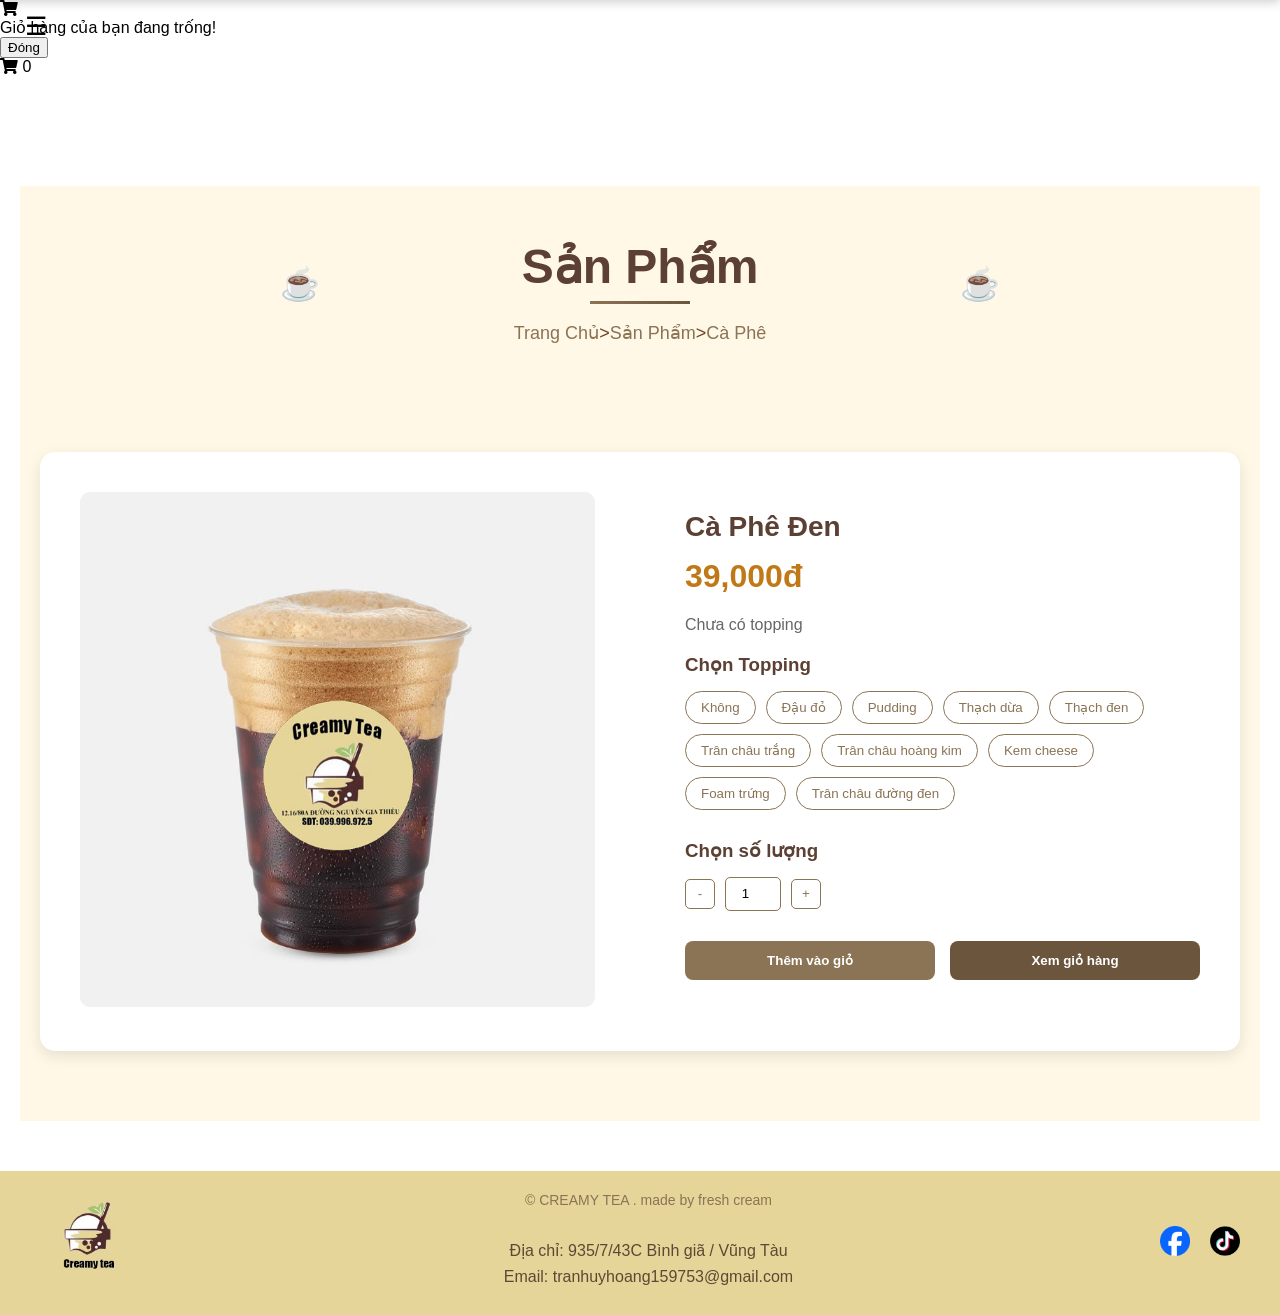
<file: capheden.html>
<!DOCTYPE html>
<html lang="vi">
<head>
    <meta charset="UTF-8">
    <meta name="viewport" content="width=device-width, initial-scale=1.0">
    <title>Chi tiết sản phẩm - Creamy Tea</title>
    <link rel="stylesheet" href="Styles/trasuakemdau.css">
    <link rel="stylesheet" href="https://cdnjs.cloudflare.com/ajax/libs/font-awesome/5.15.4/css/all.min.css">
</head>
<body>
<div class="tong">
    <!-- Thêm icon giỏ hàng vào đây -->
    <div class="notification-modal" id="notification-modal">
        <div class="modal-content">
            <div class="modal-icon">
                <i class="fas fa-shopping-cart"></i>
            </div>
            <div class="modal-text">Giỏ hàng của bạn đang trống!</div>
            <button class="modal-close">Đóng</button>
        </div>
    </div>
    <div class="cart-icon">
        <i class="fas fa-shopping-cart"></i>
        <span class="cart-count">0</span>
    </div>

    <div class="header">
        <div class="tren">
            <div class="iconcha">
                <div class="icon">☰</div>
            </div>
            <div class="menu">
                <nav>
                    <a href="index.html">Trang Chủ</a>
                    <a href="index2.html">Về Chúng Tôi</a>
                    <a href="menu.html">Menu</a>
                    <a href="tintuc.html">Tin Tức</a>
                    <a href="#">Liên hệ</a>
                </nav>
            </div>
        </div>
    </div>

    <div class="menu-container" style="background-color: #FFF8E7;">
        <div class="menu-header">
            <h1>Sản Phẩm</h1>
            <p><a href="index.html">Trang Chủ</a>><a href="menu.html">Sản Phẩm</a>><a href="capheden.html">Cà Phê</a></p>
        </div>

        <div class="product-container">
            <div class="product-image">
                <img src="images/cafe/cafe den.jpg" alt="Sản phẩm">
            </div>
            <div class="product-details">
                <h1 class="product-title">Cà Phê Đen</h1>
                <div class="product-price">39,000đ</div>
                <p class="topping-note">Chưa có topping</p>
                
                <div class="topping-section">
                    <h3>Chọn Topping</h3>
                    <div class="topping-options">
                        <button class="topping-btn">Không</button>
                        <button class="topping-btn">Đậu đỏ</button>
                        <button class="topping-btn">Pudding</button>
                        <button class="topping-btn">Thạch dừa</button>
                        <button class="topping-btn">Thạch đen</button>
                        <button class="topping-btn">Trân châu trắng</button>
                        <button class="topping-btn">Trân châu hoàng kim</button>
                        <button class="topping-btn">Kem cheese</button>
                        <button class="topping-btn">Foam trứng</button>
                        <button class="topping-btn">Trân châu đường đen</button>
                    </div>
                </div>

                <div class="quantity-section">
                    <h3>Chọn số lượng</h3>
                    <div class="quantity-control">
                        <button class="quantity-btn minus">-</button>
                        <input type="number" value="1" min="1" class="quantity-input">
                        <button class="quantity-btn plus">+</button>
                    </div>
                </div>

                <div class="action-buttons">
                    <button class="add-to-cart">Thêm vào giỏ</button>
                    <button class="buy-now">Xem giỏ hàng</button>
                </div>
            </div>
        </div>
    </div>

    <div class="bottom">
        <div class="bottom-content">
            <div class="logo">
                <img src="Logo/logo.jpg" alt="Creamy Tea Logo">
            </div>
            <div class="info-container">
                <div class="copyright">
                    © CREAMY TEA . made by fresh cream
                </div>
                <div class="contact-info">
                    <p class="address">Địa chỉ: 935/7/43C Bình giã / Vũng Tàu</p>
                    <p class="email">Email: tranhuyhoang159753@gmail.com</p>
                </div>
            </div>
            <div class="social-icons">
                <a href="https://www.facebook.com/profile.php?id=100065041573512&locale=vi_VN">
                    <img src="images/facebook logos vector (AI, EPS, SVG, PDF, CDR) free download_preview_rev_1.png" alt="Facebook">
                </a>
                <a href="https://www.tiktok.com/@hoangtran.chm?lang=vi-VN">
                    <img src="images/Tik Tok Icon Circle PNG Transparent With Clear Background ID 473286 _ TopPNG_preview_rev_1.png" alt="TikTok">
                </a>
            </div>
        </div>
    </div>
</div>

<script>
    // Menu toggle
    document.querySelector('.icon').addEventListener('click', function() {
        document.querySelector('.menu').classList.toggle('active');
        this.classList.toggle('active');
        this.innerHTML = this.classList.contains('active') ? '✖' : '☰';
    });

    // Quantity control
    const quantityInput = document.querySelector('.quantity-input');
    let currentQuantity = 1;

    document.querySelector('.minus').addEventListener('click', () => {
        if (currentQuantity > 1) {
            currentQuantity--;
            quantityInput.value = currentQuantity;
        }
    });

    document.querySelector('.plus').addEventListener('click', () => {
        currentQuantity++;
        quantityInput.value = currentQuantity;
    });

    // Cập nhật khi người dùng nhập trực tiếp
    quantityInput.addEventListener('change', (e) => {
        let value = parseInt(e.target.value);
        if (value < 1) value = 1;
        currentQuantity = value;
        quantityInput.value = currentQuantity;
    });

    // Topping selection
    const toppingBtns = document.querySelectorAll('.topping-btn');
    toppingBtns.forEach(btn => {
        btn.addEventListener('click', () => {
            btn.classList.toggle('active');
        });
    });

    // Khởi tạo giỏ hàng từ localStorage hoặc tạo mới
    let cart = JSON.parse(localStorage.getItem('cart')) || [];

    // Cập nhật số lượng hiển thị trên icon giỏ hàng
    function updateCartIcon() {
        const cartCount = document.querySelector('.cart-count');
        const totalItems = cart.reduce((total, item) => total + item.quantity, 0);
        cartCount.textContent = totalItems;
    }

    // Xử lý thêm vào giỏ hàng
    document.querySelector('.add-to-cart').addEventListener('click', function(e) {
        // Lấy thông tin sản phẩm
        const product = {
            name: document.querySelector('.product-title').textContent,
            price: document.querySelector('.product-price').textContent,
            image: document.querySelector('.product-image img').src,
            quantity: currentQuantity,
            toppings: Array.from(document.querySelectorAll('.topping-btn.active'))
                         .map(btn => btn.textContent)
        };

        // Kiểm tra sản phẩm đã có trong giỏ hàng chưa
        const existingProductIndex = cart.findIndex(item => 
            item.name === product.name && 
            JSON.stringify(item.toppings) === JSON.stringify(product.toppings)
        );

        if (existingProductIndex !== -1) {
            cart[existingProductIndex].quantity += currentQuantity;
        } else {
            cart.push(product);
        }

        // Lưu giỏ hàng vào localStorage
        localStorage.setItem('cart', JSON.stringify(cart));

        // Tạo hiệu ứng bay vào giỏ
        for(let i = 0; i < currentQuantity; i++) {
            setTimeout(() => {
                const flyingDot = document.createElement('div');
                flyingDot.className = 'flying-item';
                
                const buttonRect = this.getBoundingClientRect();
                flyingDot.style.left = buttonRect.left + 'px';
                flyingDot.style.top = buttonRect.top + 'px';
                
                document.body.appendChild(flyingDot);
                
                const cart = document.querySelector('.cart-icon');
                const cartRect = cart.getBoundingClientRect();
                
                setTimeout(() => {
                    flyingDot.style.left = cartRect.left + 'px';
                    flyingDot.style.top = cartRect.top + 'px';
                    flyingDot.style.opacity = '0';
                    flyingDot.style.transform = 'scale(0.3)';
                    
                    setTimeout(() => {
                        updateCartIcon();
                        document.body.removeChild(flyingDot);
                    }, 800);
                }, 0);
            }, i * 200);
        }
    });

    // Cập nhật số lượng ban đầu
    updateCartIcon();

    // Chuyển đến trang giỏ hàng khi click vào icon hoặc nút xem giỏ hàng
    // Hiển thị modal thông báo
    function showNotification() {
        const modal = document.getElementById('notification-modal');
        modal.style.display = 'flex';
    }
    
    // Đóng modal khi click nút đóng
    document.querySelector('.modal-close').addEventListener('click', () => {
        document.getElementById('notification-modal').style.display = 'none';
    });
    
    // Đóng modal khi click bên ngoài
    document.getElementById('notification-modal').addEventListener('click', (e) => {
        if (e.target === document.getElementById('notification-modal')) {
            document.getElementById('notification-modal').style.display = 'none';
        }
    });
    
    // Sửa lại event listener cho cart icon và nút xem giỏ hàng
    document.querySelector('.cart-icon').addEventListener('click', () => {
        const cartCount = document.querySelector('.cart-count');
        if (parseInt(cartCount.textContent) === 0) {
            showNotification();
            return;
        }
        window.location.href = 'cart.html';
    });
    
    document.querySelector('.buy-now').addEventListener('click', () => {
        const cartCount = document.querySelector('.cart-count');
        if (parseInt(cartCount.textContent) === 0) {
            showNotification();
            return;
        }
        window.location.href = 'cart.html';
    });
    
</script>
</body>
</html>
</file>
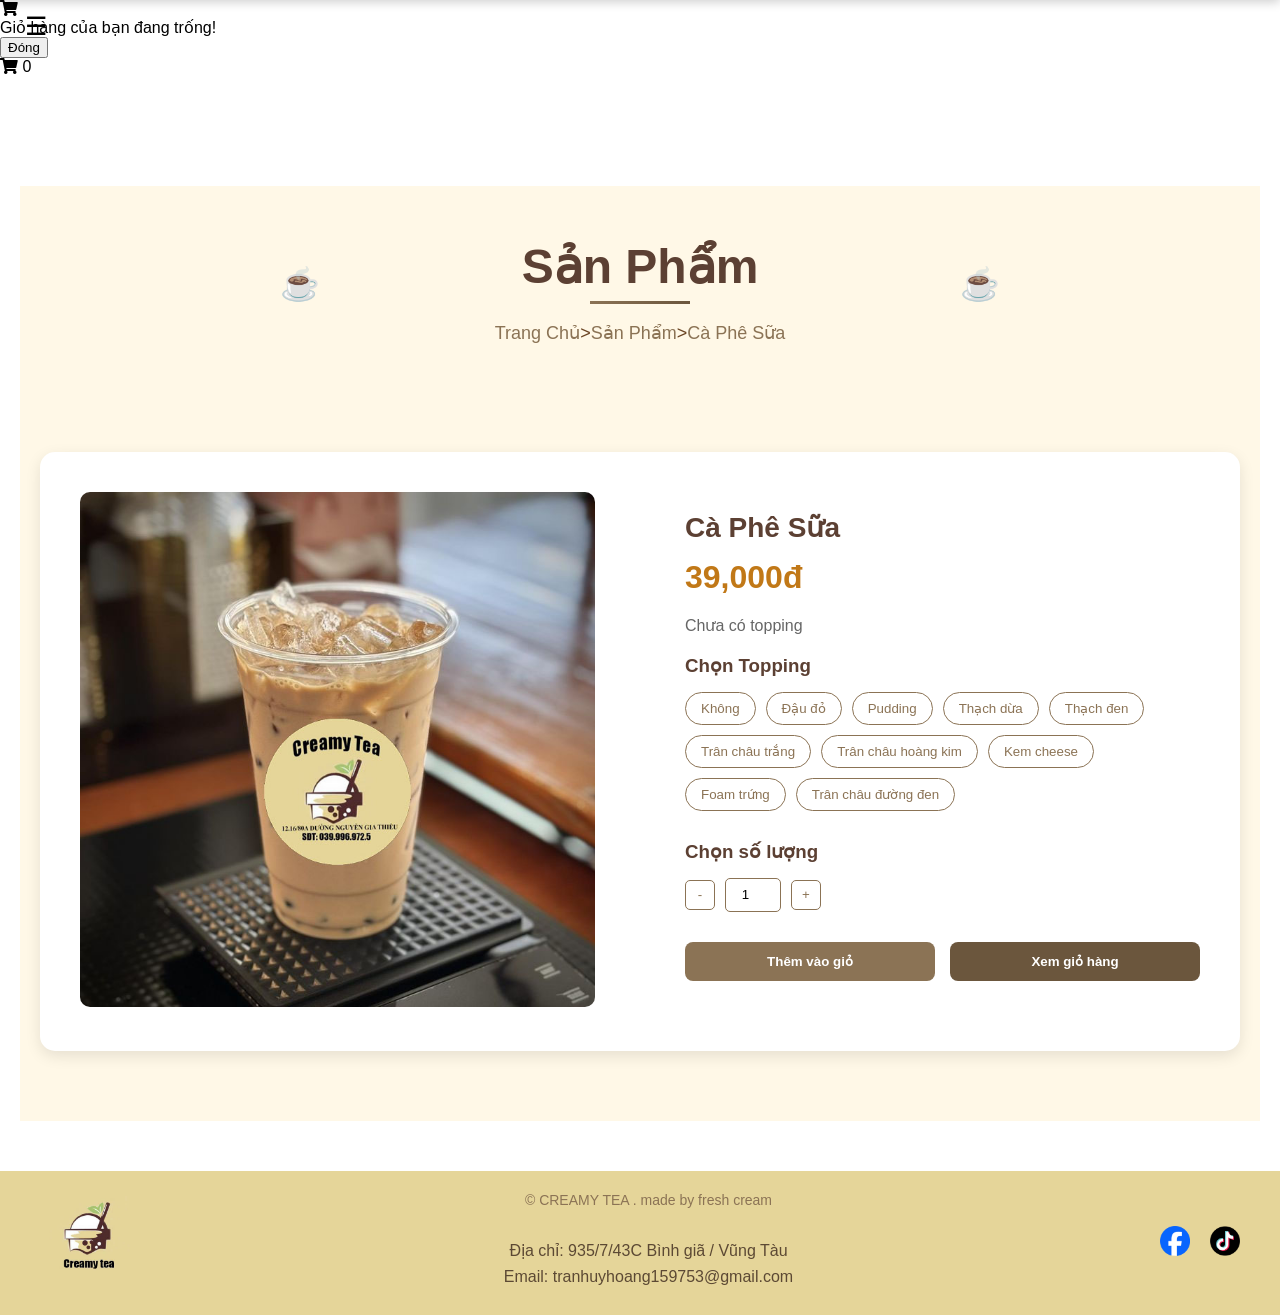
<file: caphesua.html>
<!DOCTYPE html>
<html lang="vi">
<head>
    <meta charset="UTF-8">
    <meta name="viewport" content="width=device-width, initial-scale=1.0">
    <title>Chi tiết sản phẩm - Creamy Tea</title>
    <link rel="stylesheet" href="Styles/trasuakemdau.css">
    <link rel="stylesheet" href="https://cdnjs.cloudflare.com/ajax/libs/font-awesome/5.15.4/css/all.min.css">
</head>
<body>
<div class="tong">
    <!-- Thêm icon giỏ hàng vào đây -->
    <div class="notification-modal" id="notification-modal">
        <div class="modal-content">
            <div class="modal-icon">
                <i class="fas fa-shopping-cart"></i>
            </div>
            <div class="modal-text">Giỏ hàng của bạn đang trống!</div>
            <button class="modal-close">Đóng</button>
        </div>
    </div>
    <div class="cart-icon">
        <i class="fas fa-shopping-cart"></i>
        <span class="cart-count">0</span>
    </div>

    <div class="header">
        <div class="tren">
            <div class="iconcha">
                <div class="icon">☰</div>
            </div>
            <div class="menu">
                <nav>
                    <a href="index.html">Trang Chủ</a>
                    <a href="index2.html">Về Chúng Tôi</a>
                    <a href="menu.html">Menu</a>
                    <a href="tintuc.html">Tin Tức</a>
                    <a href="#">Liên hệ</a>
                </nav>
            </div>
        </div>
    </div>

    <div class="menu-container" style="background-color: #FFF8E7;">
        <div class="menu-header">
            <h1>Sản Phẩm</h1>
            <p><a href="index.html">Trang Chủ</a>><a href="menu.html">Sản Phẩm</a>><a href="caphesua.html">Cà Phê Sữa</a></p>
        </div>

        <div class="product-container">
            <div class="product-image">
                <img src="images/cafe/cafe sua.jpg" alt="Sản phẩm">
            </div>
            <div class="product-details">
                <h1 class="product-title">Cà Phê Sữa</h1>
                <div class="product-price">39,000đ</div>
                <p class="topping-note">Chưa có topping</p>
                
                <div class="topping-section">
                    <h3>Chọn Topping</h3>
                    <div class="topping-options">
                        <button class="topping-btn">Không</button>
                        <button class="topping-btn">Đậu đỏ</button>
                        <button class="topping-btn">Pudding</button>
                        <button class="topping-btn">Thạch dừa</button>
                        <button class="topping-btn">Thạch đen</button>
                        <button class="topping-btn">Trân châu trắng</button>
                        <button class="topping-btn">Trân châu hoàng kim</button>
                        <button class="topping-btn">Kem cheese</button>
                        <button class="topping-btn">Foam trứng</button>
                        <button class="topping-btn">Trân châu đường đen</button>
                    </div>
                </div>

                <div class="quantity-section">
                    <h3>Chọn số lượng</h3>
                    <div class="quantity-control">
                        <button class="quantity-btn minus">-</button>
                        <input type="number" value="1" min="1" class="quantity-input">
                        <button class="quantity-btn plus">+</button>
                    </div>
                </div>

                <div class="action-buttons">
                    <button class="add-to-cart">Thêm vào giỏ</button>
                    <button class="buy-now">Xem giỏ hàng</button>
                </div>
            </div>
        </div>
    </div>

    <div class="bottom">
        <div class="bottom-content">
            <div class="logo">
                <img src="Logo/logo.jpg" alt="Creamy Tea Logo">
            </div>
            <div class="info-container">
                <div class="copyright">
                    © CREAMY TEA . made by fresh cream
                </div>
                <div class="contact-info">
                    <p class="address">Địa chỉ: 935/7/43C Bình giã / Vũng Tàu</p>
                    <p class="email">Email: tranhuyhoang159753@gmail.com</p>
                </div>
            </div>
            <div class="social-icons">
                <a href="https://www.facebook.com/profile.php?id=100065041573512&locale=vi_VN">
                    <img src="images/facebook logos vector (AI, EPS, SVG, PDF, CDR) free download_preview_rev_1.png" alt="Facebook">
                </a>
                <a href="https://www.tiktok.com/@hoangtran.chm?lang=vi-VN">
                    <img src="images/Tik Tok Icon Circle PNG Transparent With Clear Background ID 473286 _ TopPNG_preview_rev_1.png" alt="TikTok">
                </a>
            </div>
        </div>
    </div>
</div>

<script>
    // Menu toggle
    document.querySelector('.icon').addEventListener('click', function() {
        document.querySelector('.menu').classList.toggle('active');
        this.classList.toggle('active');
        this.innerHTML = this.classList.contains('active') ? '✖' : '☰';
    });

    // Quantity control
    const quantityInput = document.querySelector('.quantity-input');
    let currentQuantity = 1;

    document.querySelector('.minus').addEventListener('click', () => {
        if (currentQuantity > 1) {
            currentQuantity--;
            quantityInput.value = currentQuantity;
        }
    });

    document.querySelector('.plus').addEventListener('click', () => {
        currentQuantity++;
        quantityInput.value = currentQuantity;
    });

    // Cập nhật khi người dùng nhập trực tiếp
    quantityInput.addEventListener('change', (e) => {
        let value = parseInt(e.target.value);
        if (value < 1) value = 1;
        currentQuantity = value;
        quantityInput.value = currentQuantity;
    });

    // Topping selection
    const toppingBtns = document.querySelectorAll('.topping-btn');
    toppingBtns.forEach(btn => {
        btn.addEventListener('click', () => {
            btn.classList.toggle('active');
        });
    });

    // Khởi tạo giỏ hàng từ localStorage hoặc tạo mới
    let cart = JSON.parse(localStorage.getItem('cart')) || [];

    // Cập nhật số lượng hiển thị trên icon giỏ hàng
    function updateCartIcon() {
        const cartCount = document.querySelector('.cart-count');
        const totalItems = cart.reduce((total, item) => total + item.quantity, 0);
        cartCount.textContent = totalItems;
    }

    // Xử lý thêm vào giỏ hàng
    document.querySelector('.add-to-cart').addEventListener('click', function(e) {
        // Lấy thông tin sản phẩm
        const product = {
            name: document.querySelector('.product-title').textContent,
            price: document.querySelector('.product-price').textContent,
            image: document.querySelector('.product-image img').src,
            quantity: currentQuantity,
            toppings: Array.from(document.querySelectorAll('.topping-btn.active'))
                         .map(btn => btn.textContent)
        };

        // Kiểm tra sản phẩm đã có trong giỏ hàng chưa
        const existingProductIndex = cart.findIndex(item => 
            item.name === product.name && 
            JSON.stringify(item.toppings) === JSON.stringify(product.toppings)
        );

        if (existingProductIndex !== -1) {
            cart[existingProductIndex].quantity += currentQuantity;
        } else {
            cart.push(product);
        }

        // Lưu giỏ hàng vào localStorage
        localStorage.setItem('cart', JSON.stringify(cart));

        // Tạo hiệu ứng bay vào giỏ
        for(let i = 0; i < currentQuantity; i++) {
            setTimeout(() => {
                const flyingDot = document.createElement('div');
                flyingDot.className = 'flying-item';
                
                const buttonRect = this.getBoundingClientRect();
                flyingDot.style.left = buttonRect.left + 'px';
                flyingDot.style.top = buttonRect.top + 'px';
                
                document.body.appendChild(flyingDot);
                
                const cart = document.querySelector('.cart-icon');
                const cartRect = cart.getBoundingClientRect();
                
                setTimeout(() => {
                    flyingDot.style.left = cartRect.left + 'px';
                    flyingDot.style.top = cartRect.top + 'px';
                    flyingDot.style.opacity = '0';
                    flyingDot.style.transform = 'scale(0.3)';
                    
                    setTimeout(() => {
                        updateCartIcon();
                        document.body.removeChild(flyingDot);
                    }, 800);
                }, 0);
            }, i * 200);
        }
    });

    // Cập nhật số lượng ban đầu
    updateCartIcon();

    // Chuyển đến trang giỏ hàng khi click vào icon hoặc nút xem giỏ hàng
    // Hiển thị modal thông báo
    function showNotification() {
        const modal = document.getElementById('notification-modal');
        modal.style.display = 'flex';
    }
    
    // Đóng modal khi click nút đóng
    document.querySelector('.modal-close').addEventListener('click', () => {
        document.getElementById('notification-modal').style.display = 'none';
    });
    
    // Đóng modal khi click bên ngoài
    document.getElementById('notification-modal').addEventListener('click', (e) => {
        if (e.target === document.getElementById('notification-modal')) {
            document.getElementById('notification-modal').style.display = 'none';
        }
    });
    
    // Sửa lại event listener cho cart icon và nút xem giỏ hàng
    document.querySelector('.cart-icon').addEventListener('click', () => {
        const cartCount = document.querySelector('.cart-count');
        if (parseInt(cartCount.textContent) === 0) {
            showNotification();
            return;
        }
        window.location.href = 'cart.html';
    });
    
    document.querySelector('.buy-now').addEventListener('click', () => {
        const cartCount = document.querySelector('.cart-count');
        if (parseInt(cartCount.textContent) === 0) {
            showNotification();
            return;
        }
        window.location.href = 'cart.html';
    });
    
</script>
</body>
</html>
</file>
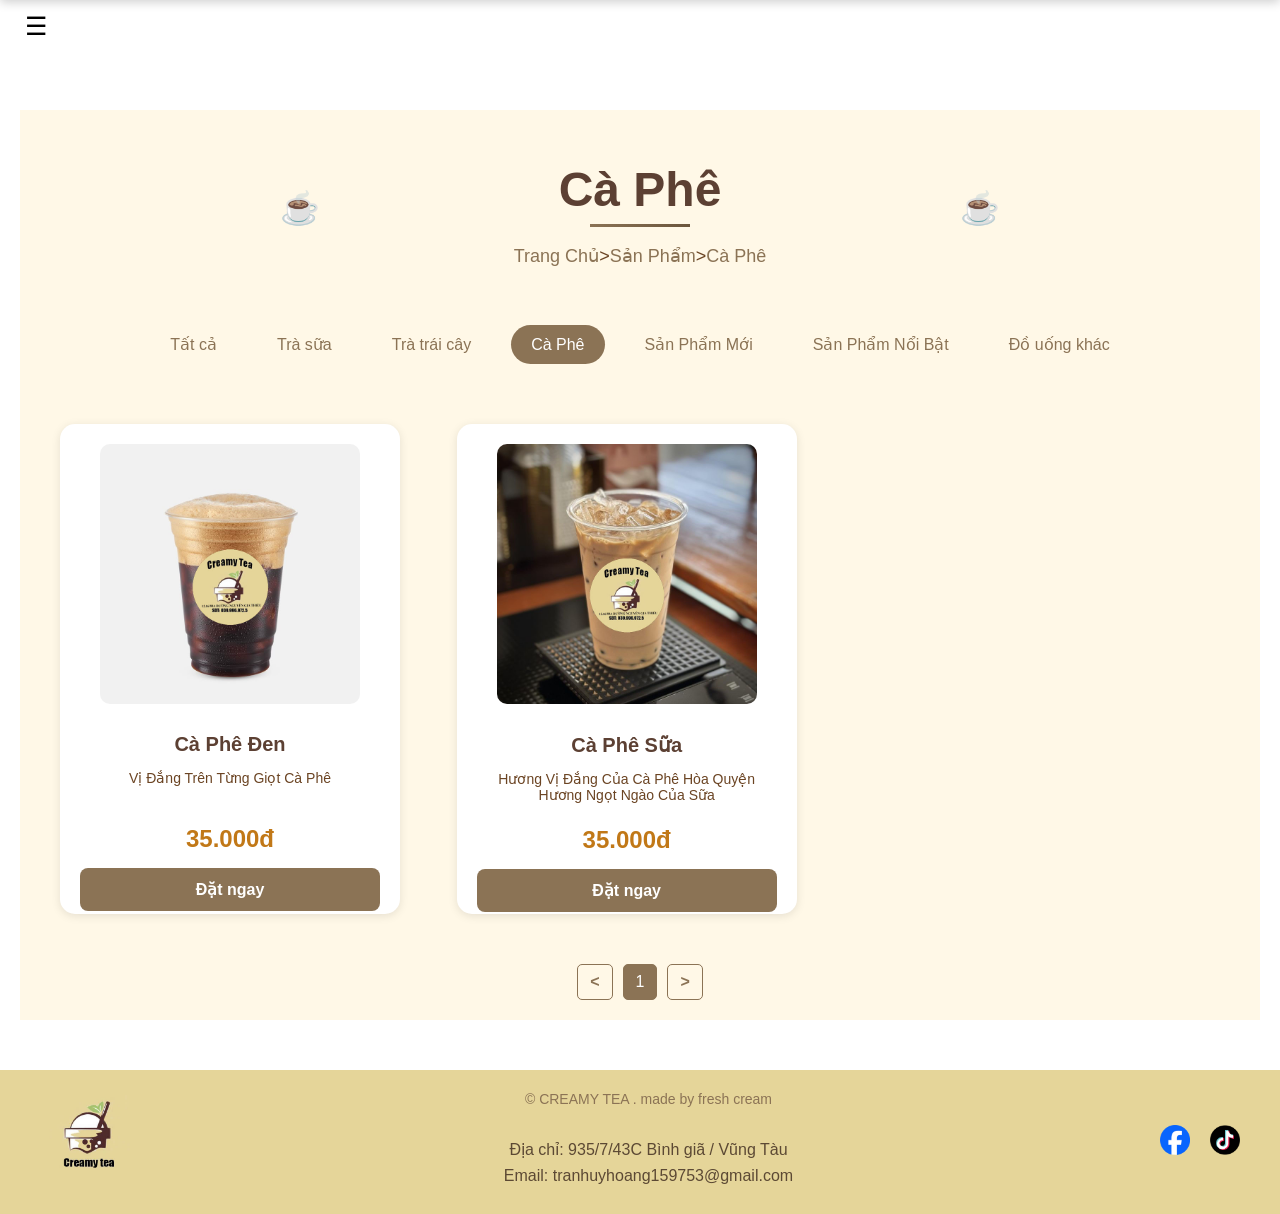
<file: coffee.html>
<!DOCTYPE html>
<html lang="vi">
<head>
    <meta charset="UTF-8">
    <meta name="viewport" content="width=device-width, initial-scale=1.0">
    <title>Menu - Creamy Tea</title>
    <link rel="stylesheet" href="Styles/milktea.css">
</head>
<body>
<div class="tong">
    <div class="header">
        <div class="tren">
            <div class="iconcha">
                <div class="icon">☰</div>
            </div>
            <div class="menu">
                <nav>
                    <a href="index.html">Trang Chủ</a>
                    <a href="index2.html">Về Chúng Tôi</a>
                    <a href="menu.html">Menu</a>
                    <a href="tintuc.html">Tin Tức</a>
                    <a href="#">Liên hệ</a>
                </nav>
            </div>
        </div>
    </div>

    <div class="menu-container" style="background-color: #FFF8E7;">
        <div class="menu-header">
            <h1>Cà Phê</h1>
            <p><a href="index.html">Trang Chủ</a>><a href="menu.html">Sản Phẩm</a>><a href="coffee.html">Cà Phê</a></p>
            <p></p>
        </div>

        <div class="filter-container">
            <a href="menu.html"><button class="filter-btn ">Tất cả</button></a>
            <a href="milk-tea.html"><button class="filter-btn">Trà sữa</button></a>
            <a href="fruit-tea.html"><button class="filter-btn">Trà trái cây</button></a>
            <a href="coffee.html"><button class="filter-btn active">Cà Phê</button></a>
            <a href="sanphammoi.html"><button class="filter-btn">Sản Phẩm Mới</button></a>
            <a href="sanphamnoibat.html"><button class="filter-btn">Sản Phẩm Nổi Bật</button></a>
            <a href="others.html"><button class="filter-btn">Đồ uống khác</button></a>
        </div>

        <div class="products-grid">
            <!-- Sản phẩm mẫu - có thể nhân bản và chỉnh sửa -->
          
            <div class="product-card">
                <a href="trasuakemdau.html" class="product-link">
                    <img src="images/cafe/cafe den.jpg" alt="Trà sữa truyền thống">
                    <div class="product-info">
                        <h3>Cà Phê Đen</h3>
                        <p class="description">Vị Đắng Trên Từng Giọt Cà Phê</p>
                        <div class="price">35.000đ</div>
                        <button class="order-now">Đặt ngay</button>
                    </div>
                </a>
            </div>
            <div class="product-card">
                <a href="trasuakemdau.html" class="product-link">
                    <img src="images/cafe/cafe sua.jpg" alt="Trà sữa truyền thống">
                    <div class="product-info">
                        <h3>Cà Phê Sữa</h3>
                        <p class="description">Hương Vị Đắng Của Cà Phê Hòa Quyện Hương Ngọt Ngào Của Sữa</p>
                        <div class="price">35.000đ</div>
                        <button class="order-now">Đặt ngay</button>
                    </div>
                </a>
            </div>
        </div>

        <!-- Thêm phan trang -->
        <div class="pagination">
            <a href="#" class="prev-page">&lt;</a>
            <div class="page-numbers">
                <a href="#" class="page active">1</a>
                <a href="#" class="page">2</a>
                <a href="#" class="page">3</a>
            </div>
            <a href="#" class="next-page">&gt;</a>
        </div>
    </div>

    <div class="bottom">
        <div class="bottom-content">
            <div class="logo">
                <img src="Logo/logo.jpg" alt="Creamy Tea Logo">
            </div>
            <div class="info-container">
                <div class="copyright">
                    © CREAMY TEA . made by fresh cream
                </div>
                <div class="contact-info">
                    <p class="address">Địa chỉ: 935/7/43C Bình giã / Vũng Tàu</p>
                    <p class="email">Email: tranhuyhoang159753@gmail.com</p>
                </div>
            </div>
            <div class="social-icons">
                <a href="https://www.facebook.com/profile.php?id=100065041573512&locale=vi_VN">
                    <img src="images/facebook logos vector (AI, EPS, SVG, PDF, CDR) free download_preview_rev_1.png" alt="Facebook">
                </a>
                <a href="https://www.tiktok.com/@hoangtran.chm?lang=vi-VN">
                    <img src="images/Tik Tok Icon Circle PNG Transparent With Clear Background ID 473286 _ TopPNG_preview_rev_1.png" alt="TikTok">
                </a>
            </div>
        </div>
    </div>
</div>

<script>
    document.querySelector('.icon').addEventListener('click', function() {
        document.querySelector('.menu').classList.toggle('active');
        this.classList.toggle('active');
        this.innerHTML = this.classList.contains('active') ? '✖' : '☰';
    });

    // Xử lý filter buttons
    const filterBtns = document.querySelectorAll('.filter-btn');
    filterBtns.forEach(btn => {
        btn.addEventListener('click', () => {
            filterBtns.forEach(b => b.classList.remove('active'));
            btn.classList.add('active');
            // Thêm logic lọc sản phẩm ở đây
        });
    });

    // Xử lý phân trang động
    const products = document.querySelectorAll('.product-card');
    let currentPage = 1;
    let itemsPerPage = 9; // Cố định số sản phẩm mỗi trang

    function showPage(page) {
        const start = (page - 1) * itemsPerPage;
        const end = start + itemsPerPage;

        products.forEach((product, index) => {
            if (index >= start && index < end) {
                product.style.display = 'block';
            } else {
                product.style.display = 'none';
            }
        });
    }

    function updatePagination() {
        const totalPages = Math.ceil(products.length / itemsPerPage);
        const pageNumbers = document.querySelector('.page-numbers');
        pageNumbers.innerHTML = '';
        
        for(let i = 1; i <= totalPages; i++) {
            const pageLink = document.createElement('a');
            pageLink.href = '#';
            pageLink.className = `page ${i === currentPage ? 'active' : ''}`;
            pageLink.textContent = i;
            pageLink.addEventListener('click', (e) => {
                e.preventDefault();
                currentPage = i;
                showPage(currentPage);
                updatePaginationUI();
            });
            pageNumbers.appendChild(pageLink);
        }
    }

    // Khởi tạo ban đầu
    updatePagination();
    showPage(1);

    // Xử lý nút Previous và Next
    document.querySelector('.prev-page').addEventListener('click', (e) => {
        e.preventDefault();
        if (currentPage > 1) {
            currentPage--;
            showPage(currentPage);
            updatePaginationUI();
        }
    });

    document.querySelector('.next-page').addEventListener('click', (e) => {
        e.preventDefault();
        const totalPages = Math.ceil(products.length / itemsPerPage);
        if (currentPage < totalPages) {
            currentPage++;
            showPage(currentPage);
            updatePaginationUI();
        }
    });

    function updatePaginationUI() {
        document.querySelectorAll('.pagination .page').forEach(pageBtn => {
            pageBtn.classList.remove('active');
            if (parseInt(pageBtn.textContent) === currentPage) {
                pageBtn.classList.add('active');
            }
        });
    }
</script>
</body>
</html>
</file>
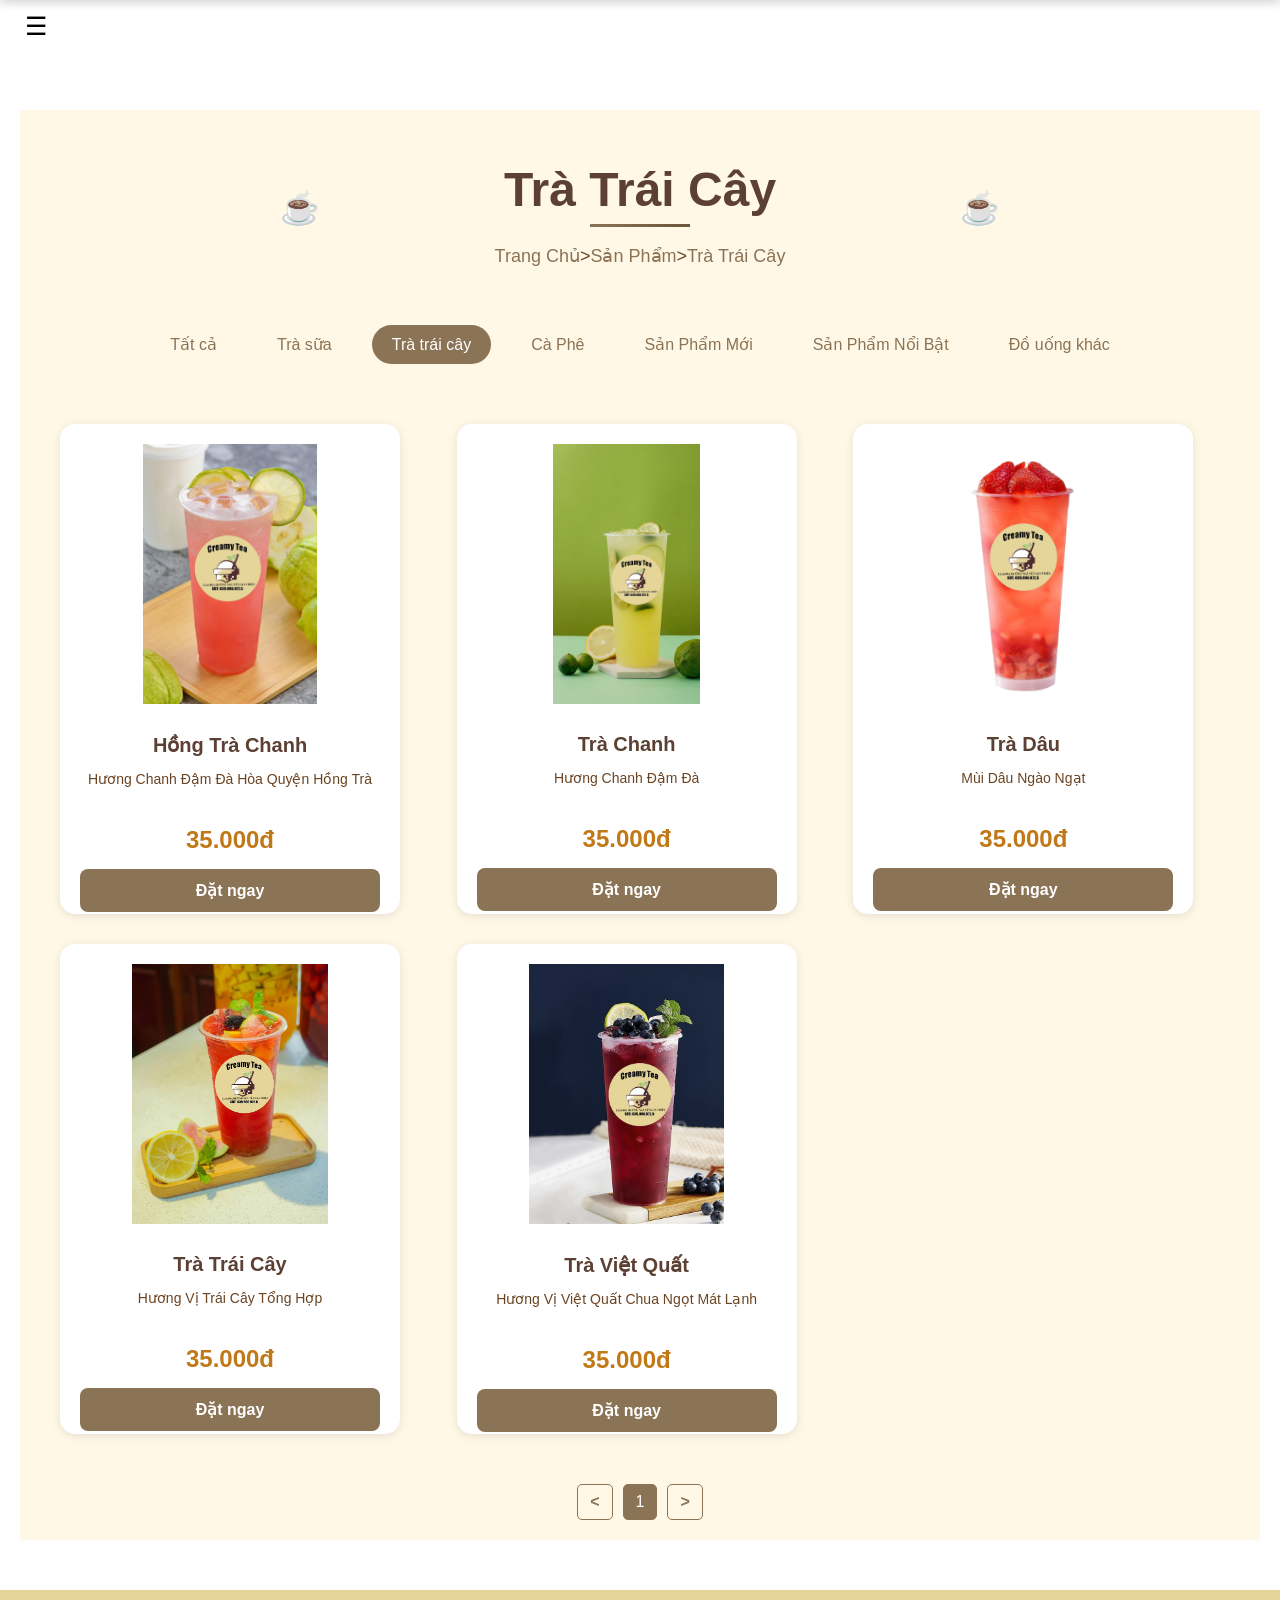
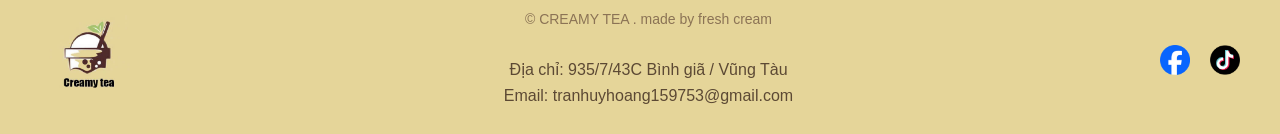
<file: fruit-tea.html>
<!DOCTYPE html>
<html lang="vi">
<head>
    <meta charset="UTF-8">
    <meta name="viewport" content="width=device-width, initial-scale=1.0">
    <title>Menu - Creamy Tea</title>
    <link rel="stylesheet" href="Styles/milktea.css">
</head>
<body>
<div class="tong">
    <div class="header">
        <div class="tren">
            <div class="iconcha">
                <div class="icon">☰</div>
            </div>
            <div class="menu">
                <nav>
                    <a href="index.html">Trang Chủ</a>
                    <a href="index2.html">Về Chúng Tôi</a>
                    <a href="menu.html">Menu</a>
                    <a href="tintuc.html">Tin Tức</a>
                    <a href="#">Liên hệ</a>
                </nav>
            </div>
        </div>
    </div>

    <div class="menu-container" style="background-color: #FFF8E7;">
        <div class="menu-header">
            <h1>Trà Trái Cây</h1>
            <p><a href="index.html">Trang Chủ</a>><a href="menu.html">Sản Phẩm</a>><a href="fruit-tea.html">Trà Trái Cây</a></p>

            <p></p>
        </div>

        <div class="filter-container">
            <a href="menu.html"><button class="filter-btn">Tất cả</button></a>
            <a href="milk-tea.html"><button class="filter-btn">Trà sữa</button></a>
            <a href="fruit-tea.html"><button class="filter-btn active">Trà trái cây</button></a>
            <a href="coffee.html"><button class="filter-btn">Cà Phê</button></a>
            <a href="sanphammoi.html"><button class="filter-btn">Sản Phẩm Mới</button></a>
            <a href="sanphamnoibat.html"><button class="filter-btn">Sản Phẩm Nổi Bật</button></a>
            <a href="others.html"><button class="filter-btn">Đồ uống khác</button></a>
        </div>

        <div class="products-grid">
            <!-- Sản phẩm mẫu - có thể nhân bản và chỉnh sửa -->
           
            <div class="product-card">
                <a href="trasuakemdau.html" class="product-link">
                    <img src="images/tra trai cay/hong tra chanh.jpg" alt="Trà sữa truyền thống">
                    <div class="product-info">
                        <h3>Hồng Trà Chanh</h3>
                        <p class="description">Hương Chanh Đậm Đà Hòa Quyện Hồng Trà</p>
                        <div class="price">35.000đ</div>
                        <button class="order-now">Đặt ngay</button>
                    </div>
                </a>
            </div>
            <div class="product-card">
                <a href="trasuakemdau.html" class="product-link">
                    <img src="images/tra trai cay/tra chanh.jpg" alt="Trà sữa truyền thống">
                    <div class="product-info">
                        <h3>Trà Chanh</h3>
                        <p class="description">Hương Chanh Đậm Đà</p>
                        <div class="price">35.000đ</div>
                        <button class="order-now">Đặt ngay</button>
                    </div>
                </a>
            </div>
            <div class="product-card">
                <a href="trasuakemdau.html" class="product-link">
                    <img src="images/tra trai cay/tra dau_preview_rev_1.png" alt="Trà sữa truyền thống">
                    <div class="product-info">
                        <h3>Trà Dâu</h3>
                        <p class="description">Mùi Dâu Ngào Ngạt</p>
                        <div class="price">35.000đ</div>
                        <button class="order-now">Đặt ngay</button>
                    </div>
                </a>
            </div>
            <div class="product-card">
                <a href="trasuakemdau.html" class="product-link">
                    <img src="images/tra trai cay/tra trai cay.jpg"Trà sữa truyền thống">
                    <div class="product-info">
                        <h3>Trà Trái Cây</h3>
                        <p class="description">Hương Vị Trái Cây Tổng Hợp</p>
                        <div class="price">35.000đ</div>
                        <button class="order-now">Đặt ngay</button>
                    </div>
                </a>
            </div>
            <div class="product-card">
                <a href="trasuakemdau.html" class="product-link">
                    <img src="images/tra trai cay/tra viet quat.jpg" alt="Trà sữa truyền thống">
                    <div class="product-info">
                        <h3>Trà Việt Quất</h3>
                        <p class="description">Hương Vị Việt Quất Chua Ngọt Mát Lạnh</p>
                        <div class="price">35.000đ</div>
                        <button class="order-now">Đặt ngay</button>
                    </div>
                </a>
            </div>
            
          
            <!-- Thêm các sản phẩm khác tương tự -->
        </div>

        <!-- Thêm phan trang -->
        <div class="pagination">
            <a href="#" class="prev-page">&lt;</a>
            <div class="page-numbers">
                <a href="#" class="page active">1</a>
                <a href="#" class="page">2</a>
                <a href="#" class="page">3</a>
            </div>
            <a href="#" class="next-page">&gt;</a>
        </div>
    </div>

    <div class="bottom">
        <div class="bottom-content">
            <div class="logo">
                <img src="Logo/logo.jpg" alt="Creamy Tea Logo">
            </div>
            <div class="info-container">
                <div class="copyright">
                    © CREAMY TEA . made by fresh cream
                </div>
                <div class="contact-info">
                    <p class="address">Địa chỉ: 935/7/43C Bình giã / Vũng Tàu</p>
                    <p class="email">Email: tranhuyhoang159753@gmail.com</p>
                </div>
            </div>
            <div class="social-icons">
                <a href="https://www.facebook.com/profile.php?id=100065041573512&locale=vi_VN">
                    <img src="images/facebook logos vector (AI, EPS, SVG, PDF, CDR) free download_preview_rev_1.png" alt="Facebook">
                </a>
                <a href="https://www.tiktok.com/@hoangtran.chm?lang=vi-VN">
                    <img src="images/Tik Tok Icon Circle PNG Transparent With Clear Background ID 473286 _ TopPNG_preview_rev_1.png" alt="TikTok">
                </a>
            </div>
        </div>
    </div>
</div>

<script>
    document.querySelector('.icon').addEventListener('click', function() {
        document.querySelector('.menu').classList.toggle('active');
        this.classList.toggle('active');
        this.innerHTML = this.classList.contains('active') ? '✖' : '☰';
    });

    // Xử lý filter buttons
    const filterBtns = document.querySelectorAll('.filter-btn');
    filterBtns.forEach(btn => {
        btn.addEventListener('click', () => {
            filterBtns.forEach(b => b.classList.remove('active'));
            btn.classList.add('active');
            // Thêm logic lọc sản phẩm ở đây
        });
    });

    // Xử lý phân trang động
    const products = document.querySelectorAll('.product-card');
    let currentPage = 1;
    let itemsPerPage = 9; // Cố định số sản phẩm mỗi trang

    function showPage(page) {
        const start = (page - 1) * itemsPerPage;
        const end = start + itemsPerPage;

        products.forEach((product, index) => {
            if (index >= start && index < end) {
                product.style.display = 'block';
            } else {
                product.style.display = 'none';
            }
        });
    }

    function updatePagination() {
        const totalPages = Math.ceil(products.length / itemsPerPage);
        const pageNumbers = document.querySelector('.page-numbers');
        pageNumbers.innerHTML = '';
        
        for(let i = 1; i <= totalPages; i++) {
            const pageLink = document.createElement('a');
            pageLink.href = '#';
            pageLink.className = `page ${i === currentPage ? 'active' : ''}`;
            pageLink.textContent = i;
            pageLink.addEventListener('click', (e) => {
                e.preventDefault();
                currentPage = i;
                showPage(currentPage);
                updatePaginationUI();
            });
            pageNumbers.appendChild(pageLink);
        }
    }

    // Khởi tạo ban đầu
    updatePagination();
    showPage(1);

    // Xử lý nút Previous và Next
    document.querySelector('.prev-page').addEventListener('click', (e) => {
        e.preventDefault();
        if (currentPage > 1) {
            currentPage--;
            showPage(currentPage);
            updatePaginationUI();
        }
    });

    document.querySelector('.next-page').addEventListener('click', (e) => {
        e.preventDefault();
        const totalPages = Math.ceil(products.length / itemsPerPage);
        if (currentPage < totalPages) {
            currentPage++;
            showPage(currentPage);
            updatePaginationUI();
        }
    });

    function updatePaginationUI() {
        document.querySelectorAll('.pagination .page').forEach(pageBtn => {
            pageBtn.classList.remove('active');
            if (parseInt(pageBtn.textContent) === currentPage) {
                pageBtn.classList.add('active');
            }
        });
    }
</script>
</body>
</html>
</file>
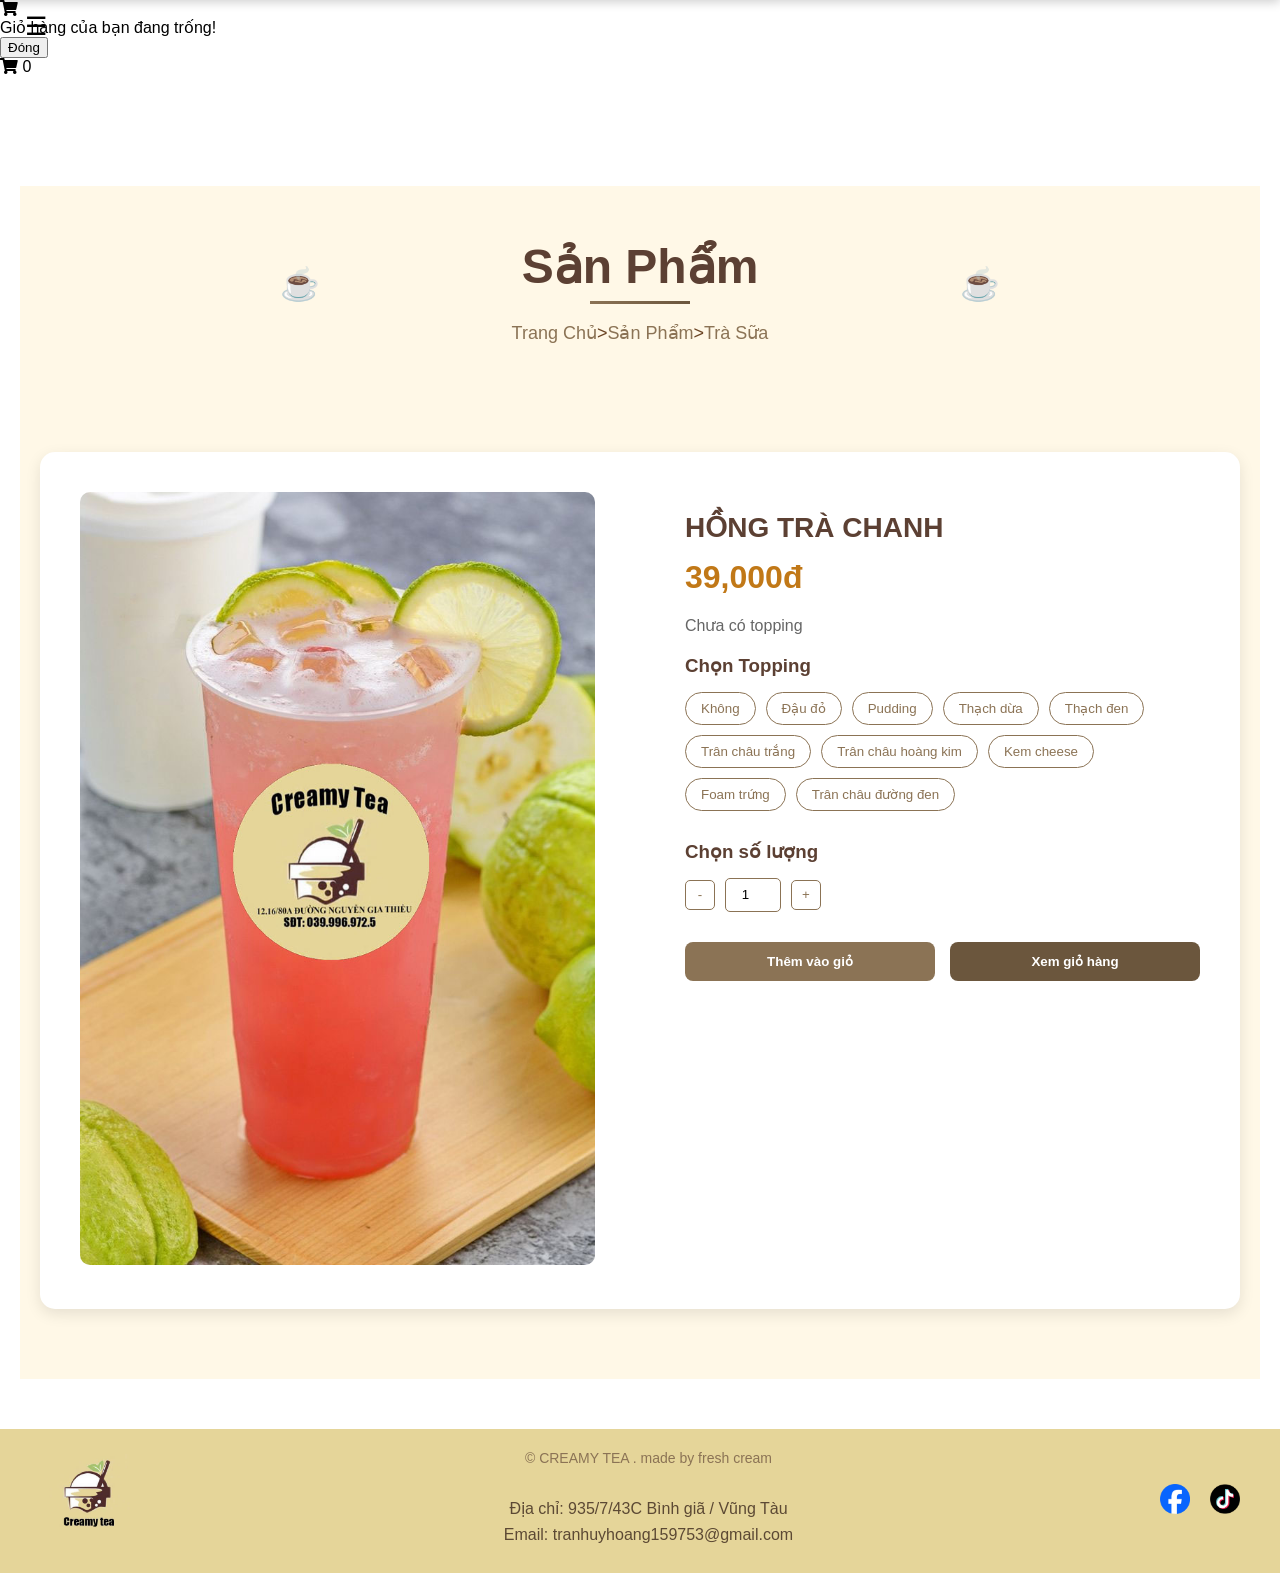
<file: hongtrachanh.html>
<!DOCTYPE html>
<html lang="vi">
<head>
    <meta charset="UTF-8">
    <meta name="viewport" content="width=device-width, initial-scale=1.0">
    <title>Chi tiết sản phẩm - Creamy Tea</title>
    <link rel="stylesheet" href="Styles/trasuakemdau.css">
    <link rel="stylesheet" href="https://cdnjs.cloudflare.com/ajax/libs/font-awesome/5.15.4/css/all.min.css">
</head>
<body>
<div class="tong">
    <!-- Thêm icon giỏ hàng vào đây -->
    <div class="notification-modal" id="notification-modal">
        <div class="modal-content">
            <div class="modal-icon">
                <i class="fas fa-shopping-cart"></i>
            </div>
            <div class="modal-text">Giỏ hàng của bạn đang trống!</div>
            <button class="modal-close">Đóng</button>
        </div>
    </div>
    <div class="cart-icon">
        <i class="fas fa-shopping-cart"></i>
        <span class="cart-count">0</span>
    </div>

    <div class="header">
        <div class="tren">
            <div class="iconcha">
                <div class="icon">☰</div>
            </div>
            <div class="menu">
                <nav>
                    <a href="index.html">Trang Chủ</a>
                    <a href="index2.html">Về Chúng Tôi</a>
                    <a href="menu.html">Menu</a>
                    <a href="tintuc.html">Tin Tức</a>
                    <a href="#">Liên hệ</a>
                </nav>
            </div>
        </div>
    </div>

    <div class="menu-container" style="background-color: #FFF8E7;">
        <div class="menu-header">
            <h1>Sản Phẩm</h1>
            <p><a href="index.html">Trang Chủ</a>><a href="menu.html">Sản Phẩm</a>><a href="milk-tea.html">Trà Sữa</a></p>
        </div>

        <div class="product-container">
            <div class="product-image">
                <img src="images/tra trai cay/hong tra chanh.jpg" alt="Sản phẩm">
            </div>
            <div class="product-details">
                <h1 class="product-title">HỒNG TRÀ CHANH</h1>
                <div class="product-price">39,000đ</div>
                <p class="topping-note">Chưa có topping</p>
                
                <div class="topping-section">
                    <h3>Chọn Topping</h3>
                    <div class="topping-options">
                        <button class="topping-btn">Không</button>
                        <button class="topping-btn">Đậu đỏ</button>
                        <button class="topping-btn">Pudding</button>
                        <button class="topping-btn">Thạch dừa</button>
                        <button class="topping-btn">Thạch đen</button>
                        <button class="topping-btn">Trân châu trắng</button>
                        <button class="topping-btn">Trân châu hoàng kim</button>
                        <button class="topping-btn">Kem cheese</button>
                        <button class="topping-btn">Foam trứng</button>
                        <button class="topping-btn">Trân châu đường đen</button>
                    </div>
                </div>

                <div class="quantity-section">
                    <h3>Chọn số lượng</h3>
                    <div class="quantity-control">
                        <button class="quantity-btn minus">-</button>
                        <input type="number" value="1" min="1" class="quantity-input">
                        <button class="quantity-btn plus">+</button>
                    </div>
                </div>

                <div class="action-buttons">
                    <button class="add-to-cart">Thêm vào giỏ</button>
                    <button class="buy-now">Xem giỏ hàng</button>
                </div>
            </div>
        </div>
    </div>

    <div class="bottom">
        <div class="bottom-content">
            <div class="logo">
                <img src="Logo/logo.jpg" alt="Creamy Tea Logo">
            </div>
            <div class="info-container">
                <div class="copyright">
                    © CREAMY TEA . made by fresh cream
                </div>
                <div class="contact-info">
                    <p class="address">Địa chỉ: 935/7/43C Bình giã / Vũng Tàu</p>
                    <p class="email">Email: tranhuyhoang159753@gmail.com</p>
                </div>
            </div>
            <div class="social-icons">
                <a href="https://www.facebook.com/profile.php?id=100065041573512&locale=vi_VN">
                    <img src="images/facebook logos vector (AI, EPS, SVG, PDF, CDR) free download_preview_rev_1.png" alt="Facebook">
                </a>
                <a href="https://www.tiktok.com/@hoangtran.chm?lang=vi-VN">
                    <img src="images/Tik Tok Icon Circle PNG Transparent With Clear Background ID 473286 _ TopPNG_preview_rev_1.png" alt="TikTok">
                </a>
            </div>
        </div>
    </div>
</div>

<script>
    // Menu toggle
    document.querySelector('.icon').addEventListener('click', function() {
        document.querySelector('.menu').classList.toggle('active');
        this.classList.toggle('active');
        this.innerHTML = this.classList.contains('active') ? '✖' : '☰';
    });

    // Quantity control
    const quantityInput = document.querySelector('.quantity-input');
    let currentQuantity = 1;

    document.querySelector('.minus').addEventListener('click', () => {
        if (currentQuantity > 1) {
            currentQuantity--;
            quantityInput.value = currentQuantity;
        }
    });

    document.querySelector('.plus').addEventListener('click', () => {
        currentQuantity++;
        quantityInput.value = currentQuantity;
    });

    // Cập nhật khi người dùng nhập trực tiếp
    quantityInput.addEventListener('change', (e) => {
        let value = parseInt(e.target.value);
        if (value < 1) value = 1;
        currentQuantity = value;
        quantityInput.value = currentQuantity;
    });

    // Topping selection
    const toppingBtns = document.querySelectorAll('.topping-btn');
    toppingBtns.forEach(btn => {
        btn.addEventListener('click', () => {
            btn.classList.toggle('active');
        });
    });

    // Khởi tạo giỏ hàng từ localStorage hoặc tạo mới
    let cart = JSON.parse(localStorage.getItem('cart')) || [];

    // Cập nhật số lượng hiển thị trên icon giỏ hàng
    function updateCartIcon() {
        const cartCount = document.querySelector('.cart-count');
        const totalItems = cart.reduce((total, item) => total + item.quantity, 0);
        cartCount.textContent = totalItems;
    }

    // Xử lý thêm vào giỏ hàng
    document.querySelector('.add-to-cart').addEventListener('click', function(e) {
        // Lấy thông tin sản phẩm
        const product = {
            name: document.querySelector('.product-title').textContent,
            price: document.querySelector('.product-price').textContent,
            image: document.querySelector('.product-image img').src,
            quantity: currentQuantity,
            toppings: Array.from(document.querySelectorAll('.topping-btn.active'))
                         .map(btn => btn.textContent)
        };

        // Kiểm tra sản phẩm đã có trong giỏ hàng chưa
        const existingProductIndex = cart.findIndex(item => 
            item.name === product.name && 
            JSON.stringify(item.toppings) === JSON.stringify(product.toppings)
        );

        if (existingProductIndex !== -1) {
            cart[existingProductIndex].quantity += currentQuantity;
        } else {
            cart.push(product);
        }

        // Lưu giỏ hàng vào localStorage
        localStorage.setItem('cart', JSON.stringify(cart));

        // Tạo hiệu ứng bay vào giỏ
        for(let i = 0; i < currentQuantity; i++) {
            setTimeout(() => {
                const flyingDot = document.createElement('div');
                flyingDot.className = 'flying-item';
                
                const buttonRect = this.getBoundingClientRect();
                flyingDot.style.left = buttonRect.left + 'px';
                flyingDot.style.top = buttonRect.top + 'px';
                
                document.body.appendChild(flyingDot);
                
                const cart = document.querySelector('.cart-icon');
                const cartRect = cart.getBoundingClientRect();
                
                setTimeout(() => {
                    flyingDot.style.left = cartRect.left + 'px';
                    flyingDot.style.top = cartRect.top + 'px';
                    flyingDot.style.opacity = '0';
                    flyingDot.style.transform = 'scale(0.3)';
                    
                    setTimeout(() => {
                        updateCartIcon();
                        document.body.removeChild(flyingDot);
                    }, 800);
                }, 0);
            }, i * 200);
        }
    });

    // Cập nhật số lượng ban đầu
    updateCartIcon();

    // Chuyển đến trang giỏ hàng khi click vào icon hoặc nút xem giỏ hàng
    // Hiển thị modal thông báo
    function showNotification() {
        const modal = document.getElementById('notification-modal');
        modal.style.display = 'flex';
    }
    
    // Đóng modal khi click nút đóng
    document.querySelector('.modal-close').addEventListener('click', () => {
        document.getElementById('notification-modal').style.display = 'none';
    });
    
    // Đóng modal khi click bên ngoài
    document.getElementById('notification-modal').addEventListener('click', (e) => {
        if (e.target === document.getElementById('notification-modal')) {
            document.getElementById('notification-modal').style.display = 'none';
        }
    });
    
    // Sửa lại event listener cho cart icon và nút xem giỏ hàng
    document.querySelector('.cart-icon').addEventListener('click', () => {
        const cartCount = document.querySelector('.cart-count');
        if (parseInt(cartCount.textContent) === 0) {
            showNotification();
            return;
        }
        window.location.href = 'cart.html';
    });
    
    document.querySelector('.buy-now').addEventListener('click', () => {
        const cartCount = document.querySelector('.cart-count');
        if (parseInt(cartCount.textContent) === 0) {
            showNotification();
            return;
        }
        window.location.href = 'cart.html';
    });
    
</script>
</body>
</html>
</file>
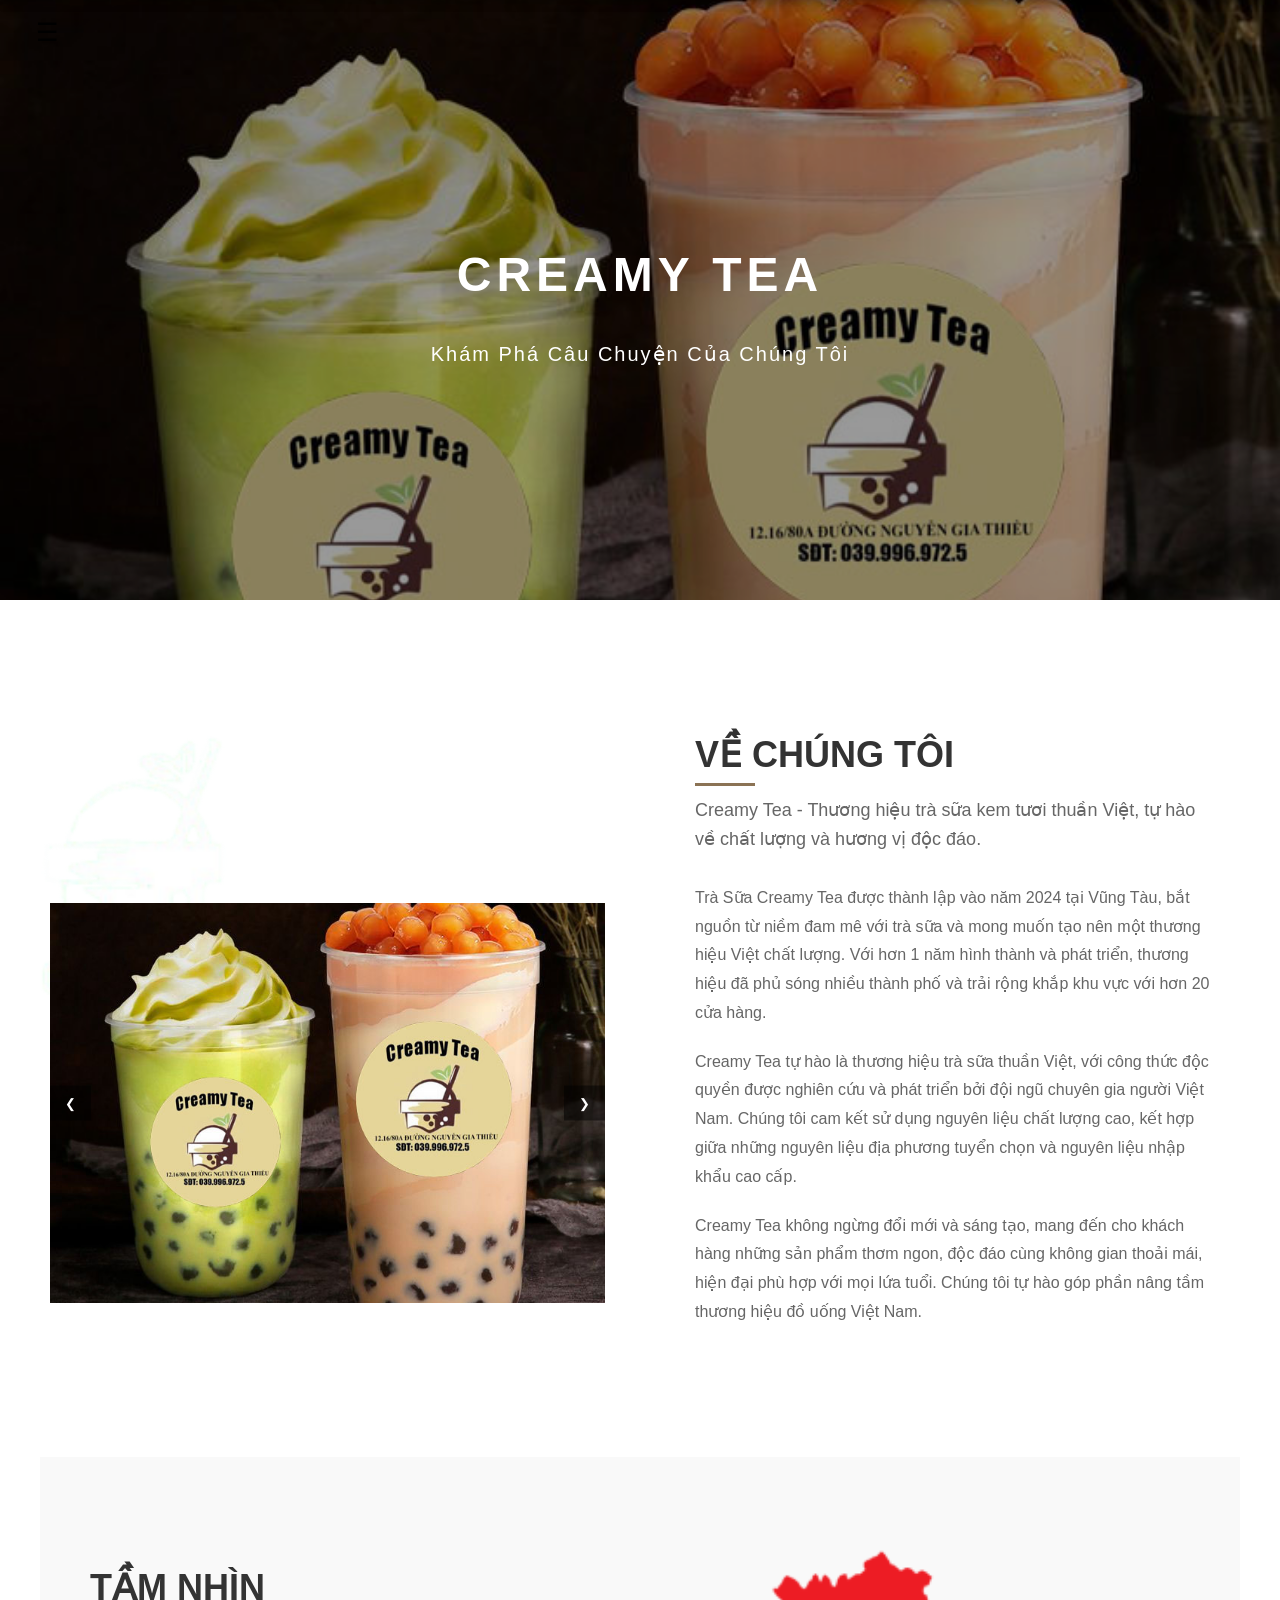
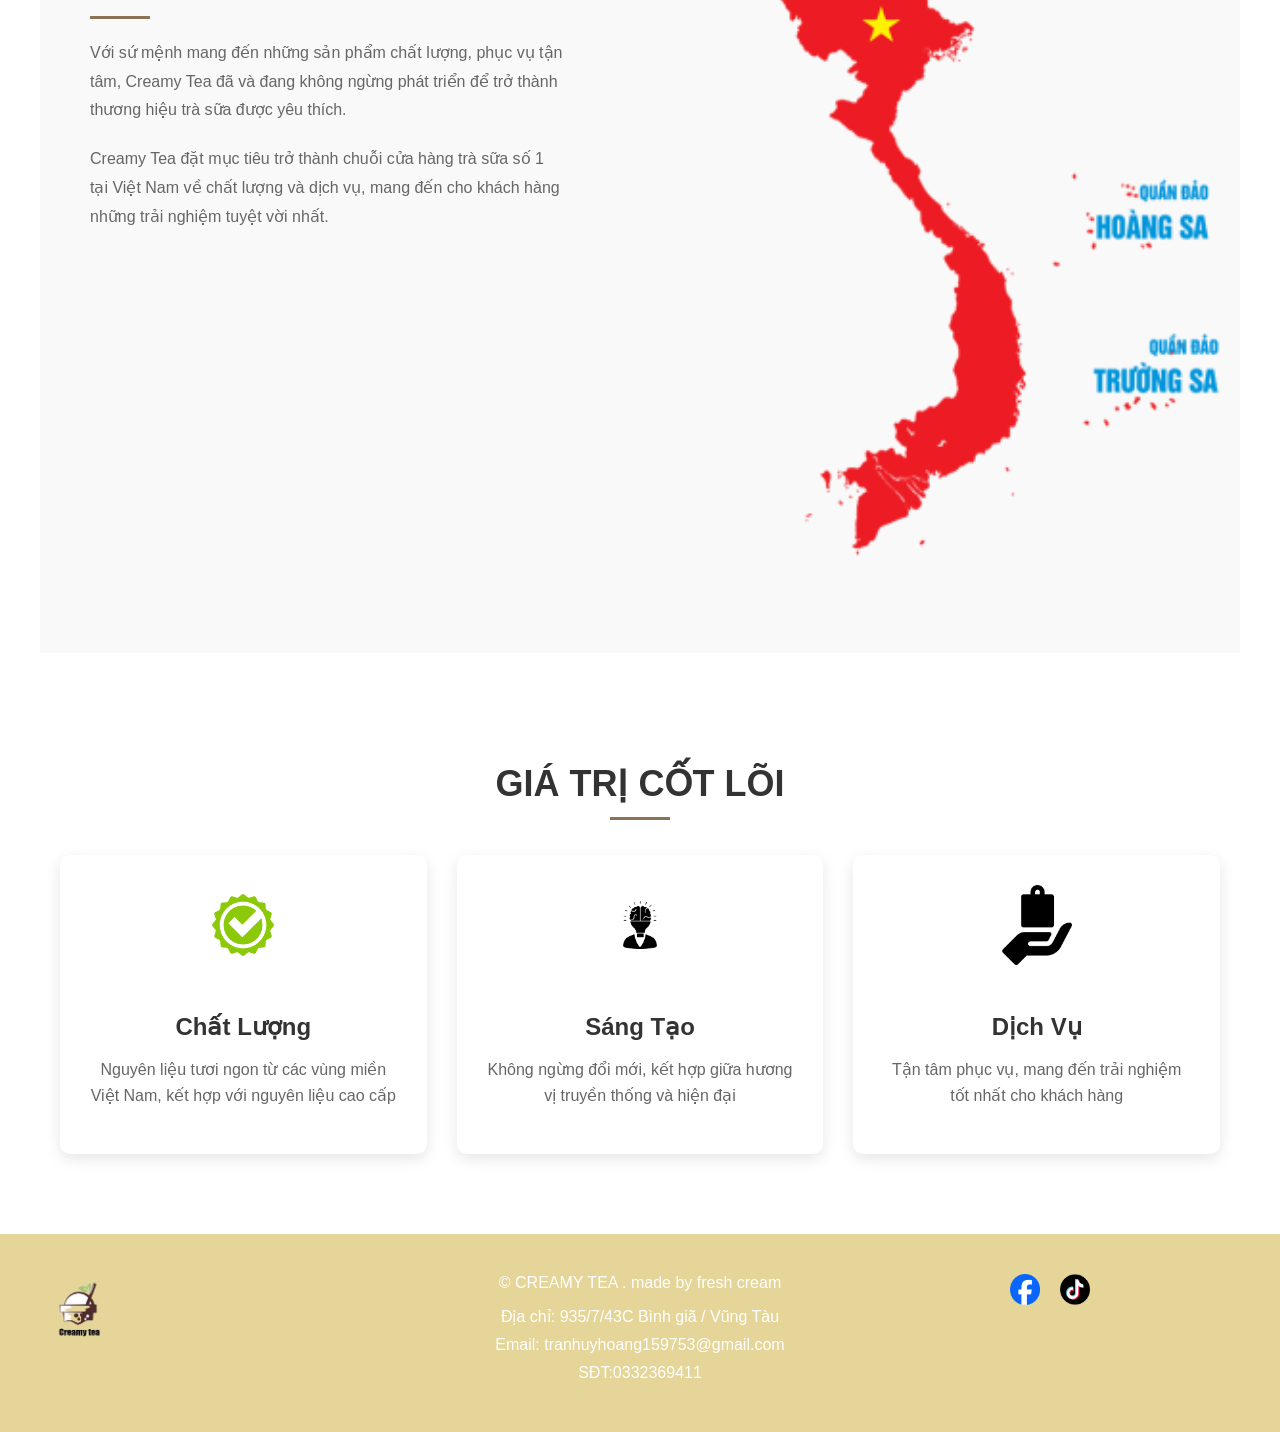
<file: index2.html>
<!DOCTYPE html>
<html lang="vi">
<head>
    <meta charset="UTF-8">
    <meta name="viewport" content="width=device-width, initial-scale=1.0">
    <title>Về Chúng Tôi - Creamy Tea</title>
    <link rel="stylesheet" href="Styles/css3.css">
</head>
<body>
<div class="tong">
    <div class="header">
        <div class="tren">
            <div class="iconcha">
                <div class="icon">☰</div>
            </div>
            <div class="menu">
                <nav>
                    <a href="index.html">Trang Chủ</a>
                    <a href="index2.html">Về Chúng Tôi</a>
                    <a href="menu.html">Menu</a>
                    <a href="tintuc.html">Tin Tức</a>
                    <a href="#">Liên hệ</a>
                </nav>
            </div>
        </div>
    </div>
    <div class="tong">
        <!-- Xóa bỏ phần menu cũ ở đây -->
        <div class="hero-section">
            <div class="hero-content">
                <h1>CREAMY TEA</h1>
                <div class="hero-divider"></div>
                <p>Khám Phá Câu Chuyện Của Chúng Tôi</p>
            </div>
            <div class="hero-overlay"></div>
        </div>

        <div class="about-container">
            <div class="about-left">
                <div class="brand-logo">
                    <img src="images/LOGO P2_preview_rev_1.png" alt="Creamy Tea Logo">
                </div>
                <div class="brand-showcase">
                    <div class="showcase-slides">
                        <img src="images/image/3.jpg" alt="Creamy Tea Store 1">
                        <img src="images/image/2.jpg" alt="Creamy Tea Store 2">
                        <img src="images/image/1.jpg" alt="Creamy Tea Store 3">
                    </div>
                    <button class="showcase-prev">❮</button>
                    <button class="showcase-next">❯</button>
                </div>
            </div>
            <div class="about-right">
                <div class="about-title">
                    <h1>VỀ CHÚNG TÔI</h1>
                    <div class="about-subtitle">
                        <p>Creamy Tea - Thương hiệu trà sữa kem tươi thuần Việt, tự hào về chất lượng và hương vị độc đáo.</p>
                    </div>
                </div>
                <div class="about-description">
                    <p>Trà Sữa Creamy Tea được thành lập vào năm 2024 tại Vũng Tàu, bắt nguồn từ niềm đam mê với trà sữa và mong muốn tạo nên một thương hiệu Việt chất lượng. Với hơn 1 năm hình thành và phát triển, thương hiệu đã phủ sóng nhiều thành phố và trải rộng khắp khu vực với hơn 20 cửa hàng.</p>
                    <p>Creamy Tea tự hào là thương hiệu trà sữa thuần Việt, với công thức độc quyền được nghiên cứu và phát triển bởi đội ngũ chuyên gia người Việt Nam. Chúng tôi cam kết sử dụng nguyên liệu chất lượng cao, kết hợp giữa những nguyên liệu địa phương tuyển chọn và nguyên liệu nhập khẩu cao cấp.</p>
                    <p>Creamy Tea không ngừng đổi mới và sáng tạo, mang đến cho khách hàng những sản phẩm thơm ngon, độc đáo cùng không gian thoải mái, hiện đại phù hợp với mọi lứa tuổi. Chúng tôi tự hào góp phần nâng tầm thương hiệu đồ uống Việt Nam.</p>
                </div>
            </div>
        </div>
        <div class="vision-container">
            <div class="vision-left">
                <h2>TẦM NHÌN</h2>
                <div class="vision-content">
                    <p>Với sứ mệnh mang đến những sản phẩm chất lượng, phục vụ tận tâm, Creamy Tea đã và đang không ngừng phát triển để trở thành thương hiệu trà sữa được yêu thích.</p>
                    <p>Creamy Tea đặt mục tiêu trở thành chuỗi cửa hàng trà sữa số 1 tại Việt Nam về chất lượng và dịch vụ, mang đến cho khách hàng những trải nghiệm tuyệt vời nhất.</p>
                </div>
            </div>
            <div class="vision-right">
                <img src="images/image/ban-do-viet-nam-1_preview_rev_1.png" alt="Bản đồ Việt Nam">
            </div>
        </div>
        <div class="values-section">
            <h2>GIÁ TRỊ CỐT LÕI</h2>
            <div class="values-grid">
                <div class="value-item">
                    <img src="images/image/—Pngtree—quality check certified badge icon_8986680.png" alt="Chất lượng">
                    <h3>Chất Lượng</h3>
                    <p>Nguyên liệu tươi ngon từ các vùng miền Việt Nam, kết hợp với nguyên liệu cao cấp</p>
                </div>
                <div class="value-item">
                    <img src ="images/image/Lovepik_com-450002852-Creative idea solution icon vector.png" alt="Sáng tạo">
                    <h3>Sáng Tạo</h3>
                    <p>Không ngừng đổi mới, kết hợp giữa hương vị truyền thống và hiện đại</p>
                </div>
                <div class="value-item">
                    <img src="images/image/Product free icons designed by Freepik.jpg" alt="Dịch vụ">
                    <h3>Dịch Vụ</h3>
                    <p>Tận tâm phục vụ, mang đến trải nghiệm tốt nhất cho khách hàng</p>
                </div>
            </div>
        </div>

        <!-- Giữ nguyên phần bottom -->
        <div class="bottom">
            <div class="bottom-content">
                <div class="logo">
                    <img src="Logo/logo.jpg" alt="Creamy Tea Logo">
                </div>
                <div class="info-container">
                    <div class="copyright">
                        © CREAMY TEA . made by fresh cream
                    </div>
                    <div class="contact-info">
                        <p class="address">Địa chỉ: 935/7/43C Bình giã / Vũng Tàu</p>
                        <p class="email">Email: tranhuyhoang159753@gmail.com</p>
                        <p>SĐT:0332369411</p>
                    </div>
                </div>
                <div class="social-icons">
                    <a href="https://www.facebook.com/profile.php?id=100065041573512&locale=vi_VN">
                        <img src="images/facebook logos vector (AI, EPS, SVG, PDF, CDR) free download_preview_rev_1.png" alt="Facebook">
                    </a>
                    <a href="https://www.tiktok.com/@hoangtran.chm?lang=vi-VN">
                        <img src="images/Tik Tok Icon Circle PNG Transparent With Clear Background ID 473286 _ TopPNG_preview_rev_1.png" alt="TikTok">
                    </a>
                </div>
            </div>
        </div>
    </div>

    <script>
        document.addEventListener('DOMContentLoaded', function() {
            // Thêm class fade-in cho các phần tử cần animation
            const elements = document.querySelectorAll('.value-item, .product-card, .vision-content, .hero-content');
            elements.forEach(el => el.classList.add('fade-in'));
    
            // Hàm kiểm tra phần tử có trong viewport không
            function isInViewport(element) {
                const rect = element.getBoundingClientRect();
                return (
                    rect.top <= (window.innerHeight || document.documentElement.clientHeight) &&
                    rect.bottom >= 0
                );
            }
    
            // Thêm hiệu ứng khi scroll
            function handleScroll() {
                const fadeElements = document.querySelectorAll('.fade-in');
                fadeElements.forEach(element => {
                    if (isInViewport(element)) {
                        element.classList.add('visible');
                    }
                });
            }
    
            // Gọi handleScroll khi trang load và khi scroll
            window.addEventListener('scroll', handleScroll);
            handleScroll(); // Gọi lần đầu khi trang load
        });
    
        // Khởi tạo biến cho showcase slider
        let showcasePosition = 0;
        const showcaseSlides = document.querySelector('.showcase-slides');
    
        // Xử lý showcase slider
        document.querySelector('.showcase-next').addEventListener('click', () => {
            showcasePosition = (showcasePosition + 1) % 3;
            showcaseSlides.style.transform = `translateX(-${showcasePosition * 33.33}%)`;
        });
    
        document.querySelector('.showcase-prev').addEventListener('click', () => {
            showcasePosition = (showcasePosition - 1 + 3) % 3;
            showcaseSlides.style.transform = `translateX(-${showcasePosition * 33.33}%)`;
        });
    
        // Menu toggle - chỉ giữ lại phần toggle icon
            document.querySelector('.icon').addEventListener('click', function() {
                document.querySelector('.menu').classList.toggle('active');
                this.classList.toggle('active');
                this.innerHTML = this.classList.contains('active') ? '✖' : '☰';
            });
        </script>
    </script>

    </body>
    </html>
</file>
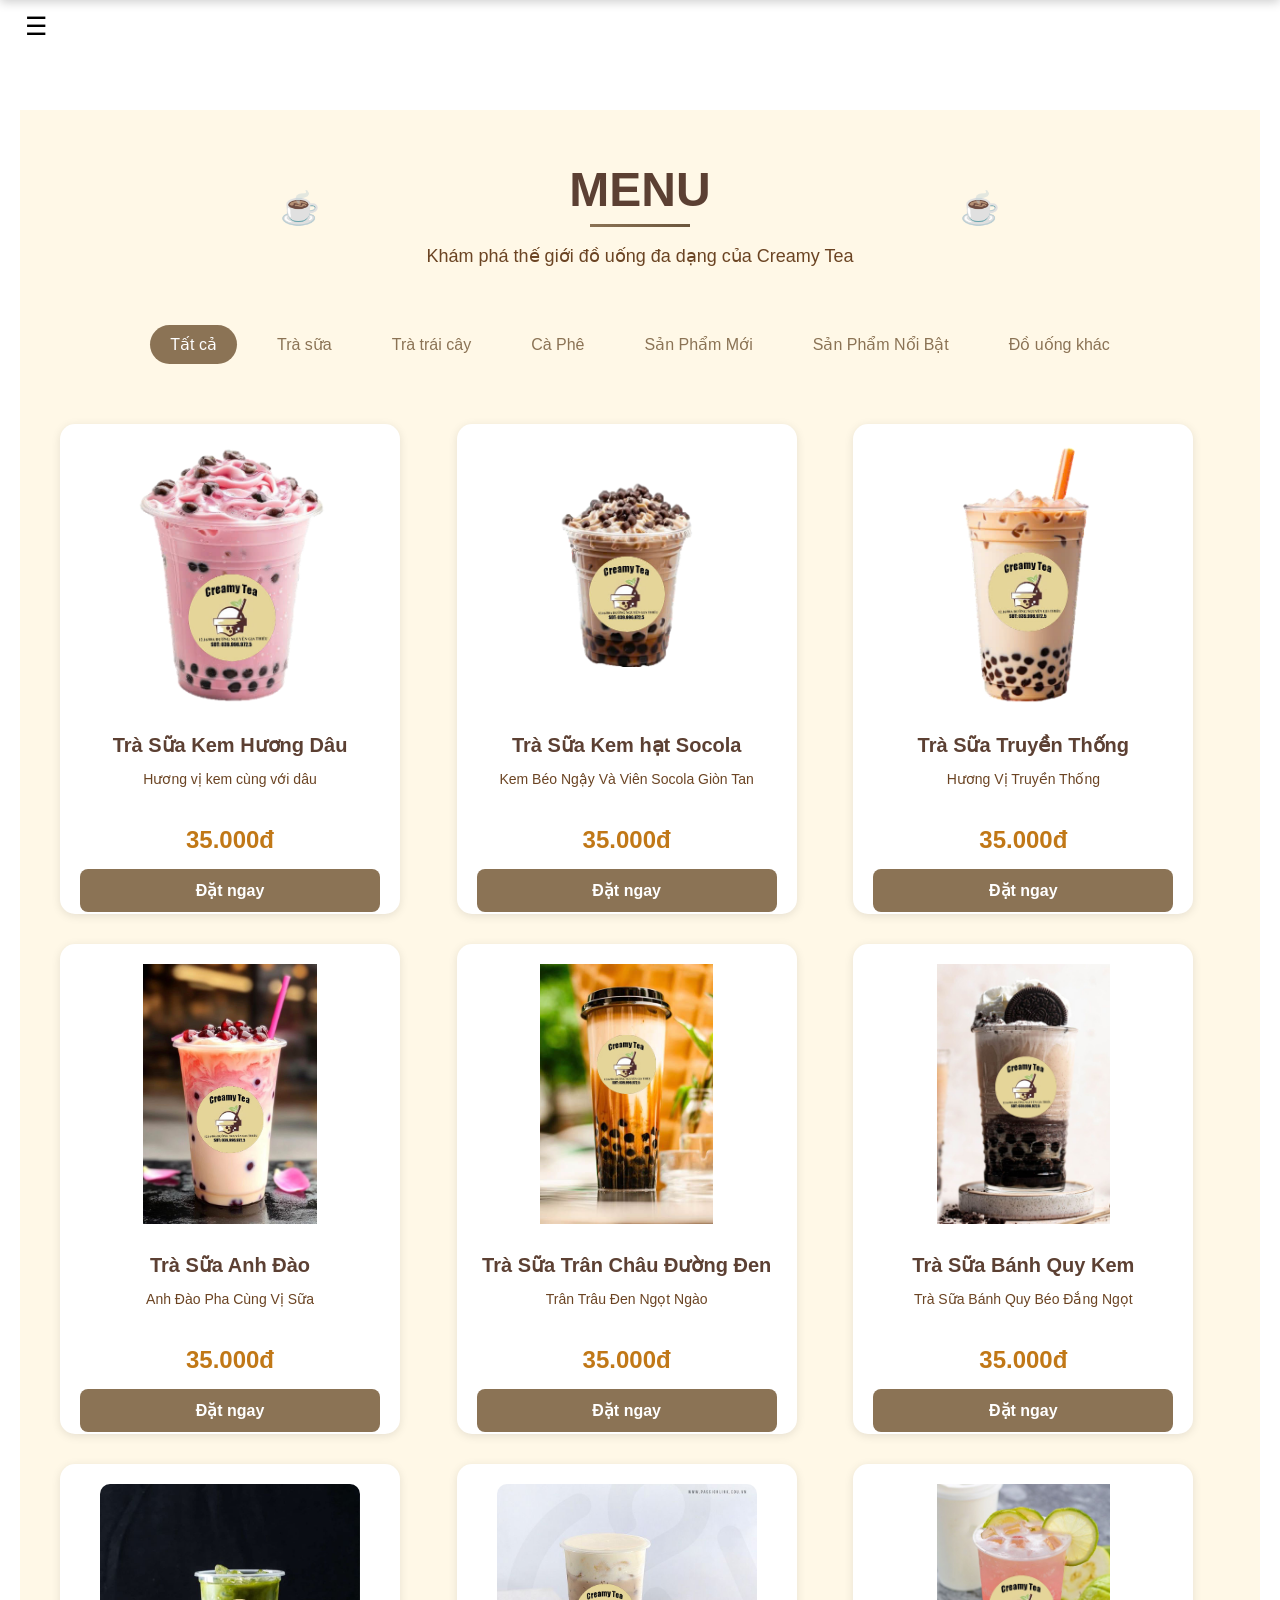
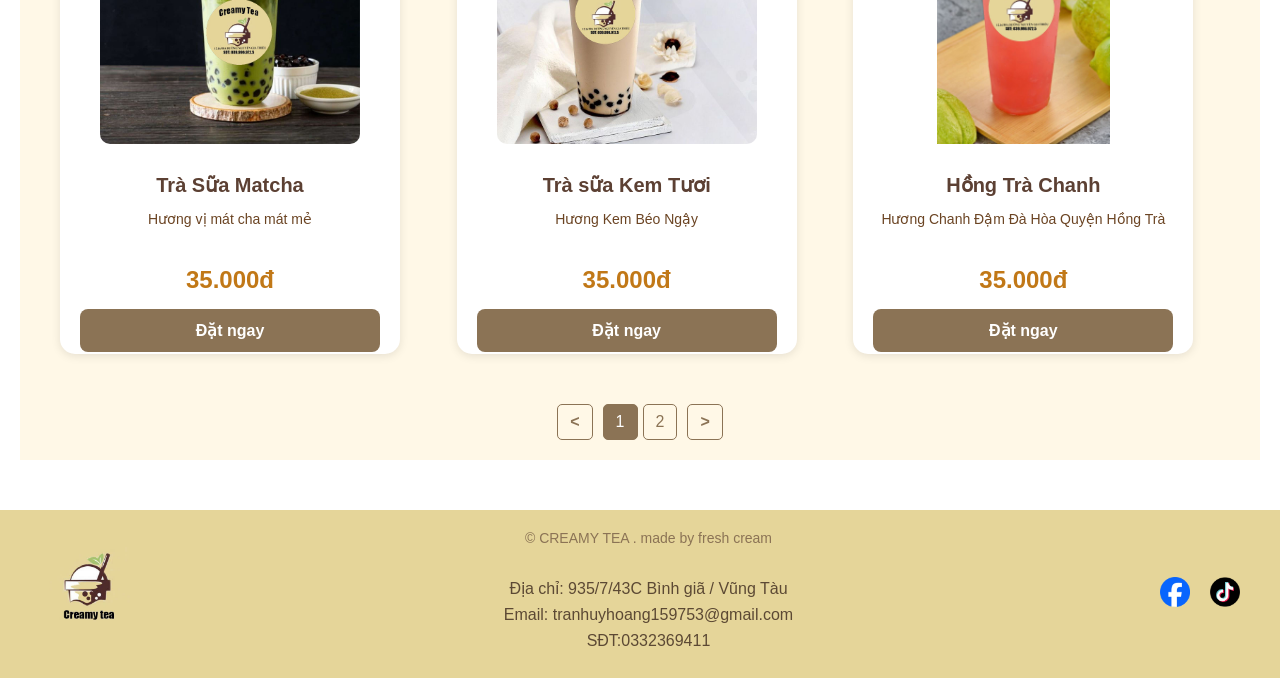
<file: menu.html>
<!DOCTYPE html>
<html lang="vi">
<head>
    <meta charset="UTF-8">
    <meta name="viewport" content="width=device-width, initial-scale=1.0">
    <title>Menu - Creamy Tea</title>
    <link rel="stylesheet" href="Styles/milktea.css">
</head>
<body>
<div class="tong">
    <div class="header">
        <div class="tren">
            <div class="iconcha">
                <div class="icon">☰</div>
            </div>
            <div class="menu">
                <nav>
                    <a href="index.html">Trang Chủ</a>
                    <a href="index2.html">Về Chúng Tôi</a>
                    <a href="menu.html">Menu</a>
                    <a href="tintuc.html">Tin Tức</a>
                    <a href="#">Liên hệ</a>
                </nav>
            </div>
        </div>
    </div>

    <div class="menu-container" style="background-color: #FFF8E7;">
        <div class="menu-header">
            <h1>MENU</h1>
            <p>Khám phá thế giới đồ uống đa dạng của Creamy Tea</p>
            <p></p>
        </div>

        <div class="filter-container">
            <a href="menu.html"><button class="filter-btn active">Tất cả</button></a>
            <a href="milk-tea.html"><button class="filter-btn">Trà sữa</button></a>
            <a href="fruit-tea.html"><button class="filter-btn">Trà trái cây</button></a>
            <a href="coffee.html"><button class="filter-btn">Cà Phê</button></a>
            <a href="sanphammoi.html"><button class="filter-btn">Sản Phẩm Mới</button></a>
            <a href="sanphamnoibat.html"><button class="filter-btn">Sản Phẩm Nổi Bật</button></a>
            <a href="others.html"><button class="filter-btn">Đồ uống khác</button></a>
        </div>

        <div class="products-grid">
            <!-- Sản phẩm mẫu - có thể nhân bản và chỉnh sửa -->
            <div class="product-card">
                <a href="trasuakemdau.html" class="product-link">
                    <img src="images/image/7_preview_rev_1.png" alt="Trà sữa truyền thống">
                    <div class="product-info">
                        <h3>Trà Sữa Kem Hương Dâu</h3>
                        <p class="description">Hương vị kem cùng với dâu</p>
                        <div class="price">35.000đ</div>
                        <button class="order-now">Đặt ngay</button>
                    </div>
                </a>
            </div>
            <div class="product-card">
                <a href="trasuakemhat.html" class="product-link">
                    <img src="images/image/9_preview_rev_1.png"" alt="Trà sữa truyền thống">
                    <div class="product-info">
                        <h3>Trà Sữa Kem hạt Socola</h3>
                        <p class="description">Kem Béo Ngậy Và Viên Socola Giòn Tan</p>
                        <div class="price">35.000đ</div>
                        <button class="order-now">Đặt ngay</button>
                    </div>
                </a>
            </div>
            <div class="product-card">
                <a href="trasuachuyenthong.html" class="product-link">
                    <img src="images/image/6_preview_rev_1.png" alt="Trà sữa truyền thống">
                    <div class="product-info">
                        <h3>Trà Sữa Truyền Thống</h3>
                        <p class="description">Hương Vị Truyền Thống</p>
                        <div class="price">35.000đ</div>
                        <button class="order-now">Đặt ngay</button>
                    </div>
                </a>
            </div>
            <div class="product-card">
                <a href="trasuaanhdao.html" class="product-link">
                    <img src="images/Tra sua/1.jpg" alt="Trà sữa truyền thống">
                    <div class="product-info">
                        <h3>Trà Sữa Anh Đào</h3>
                        <p class="description">Anh Đào Pha Cùng Vị Sữa</p>
                        <div class="price">35.000đ</div>
                        <button class="order-now">Đặt ngay</button>
                    </div>
                </a>
            </div>
            <div class="product-card">
                <a href="trasuachandauduongden.html" class="product-link">
                    <img src="images/Tra sua/2.jpg" alt="Trà sữa truyền thống">
                    <div class="product-info">
                        <h3>Trà Sữa Trân Châu Đường Đen</h3>
                        <p class="description">Trân Trâu Đen Ngọt Ngào</p>
                        <div class="price">35.000đ</div>
                        <button class="order-now">Đặt ngay</button>
                    </div>
                </a>
            </div>
            <div class="product-card">
                <a href="trasuabanhquykem.html" class="product-link">
                    <img src="images/Tra sua/3.jpg" alt="Trà sữa truyền thống">
                    <div class="product-info">
                        <h3>Trà Sữa Bánh Quy Kem </h3>
                        <p class="description">Trà Sữa Bánh Quy Béo Đắng Ngọt</p>
                        <div class="price">35.000đ</div>
                        <button class="order-now">Đặt ngay</button>
                    </div>
                </a>
            </div>
            <div class="product-card">
                <a href="trasuamatcha.html" class="product-link">
                    <img src="images/Tra sua/4.jpg" alt="Trà sữa truyền thống">
                    <div class="product-info">
                        <h3>Trà Sữa Matcha</h3>
                        <p class="description">Hương vị mát cha mát mẻ</p>
                        <div class="price">35.000đ</div>
                        <button class="order-now">Đặt ngay</button>
                    </div>
                </a>
            </div>
            <div class="product-card">
                <a href="trasuakemtuoi.html" class="product-link">
                    <img src="images/Tra sua/5.jpg" alt="Trà sữa truyền thống">
                    <div class="product-info">
                        <h3>Trà sữa Kem Tươi</h3>
                        <p class="description">Hương Kem Béo Ngậy</p>
                        <div class="price">35.000đ</div>
                        <button class="order-now">Đặt ngay</button>
                    </div>
                </a>
            </div>
            <div class="product-card">
                <a href="hongtrachanh.html" class="product-link">
                    <img src="images/tra trai cay/hong tra chanh.jpg" alt="Trà sữa truyền thống">
                    <div class="product-info">
                        <h3>Hồng Trà Chanh</h3>
                        <p class="description">Hương Chanh Đậm Đà Hòa Quyện Hồng Trà</p>
                        <div class="price">35.000đ</div>
                        <button class="order-now">Đặt ngay</button>
                    </div>
                </a>
            </div>
            <div class="product-card">
                <a href="trachanh.html" class="product-link">
                    <img src="images/tra trai cay/tra chanh.jpg" alt="Trà sữa truyền thống">
                    <div class="product-info">
                        <h3>Trà Chanh</h3>
                        <p class="description">Hương Chanh Đậm Đà</p>
                        <div class="price">35.000đ</div>
                        <button class="order-now">Đặt ngay</button>
                    </div>
                </a>
            </div>
            <div class="product-card">
                <a href="tradau.html" class="product-link">
                    <img src="images/tra trai cay/tra dau_preview_rev_1.png" alt="Trà sữa truyền thống">
                    <div class="product-info">
                        <h3>Trà Dâu</h3>
                        <p class="description">Mùi Dâu Ngào Ngạt</p>
                        <div class="price">35.000đ</div>
                        <button class="order-now">Đặt ngay</button>
                    </div>
                </a>
            </div>
            <div class="product-card">
                <a href="tratraicay.html" class="product-link">
                    <img src="images/tra trai cay/tra trai cay.jpg"Trà sữa truyền thống">
                    <div class="product-info">
                        <h3>Trà Trái Cây</h3>
                        <p class="description">Hương Vị Trái Cây Tổng Hợp</p>
                        <div class="price">35.000đ</div>
                        <button class="order-now">Đặt ngay</button>
                    </div>
                </a>
            </div>
            <div class="product-card">
                <a href="travietquat.html" class="product-link">
                    <img src="images/tra trai cay/tra viet quat.jpg" alt="Trà sữa truyền thống">
                    <div class="product-info">
                        <h3>Trà Việt Quất</h3>
                        <p class="description">Hương Vị Việt Quất Chua Ngọt Mát Lạnh</p>
                        <div class="price">35.000đ</div>
                        <button class="order-now">Đặt ngay</button>
                    </div>
                </a>
            </div>
            
            <div class="product-card">
                <a href="capheden.html" class="product-link">
                    <img src="images/cafe/cafe den.jpg" alt="Trà sữa truyền thống">
                    <div class="product-info">
                        <h3>Cà Phê Đen</h3>
                        <p class="description">Vị Đắng Trên Từng Giọt Cà Phê</p>
                        <div class="price">35.000đ</div>
                        <button class="order-now">Đặt ngay</button>
                    </div>
                </a>
            </div>
            <div class="product-card">
                <a href="caphesua.html" class="product-link">
                    <img src="images/cafe/cafe sua.jpg" alt="Trà sữa truyền thống">
                    <div class="product-info">
                        <h3>Cà Phê Sữa</h3>
                        <p class="description">Hương Vị Đắng Của Cà Phê Hòa Quyện Hương Ngọt Ngào Của Sữa</p>
                        <div class="price">35.000đ</div>
                        <button class="order-now">Đặt ngay</button>
                    </div>
                </a>
            </div>
            <div class="product-card">
                <a href="milodam.html" class="product-link">
                    <img src="images/do uong khac/milo giam.jpg" alt="Trà sữa truyền thống">
                    <div class="product-info">
                        <h3>Milo Dằm</h3>
                        <p class="description">Mùi Milo Thăm Phức Cùng Sự béo Ngậy Của Bánh Flan</p>
                        <div class="price">35.000đ</div>
                        <button class="order-now">Đặt ngay</button>
                    </div>
                </a>
            </div>
            <div class="product-card">
                <a href="milokemtuoi.html" class="product-link">
                    <img src="images/do uong khac/milo kem tuoi.jpg" alt="Trà sữa truyền thống">
                    <div class="product-info">
                        <h3>Milo Kem Tươi</h3>
                        <p class="description">Sự Ngọt Ngào Của Kem Cùng Với Sự Đắng Cay Của Milo</p>
                        <div class="price">35.000đ</div>
                        <button class="order-now">Đặt ngay</button>
                    </div>
                </a>
            </div>
            <!-- Thêm các sản phẩm khác tương tự -->
        </div>

        <!-- Thêm phan trang -->
        <div class="pagination">
            <a href="#" class="prev-page">&lt;</a>
            <div class="page-numbers">
                <a href="#" class="page active">1</a>
                <a href="#" class="page">2</a>
                <a href="#" class="page">3</a>
            </div>
            <a href="#" class="next-page">&gt;</a>
        </div>
    </div>

    <div class="bottom">
        <div class="bottom-content">
            <div class="logo">
                <img src="Logo/logo.jpg" alt="Creamy Tea Logo">
            </div>
            <div class="info-container">
                <div class="copyright">
                    © CREAMY TEA . made by fresh cream
                </div>
                <div class="contact-info">
                    <p class="address">Địa chỉ: 935/7/43C Bình giã / Vũng Tàu</p>
                    <p class="email">Email: tranhuyhoang159753@gmail.com</p>
                    <p>SĐT:0332369411</p>
                </div>
            </div>
            <div class="social-icons">
                <a href="https://www.facebook.com/profile.php?id=100065041573512&locale=vi_VN">
                    <img src="images/facebook logos vector (AI, EPS, SVG, PDF, CDR) free download_preview_rev_1.png" alt="Facebook">
                </a>
                <a href="https://www.tiktok.com/@hoangtran.chm?lang=vi-VN">
                    <img src="images/Tik Tok Icon Circle PNG Transparent With Clear Background ID 473286 _ TopPNG_preview_rev_1.png" alt="TikTok">
                </a>
            </div>
        </div>
    </div>
</div>

<script>
    document.querySelector('.icon').addEventListener('click', function() {
        document.querySelector('.menu').classList.toggle('active');
        this.classList.toggle('active');
        this.innerHTML = this.classList.contains('active') ? '✖' : '☰';
    });

    // Xử lý filter buttons
    const filterBtns = document.querySelectorAll('.filter-btn');
    filterBtns.forEach(btn => {
        btn.addEventListener('click', () => {
            filterBtns.forEach(b => b.classList.remove('active'));
            btn.classList.add('active');
            // Thêm logic lọc sản phẩm ở đây
        });
    });

    // Xử lý phân trang động
    const products = document.querySelectorAll('.product-card');
    let currentPage = 1;
    let itemsPerPage = 9; // Cố định số sản phẩm mỗi trang

    function showPage(page) {
        const start = (page - 1) * itemsPerPage;
        const end = start + itemsPerPage;

        products.forEach((product, index) => {
            if (index >= start && index < end) {
                product.style.display = 'block';
            } else {
                product.style.display = 'none';
            }
        });
    }

    function updatePagination() {
        const totalPages = Math.ceil(products.length / itemsPerPage);
        const pageNumbers = document.querySelector('.page-numbers');
        pageNumbers.innerHTML = '';
        
        for(let i = 1; i <= totalPages; i++) {
            const pageLink = document.createElement('a');
            pageLink.href = '#';
            pageLink.className = `page ${i === currentPage ? 'active' : ''}`;
            pageLink.textContent = i;
            pageLink.addEventListener('click', (e) => {
                e.preventDefault();
                currentPage = i;
                showPage(currentPage);
                updatePaginationUI();
            });
            pageNumbers.appendChild(pageLink);
        }
    }

    // Khởi tạo ban đầu
    updatePagination();
    showPage(1);

    // Xử lý nút Previous và Next
    document.querySelector('.prev-page').addEventListener('click', (e) => {
        e.preventDefault();
        if (currentPage > 1) {
            currentPage--;
            showPage(currentPage);
            updatePaginationUI();
        }
    });

    document.querySelector('.next-page').addEventListener('click', (e) => {
        e.preventDefault();
        const totalPages = Math.ceil(products.length / itemsPerPage);
        if (currentPage < totalPages) {
            currentPage++;
            showPage(currentPage);
            updatePaginationUI();
        }
    });

    function updatePaginationUI() {
        document.querySelectorAll('.pagination .page').forEach(pageBtn => {
            pageBtn.classList.remove('active');
            if (parseInt(pageBtn.textContent) === currentPage) {
                pageBtn.classList.add('active');
            }
        });
    }
</script>
</body>
</html>
</file>
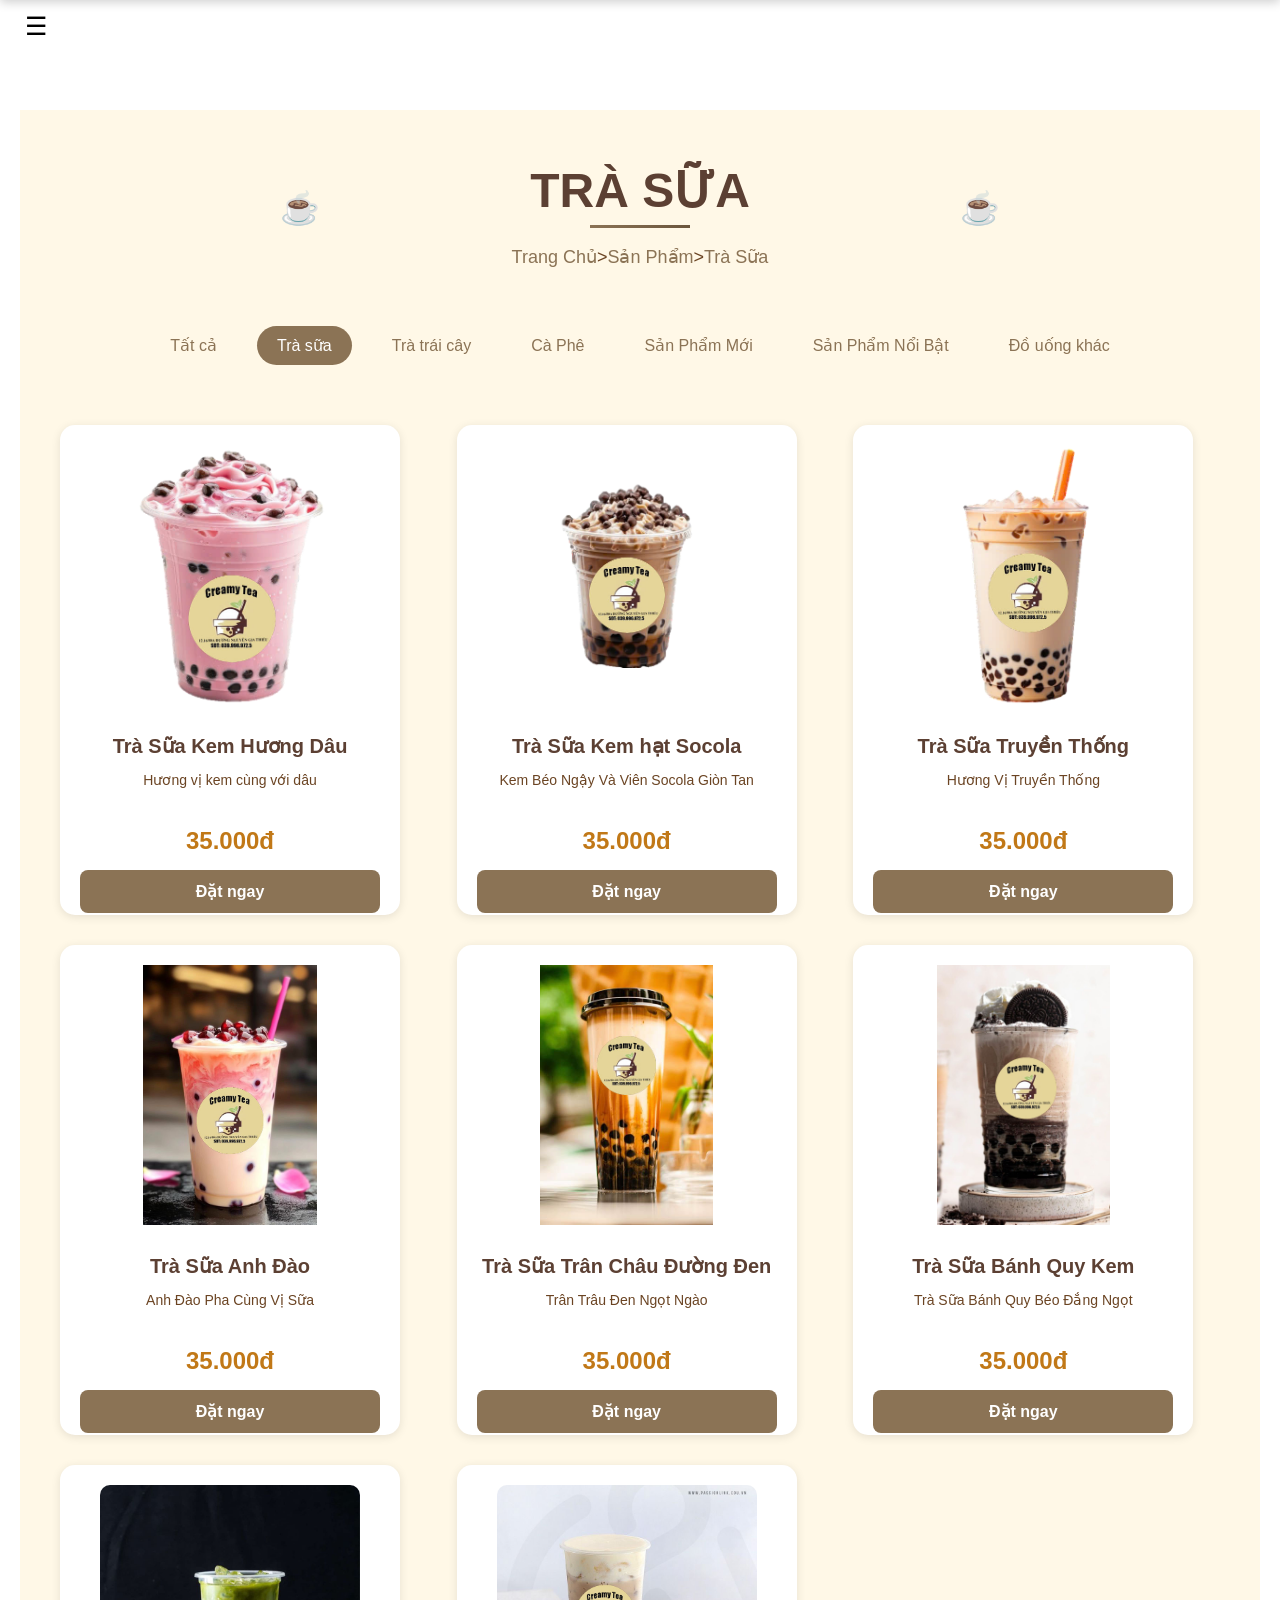
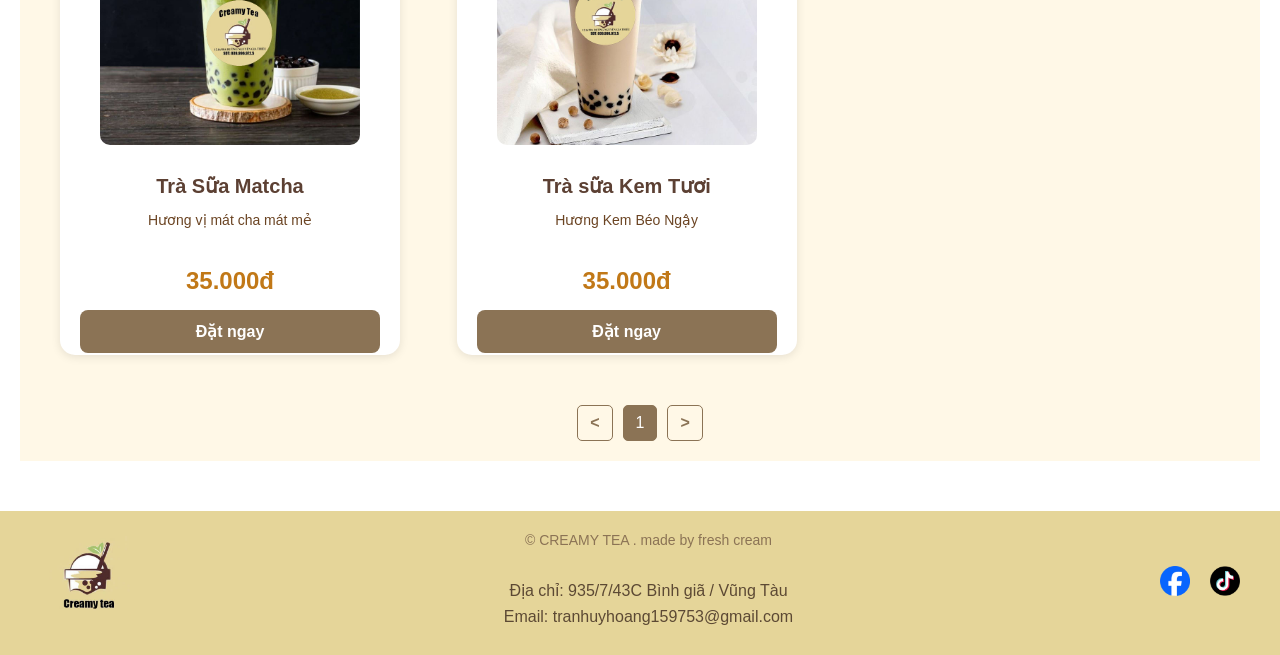
<file: milk-tea.html>
<!DOCTYPE html>
<html lang="vi">
<head>
    <meta charset="UTF-8">
    <meta name="viewport" content="width=device-width, initial-scale=1.0">
    <title>Menu - Creamy Tea</title>
    <link rel="stylesheet" href="Styles/menu.css">
</head>
<body>
<div class="tong">
    <div class="header">
        <div class="tren">
            <div class="iconcha">
                <div class="icon">☰</div>
            </div>
            <div class="menu">
                <nav>
                    <a href="index.html">Trang Chủ</a>
                    <a href="index2.html">Về Chúng Tôi</a>
                    <a href="menu.html">Menu</a>
                    <a href="tintuc.html">Tin Tức</a>
                    <a href="#">Liên hệ</a>
                </nav>
            </div>
        </div>
    </div>

    <div class="menu-container" style="background-color: #FFF8E7;">
        <div class="menu-header">
            <h1>TRÀ SỮA</h1>
            <p><a href="index.html">Trang Chủ</a>><a href="menu.html">Sản Phẩm</a>><a href="milk-tea.html">Trà Sữa</a></p>
            <p></p>
        </div>

        <div class="filter-container">
            <a href="menu.html"><button class="filter-btn">Tất cả</button></a>
            <a href="milk-tea.html"><button class="filter-btn active">Trà sữa</button></a>
            <a href="fruit-tea.html"><button class="filter-btn">Trà trái cây</button></a>
            <a href="coffee.html"><button class="filter-btn">Cà Phê</button></a>
            <a href="sanphammoi.html"><button class="filter-btn">Sản Phẩm Mới</button></a>
            <a href="sanphamnoibat.html"><button class="filter-btn">Sản Phẩm Nổi Bật</button></a>
            <a href="others.html"><button class="filter-btn">Đồ uống khác</button></a>
        </div>

        <div class="products-grid">
            <!-- Sản phẩm mẫu - có thể nhân bản và chỉnh sửa -->
            <div class="product-card">
                <a href="trasuakemdau.html" class="product-link">
                    <img src="images/image/7_preview_rev_1.png" alt="Trà sữa truyền thống">
                    <div class="product-info">
                        <h3>Trà Sữa Kem Hương Dâu</h3>
                        <p class="description">Hương vị kem cùng với dâu</p>
                        <div class="price">35.000đ</div>
                        <button class="order-now">Đặt ngay</button>
                    </div>
                </a>
            </div>
            <div class="product-card">
                <a href="trasuakemdau.html" class="product-link">
                    <img src="images/image/9_preview_rev_1.png"" alt="Trà sữa truyền thống">
                    <div class="product-info">
                        <h3>Trà Sữa Kem hạt Socola</h3>
                        <p class="description">Kem Béo Ngậy Và Viên Socola Giòn Tan</p>
                        <div class="price">35.000đ</div>
                        <button class="order-now">Đặt ngay</button>
                    </div>
                </a>
            </div>
            <div class="product-card">
                <a href="trasuakemdau.html" class="product-link">
                    <img src="images/image/6_preview_rev_1.png" alt="Trà sữa truyền thống">
                    <div class="product-info">
                        <h3>Trà Sữa Truyền Thống</h3>
                        <p class="description">Hương Vị Truyền Thống</p>
                        <div class="price">35.000đ</div>
                        <button class="order-now">Đặt ngay</button>
                    </div>
                </a>
            </div>
            <div class="product-card">
                <a href="trasuakemdau.html" class="product-link">
                    <img src="images/Tra sua/1.jpg" alt="Trà sữa truyền thống">
                    <div class="product-info">
                        <h3>Trà Sữa Anh Đào</h3>
                        <p class="description">Anh Đào Pha Cùng Vị Sữa</p>
                        <div class="price">35.000đ</div>
                        <button class="order-now">Đặt ngay</button>
                    </div>
                </a>
            </div>
            <div class="product-card">
                <a href="trasuakemdau.html" class="product-link">
                    <img src="images/Tra sua/2.jpg" alt="Trà sữa truyền thống">
                    <div class="product-info">
                        <h3>Trà Sữa Trân Châu Đường Đen</h3>
                        <p class="description">Trân Trâu Đen Ngọt Ngào</p>
                        <div class="price">35.000đ</div>
                        <button class="order-now">Đặt ngay</button>
                    </div>
                </a>
            </div>
            <div class="product-card">
                <a href="trasuakemdau.html" class="product-link">
                    <img src="images/Tra sua/3.jpg" alt="Trà sữa truyền thống">
                    <div class="product-info">
                        <h3>Trà Sữa Bánh Quy Kem </h3>
                        <p class="description">Trà Sữa Bánh Quy Béo Đắng Ngọt</p>
                        <div class="price">35.000đ</div>
                        <button class="order-now">Đặt ngay</button>
                    </div>
                </a>
            </div>
            <div class="product-card">
                <a href="trasuakemdau.html" class="product-link">
                    <img src="images/Tra sua/4.jpg" alt="Trà sữa truyền thống">
                    <div class="product-info">
                        <h3>Trà Sữa Matcha</h3>
                        <p class="description">Hương vị mát cha mát mẻ</p>
                        <div class="price">35.000đ</div>
                        <button class="order-now">Đặt ngay</button>
                    </div>
                </a>
            </div>
            <div class="product-card">
                <a href="trasuakemdau.html" class="product-link">
                    <img src="images/Tra sua/5.jpg" alt="Trà sữa truyền thống">
                    <div class="product-info">
                        <h3>Trà sữa Kem Tươi</h3>
                        <p class="description">Hương Kem Béo Ngậy</p>
                        <div class="price">35.000đ</div>
                        <button class="order-now">Đặt ngay</button>
                    </div>
                </a>
            </div>
            <!-- Thêm các sản phẩm khác tương tự -->
        </div>

        <!-- Thêm phan trang -->
        <div class="pagination">
            <a href="#" class="prev-page">&lt;</a>
            <div class="page-numbers">
                <a href="#" class="page active">1</a>
                <a href="#" class="page">2</a>
                <a href="#" class="page">3</a>
            </div>
            <a href="#" class="next-page">&gt;</a>
        </div>
    </div>

    <div class="bottom">
        <div class="bottom-content">
            <div class="logo">
                <img src="Logo/logo.jpg" alt="Creamy Tea Logo">
            </div>
            <div class="info-container">
                <div class="copyright">
                    © CREAMY TEA . made by fresh cream
                </div>
                <div class="contact-info">
                    <p class="address">Địa chỉ: 935/7/43C Bình giã / Vũng Tàu</p>
                    <p class="email">Email: tranhuyhoang159753@gmail.com</p>
                </div>
            </div>
            <div class="social-icons">
                <a href="https://www.facebook.com/profile.php?id=100065041573512&locale=vi_VN">
                    <img src="images/facebook logos vector (AI, EPS, SVG, PDF, CDR) free download_preview_rev_1.png" alt="Facebook">
                </a>
                <a href="https://www.tiktok.com/@hoangtran.chm?lang=vi-VN">
                    <img src="images/Tik Tok Icon Circle PNG Transparent With Clear Background ID 473286 _ TopPNG_preview_rev_1.png" alt="TikTok">
                </a>
            </div>
        </div>
    </div>
</div>

<script>
    document.querySelector('.icon').addEventListener('click', function() {
        document.querySelector('.menu').classList.toggle('active');
        this.classList.toggle('active');
        this.innerHTML = this.classList.contains('active') ? '✖' : '☰';
    });

    // Xử lý filter buttons
    const filterBtns = document.querySelectorAll('.filter-btn');
    filterBtns.forEach(btn => {
        btn.addEventListener('click', () => {
            filterBtns.forEach(b => b.classList.remove('active'));
            btn.classList.add('active');
            // Thêm logic lọc sản phẩm ở đây
        });
    });

    // Xử lý phân trang động
    const products = document.querySelectorAll('.product-card');
    let currentPage = 1;
    let itemsPerPage = 9; // Cố định số sản phẩm mỗi trang

    function showPage(page) {
        const start = (page - 1) * itemsPerPage;
        const end = start + itemsPerPage;

        products.forEach((product, index) => {
            if (index >= start && index < end) {
                product.style.display = 'block';
            } else {
                product.style.display = 'none';
            }
        });
    }

    function updatePagination() {
        const totalPages = Math.ceil(products.length / itemsPerPage);
        const pageNumbers = document.querySelector('.page-numbers');
        pageNumbers.innerHTML = '';
        
        for(let i = 1; i <= totalPages; i++) {
            const pageLink = document.createElement('a');
            pageLink.href = '#';
            pageLink.className = `page ${i === currentPage ? 'active' : ''}`;
            pageLink.textContent = i;
            pageLink.addEventListener('click', (e) => {
                e.preventDefault();
                currentPage = i;
                showPage(currentPage);
                updatePaginationUI();
            });
            pageNumbers.appendChild(pageLink);
        }
    }

    // Khởi tạo ban đầu
    updatePagination();
    showPage(1);

    // Xử lý nút Previous và Next
    document.querySelector('.prev-page').addEventListener('click', (e) => {
        e.preventDefault();
        if (currentPage > 1) {
            currentPage--;
            showPage(currentPage);
            updatePaginationUI();
        }
    });

    document.querySelector('.next-page').addEventListener('click', (e) => {
        e.preventDefault();
        const totalPages = Math.ceil(products.length / itemsPerPage);
        if (currentPage < totalPages) {
            currentPage++;
            showPage(currentPage);
            updatePaginationUI();
        }
    });

    function updatePaginationUI() {
        document.querySelectorAll('.pagination .page').forEach(pageBtn => {
            pageBtn.classList.remove('active');
            if (parseInt(pageBtn.textContent) === currentPage) {
                pageBtn.classList.add('active');
            }
        });
    }
</script>
</body>
</html>
</file>
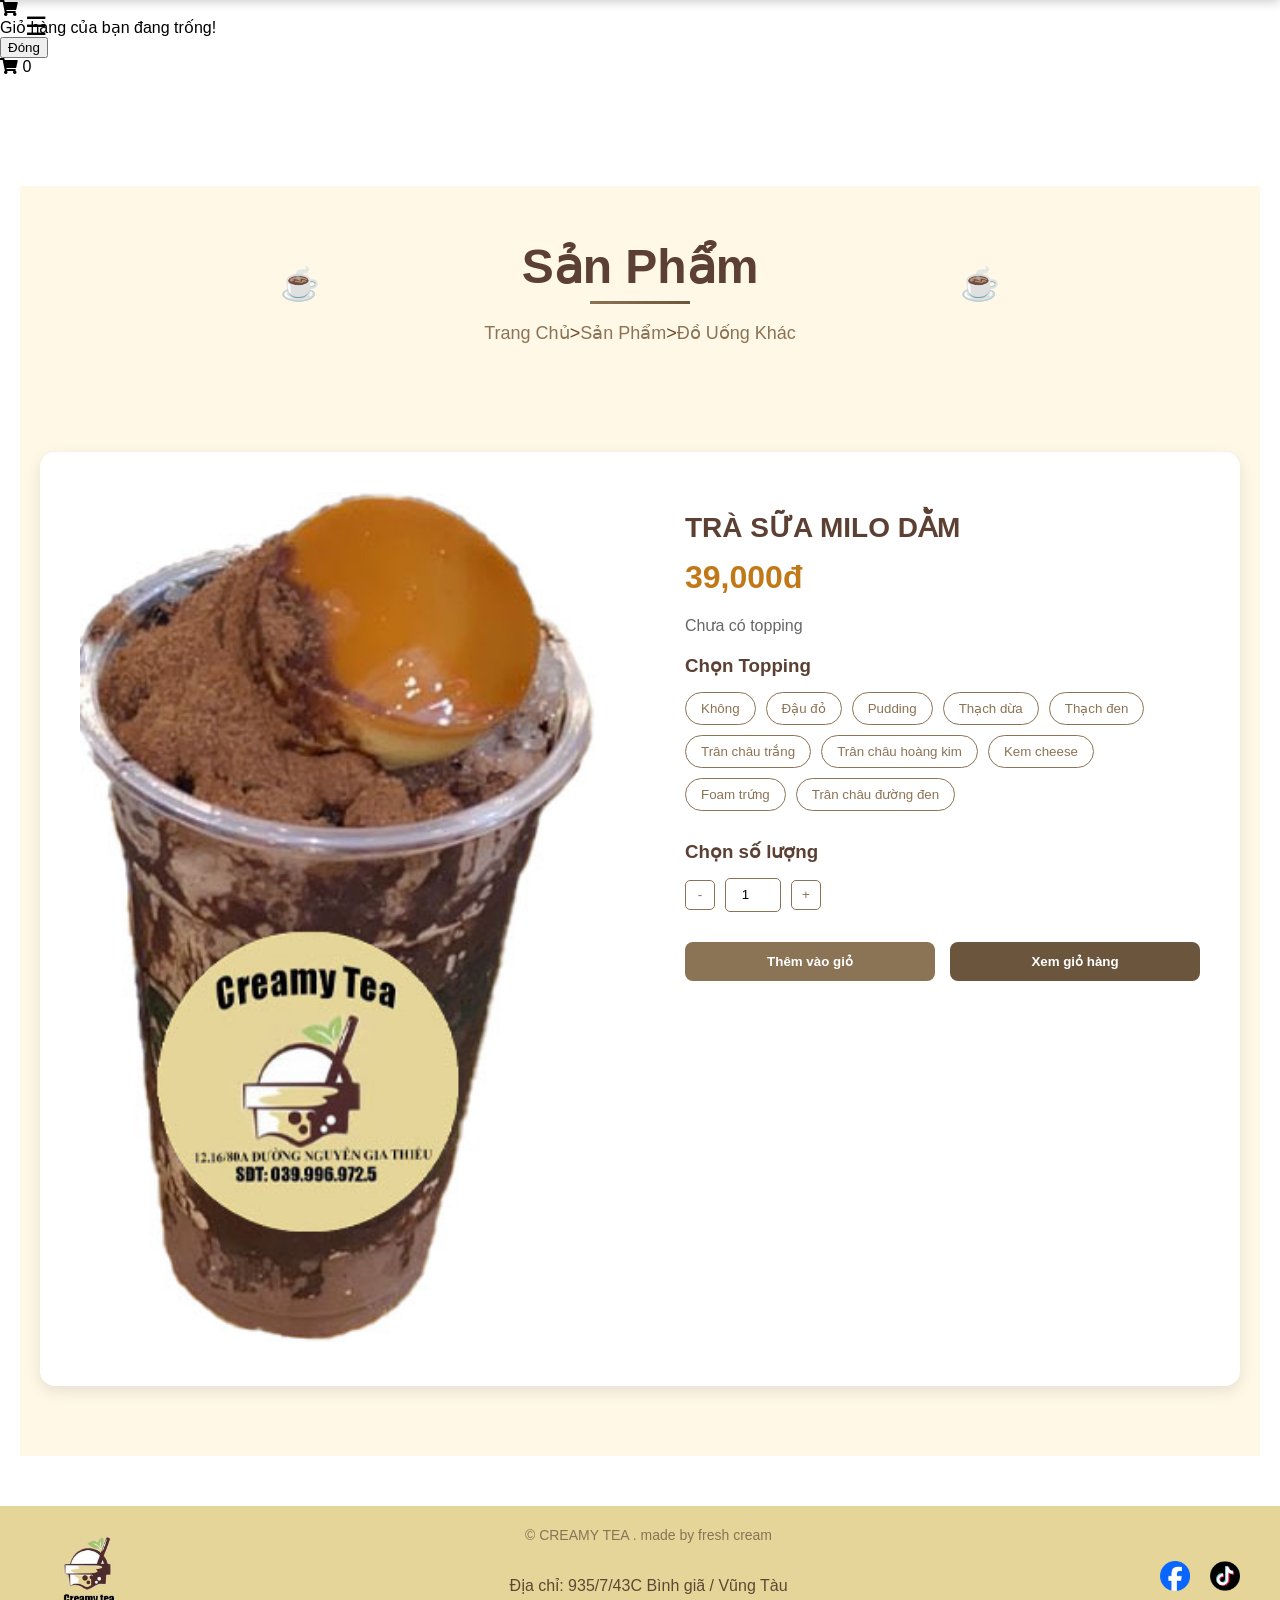
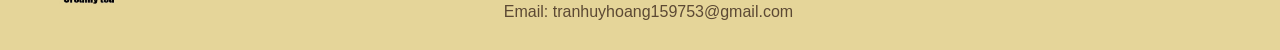
<file: milodam.html>
<!DOCTYPE html>
<html lang="vi">
<head>
    <meta charset="UTF-8">
    <meta name="viewport" content="width=device-width, initial-scale=1.0">
    <title>Chi tiết sản phẩm - Creamy Tea</title>
    <link rel="stylesheet" href="Styles/trasuakemdau.css">
    <link rel="stylesheet" href="https://cdnjs.cloudflare.com/ajax/libs/font-awesome/5.15.4/css/all.min.css">
</head>
<body>
<div class="tong">
    <!-- Thêm icon giỏ hàng vào đây -->
    <div class="notification-modal" id="notification-modal">
        <div class="modal-content">
            <div class="modal-icon">
                <i class="fas fa-shopping-cart"></i>
            </div>
            <div class="modal-text">Giỏ hàng của bạn đang trống!</div>
            <button class="modal-close">Đóng</button>
        </div>
    </div>
    <div class="cart-icon">
        <i class="fas fa-shopping-cart"></i>
        <span class="cart-count">0</span>
    </div>

    <div class="header">
        <div class="tren">
            <div class="iconcha">
                <div class="icon">☰</div>
            </div>
            <div class="menu">
                <nav>
                    <a href="index.html">Trang Chủ</a>
                    <a href="index2.html">Về Chúng Tôi</a>
                    <a href="menu.html">Menu</a>
                    <a href="tintuc.html">Tin Tức</a>
                    <a href="#">Liên hệ</a>
                </nav>
            </div>
        </div>
    </div>

    <div class="menu-container" style="background-color: #FFF8E7;">
        <div class="menu-header">
            <h1>Sản Phẩm</h1>
            <p><a href="index.html">Trang Chủ</a>><a href="menu.html">Sản Phẩm</a>><a href="others.html">Đồ Uống Khác</a></p>
        </div>

        <div class="product-container">
            <div class="product-image">
                <img src="images/do uong khac/milo giam.jpg" alt="Sản phẩm">
            </div>
            <div class="product-details">
                <h1 class="product-title">TRÀ SỮA MILO DẰM</h1>
                <div class="product-price">39,000đ</div>
                <p class="topping-note">Chưa có topping</p>
                
                <div class="topping-section">
                    <h3>Chọn Topping</h3>
                    <div class="topping-options">
                        <button class="topping-btn">Không</button>
                        <button class="topping-btn">Đậu đỏ</button>
                        <button class="topping-btn">Pudding</button>
                        <button class="topping-btn">Thạch dừa</button>
                        <button class="topping-btn">Thạch đen</button>
                        <button class="topping-btn">Trân châu trắng</button>
                        <button class="topping-btn">Trân châu hoàng kim</button>
                        <button class="topping-btn">Kem cheese</button>
                        <button class="topping-btn">Foam trứng</button>
                        <button class="topping-btn">Trân châu đường đen</button>
                    </div>
                </div>

                <div class="quantity-section">
                    <h3>Chọn số lượng</h3>
                    <div class="quantity-control">
                        <button class="quantity-btn minus">-</button>
                        <input type="number" value="1" min="1" class="quantity-input">
                        <button class="quantity-btn plus">+</button>
                    </div>
                </div>

                <div class="action-buttons">
                    <button class="add-to-cart">Thêm vào giỏ</button>
                    <button class="buy-now">Xem giỏ hàng</button>
                </div>
            </div>
        </div>
    </div>

    <div class="bottom">
        <div class="bottom-content">
            <div class="logo">
                <img src="Logo/logo.jpg" alt="Creamy Tea Logo">
            </div>
            <div class="info-container">
                <div class="copyright">
                    © CREAMY TEA . made by fresh cream
                </div>
                <div class="contact-info">
                    <p class="address">Địa chỉ: 935/7/43C Bình giã / Vũng Tàu</p>
                    <p class="email">Email: tranhuyhoang159753@gmail.com</p>
                </div>
            </div>
            <div class="social-icons">
                <a href="https://www.facebook.com/profile.php?id=100065041573512&locale=vi_VN">
                    <img src="images/facebook logos vector (AI, EPS, SVG, PDF, CDR) free download_preview_rev_1.png" alt="Facebook">
                </a>
                <a href="https://www.tiktok.com/@hoangtran.chm?lang=vi-VN">
                    <img src="images/Tik Tok Icon Circle PNG Transparent With Clear Background ID 473286 _ TopPNG_preview_rev_1.png" alt="TikTok">
                </a>
            </div>
        </div>
    </div>
</div>

<script>
    // Menu toggle
    document.querySelector('.icon').addEventListener('click', function() {
        document.querySelector('.menu').classList.toggle('active');
        this.classList.toggle('active');
        this.innerHTML = this.classList.contains('active') ? '✖' : '☰';
    });

    // Quantity control
    const quantityInput = document.querySelector('.quantity-input');
    let currentQuantity = 1;

    document.querySelector('.minus').addEventListener('click', () => {
        if (currentQuantity > 1) {
            currentQuantity--;
            quantityInput.value = currentQuantity;
        }
    });

    document.querySelector('.plus').addEventListener('click', () => {
        currentQuantity++;
        quantityInput.value = currentQuantity;
    });

    // Cập nhật khi người dùng nhập trực tiếp
    quantityInput.addEventListener('change', (e) => {
        let value = parseInt(e.target.value);
        if (value < 1) value = 1;
        currentQuantity = value;
        quantityInput.value = currentQuantity;
    });

    // Topping selection
    const toppingBtns = document.querySelectorAll('.topping-btn');
    toppingBtns.forEach(btn => {
        btn.addEventListener('click', () => {
            btn.classList.toggle('active');
        });
    });

    // Khởi tạo giỏ hàng từ localStorage hoặc tạo mới
    let cart = JSON.parse(localStorage.getItem('cart')) || [];

    // Cập nhật số lượng hiển thị trên icon giỏ hàng
    function updateCartIcon() {
        const cartCount = document.querySelector('.cart-count');
        const totalItems = cart.reduce((total, item) => total + item.quantity, 0);
        cartCount.textContent = totalItems;
    }

    // Xử lý thêm vào giỏ hàng
    document.querySelector('.add-to-cart').addEventListener('click', function(e) {
        // Lấy thông tin sản phẩm
        const product = {
            name: document.querySelector('.product-title').textContent,
            price: document.querySelector('.product-price').textContent,
            image: document.querySelector('.product-image img').src,
            quantity: currentQuantity,
            toppings: Array.from(document.querySelectorAll('.topping-btn.active'))
                         .map(btn => btn.textContent)
        };

        // Kiểm tra sản phẩm đã có trong giỏ hàng chưa
        const existingProductIndex = cart.findIndex(item => 
            item.name === product.name && 
            JSON.stringify(item.toppings) === JSON.stringify(product.toppings)
        );

        if (existingProductIndex !== -1) {
            cart[existingProductIndex].quantity += currentQuantity;
        } else {
            cart.push(product);
        }

        // Lưu giỏ hàng vào localStorage
        localStorage.setItem('cart', JSON.stringify(cart));

        // Tạo hiệu ứng bay vào giỏ
        for(let i = 0; i < currentQuantity; i++) {
            setTimeout(() => {
                const flyingDot = document.createElement('div');
                flyingDot.className = 'flying-item';
                
                const buttonRect = this.getBoundingClientRect();
                flyingDot.style.left = buttonRect.left + 'px';
                flyingDot.style.top = buttonRect.top + 'px';
                
                document.body.appendChild(flyingDot);
                
                const cart = document.querySelector('.cart-icon');
                const cartRect = cart.getBoundingClientRect();
                
                setTimeout(() => {
                    flyingDot.style.left = cartRect.left + 'px';
                    flyingDot.style.top = cartRect.top + 'px';
                    flyingDot.style.opacity = '0';
                    flyingDot.style.transform = 'scale(0.3)';
                    
                    setTimeout(() => {
                        updateCartIcon();
                        document.body.removeChild(flyingDot);
                    }, 800);
                }, 0);
            }, i * 200);
        }
    });

    // Cập nhật số lượng ban đầu
    updateCartIcon();

    // Chuyển đến trang giỏ hàng khi click vào icon hoặc nút xem giỏ hàng
    // Hiển thị modal thông báo
    function showNotification() {
        const modal = document.getElementById('notification-modal');
        modal.style.display = 'flex';
    }
    
    // Đóng modal khi click nút đóng
    document.querySelector('.modal-close').addEventListener('click', () => {
        document.getElementById('notification-modal').style.display = 'none';
    });
    
    // Đóng modal khi click bên ngoài
    document.getElementById('notification-modal').addEventListener('click', (e) => {
        if (e.target === document.getElementById('notification-modal')) {
            document.getElementById('notification-modal').style.display = 'none';
        }
    });
    
    // Sửa lại event listener cho cart icon và nút xem giỏ hàng
    document.querySelector('.cart-icon').addEventListener('click', () => {
        const cartCount = document.querySelector('.cart-count');
        if (parseInt(cartCount.textContent) === 0) {
            showNotification();
            return;
        }
        window.location.href = 'cart.html';
    });
    
    document.querySelector('.buy-now').addEventListener('click', () => {
        const cartCount = document.querySelector('.cart-count');
        if (parseInt(cartCount.textContent) === 0) {
            showNotification();
            return;
        }
        window.location.href = 'cart.html';
    });
    
</script>
</body>
</html>
</file>
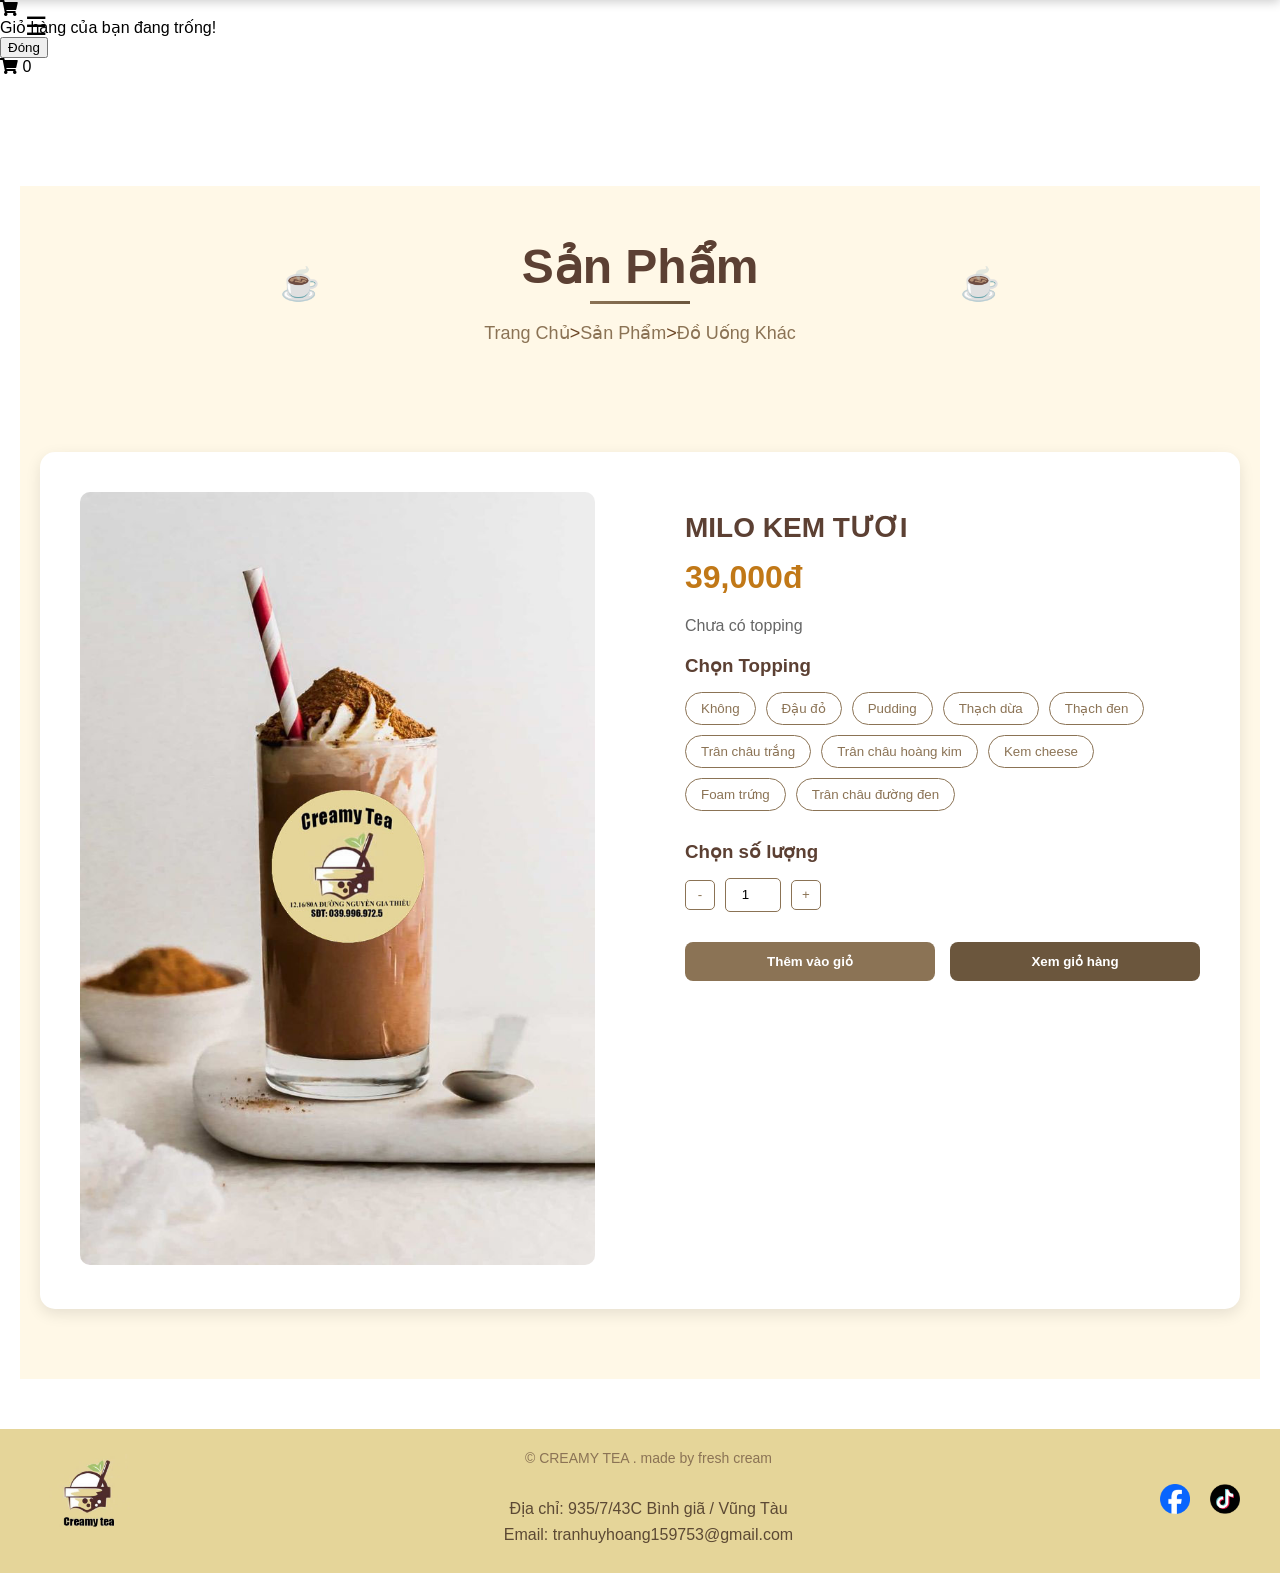
<file: milokemtuoi.html>
<!DOCTYPE html>
<html lang="vi">
<head>
    <meta charset="UTF-8">
    <meta name="viewport" content="width=device-width, initial-scale=1.0">
    <title>Chi tiết sản phẩm - Creamy Tea</title>
    <link rel="stylesheet" href="Styles/trasuakemdau.css">
    <link rel="stylesheet" href="https://cdnjs.cloudflare.com/ajax/libs/font-awesome/5.15.4/css/all.min.css">
</head>
<body>
<div class="tong">
    <!-- Thêm icon giỏ hàng vào đây -->
    <div class="notification-modal" id="notification-modal">
        <div class="modal-content">
            <div class="modal-icon">
                <i class="fas fa-shopping-cart"></i>
            </div>
            <div class="modal-text">Giỏ hàng của bạn đang trống!</div>
            <button class="modal-close">Đóng</button>
        </div>
    </div>
    <div class="cart-icon">
        <i class="fas fa-shopping-cart"></i>
        <span class="cart-count">0</span>
    </div>

    <div class="header">
        <div class="tren">
            <div class="iconcha">
                <div class="icon">☰</div>
            </div>
            <div class="menu">
                <nav>
                    <a href="index.html">Trang Chủ</a>
                    <a href="index2.html">Về Chúng Tôi</a>
                    <a href="menu.html">Menu</a>
                    <a href="tintuc.html">Tin Tức</a>
                    <a href="#">Liên hệ</a>
                </nav>
            </div>
        </div>
    </div>

    <div class="menu-container" style="background-color: #FFF8E7;">
        <div class="menu-header">
            <h1>Sản Phẩm</h1>
            <p><a href="index.html">Trang Chủ</a>><a href="menu.html">Sản Phẩm</a>><a href="others.html">Đồ Uống Khác</a></p>
        </div>

        <div class="product-container">
            <div class="product-image">
                <img src="images/do uong khac/milo kem tuoi.jpg" alt="Sản phẩm">
            </div>
            <div class="product-details">
                <h1 class="product-title">MILO KEM TƯƠI</h1>
                <div class="product-price">39,000đ</div>
                <p class="topping-note">Chưa có topping</p>
                
                <div class="topping-section">
                    <h3>Chọn Topping</h3>
                    <div class="topping-options">
                        <button class="topping-btn">Không</button>
                        <button class="topping-btn">Đậu đỏ</button>
                        <button class="topping-btn">Pudding</button>
                        <button class="topping-btn">Thạch dừa</button>
                        <button class="topping-btn">Thạch đen</button>
                        <button class="topping-btn">Trân châu trắng</button>
                        <button class="topping-btn">Trân châu hoàng kim</button>
                        <button class="topping-btn">Kem cheese</button>
                        <button class="topping-btn">Foam trứng</button>
                        <button class="topping-btn">Trân châu đường đen</button>
                    </div>
                </div>

                <div class="quantity-section">
                    <h3>Chọn số lượng</h3>
                    <div class="quantity-control">
                        <button class="quantity-btn minus">-</button>
                        <input type="number" value="1" min="1" class="quantity-input">
                        <button class="quantity-btn plus">+</button>
                    </div>
                </div>

                <div class="action-buttons">
                    <button class="add-to-cart">Thêm vào giỏ</button>
                    <button class="buy-now">Xem giỏ hàng</button>
                </div>
            </div>
        </div>
    </div>

    <div class="bottom">
        <div class="bottom-content">
            <div class="logo">
                <img src="Logo/logo.jpg" alt="Creamy Tea Logo">
            </div>
            <div class="info-container">
                <div class="copyright">
                    © CREAMY TEA . made by fresh cream
                </div>
                <div class="contact-info">
                    <p class="address">Địa chỉ: 935/7/43C Bình giã / Vũng Tàu</p>
                    <p class="email">Email: tranhuyhoang159753@gmail.com</p>
                </div>
            </div>
            <div class="social-icons">
                <a href="https://www.facebook.com/profile.php?id=100065041573512&locale=vi_VN">
                    <img src="images/facebook logos vector (AI, EPS, SVG, PDF, CDR) free download_preview_rev_1.png" alt="Facebook">
                </a>
                <a href="https://www.tiktok.com/@hoangtran.chm?lang=vi-VN">
                    <img src="images/Tik Tok Icon Circle PNG Transparent With Clear Background ID 473286 _ TopPNG_preview_rev_1.png" alt="TikTok">
                </a>
            </div>
        </div>
    </div>
</div>

<script>
    // Menu toggle
    document.querySelector('.icon').addEventListener('click', function() {
        document.querySelector('.menu').classList.toggle('active');
        this.classList.toggle('active');
        this.innerHTML = this.classList.contains('active') ? '✖' : '☰';
    });

    // Quantity control
    const quantityInput = document.querySelector('.quantity-input');
    let currentQuantity = 1;

    document.querySelector('.minus').addEventListener('click', () => {
        if (currentQuantity > 1) {
            currentQuantity--;
            quantityInput.value = currentQuantity;
        }
    });

    document.querySelector('.plus').addEventListener('click', () => {
        currentQuantity++;
        quantityInput.value = currentQuantity;
    });

    // Cập nhật khi người dùng nhập trực tiếp
    quantityInput.addEventListener('change', (e) => {
        let value = parseInt(e.target.value);
        if (value < 1) value = 1;
        currentQuantity = value;
        quantityInput.value = currentQuantity;
    });

    // Topping selection
    const toppingBtns = document.querySelectorAll('.topping-btn');
    toppingBtns.forEach(btn => {
        btn.addEventListener('click', () => {
            btn.classList.toggle('active');
        });
    });

    // Khởi tạo giỏ hàng từ localStorage hoặc tạo mới
    let cart = JSON.parse(localStorage.getItem('cart')) || [];

    // Cập nhật số lượng hiển thị trên icon giỏ hàng
    function updateCartIcon() {
        const cartCount = document.querySelector('.cart-count');
        const totalItems = cart.reduce((total, item) => total + item.quantity, 0);
        cartCount.textContent = totalItems;
    }

    // Xử lý thêm vào giỏ hàng
    document.querySelector('.add-to-cart').addEventListener('click', function(e) {
        // Lấy thông tin sản phẩm
        const product = {
            name: document.querySelector('.product-title').textContent,
            price: document.querySelector('.product-price').textContent,
            image: document.querySelector('.product-image img').src,
            quantity: currentQuantity,
            toppings: Array.from(document.querySelectorAll('.topping-btn.active'))
                         .map(btn => btn.textContent)
        };

        // Kiểm tra sản phẩm đã có trong giỏ hàng chưa
        const existingProductIndex = cart.findIndex(item => 
            item.name === product.name && 
            JSON.stringify(item.toppings) === JSON.stringify(product.toppings)
        );

        if (existingProductIndex !== -1) {
            cart[existingProductIndex].quantity += currentQuantity;
        } else {
            cart.push(product);
        }

        // Lưu giỏ hàng vào localStorage
        localStorage.setItem('cart', JSON.stringify(cart));

        // Tạo hiệu ứng bay vào giỏ
        for(let i = 0; i < currentQuantity; i++) {
            setTimeout(() => {
                const flyingDot = document.createElement('div');
                flyingDot.className = 'flying-item';
                
                const buttonRect = this.getBoundingClientRect();
                flyingDot.style.left = buttonRect.left + 'px';
                flyingDot.style.top = buttonRect.top + 'px';
                
                document.body.appendChild(flyingDot);
                
                const cart = document.querySelector('.cart-icon');
                const cartRect = cart.getBoundingClientRect();
                
                setTimeout(() => {
                    flyingDot.style.left = cartRect.left + 'px';
                    flyingDot.style.top = cartRect.top + 'px';
                    flyingDot.style.opacity = '0';
                    flyingDot.style.transform = 'scale(0.3)';
                    
                    setTimeout(() => {
                        updateCartIcon();
                        document.body.removeChild(flyingDot);
                    }, 800);
                }, 0);
            }, i * 200);
        }
    });

    // Cập nhật số lượng ban đầu
    updateCartIcon();

    // Chuyển đến trang giỏ hàng khi click vào icon hoặc nút xem giỏ hàng
    // Hiển thị modal thông báo
    function showNotification() {
        const modal = document.getElementById('notification-modal');
        modal.style.display = 'flex';
    }
    
    // Đóng modal khi click nút đóng
    document.querySelector('.modal-close').addEventListener('click', () => {
        document.getElementById('notification-modal').style.display = 'none';
    });
    
    // Đóng modal khi click bên ngoài
    document.getElementById('notification-modal').addEventListener('click', (e) => {
        if (e.target === document.getElementById('notification-modal')) {
            document.getElementById('notification-modal').style.display = 'none';
        }
    });
    
    // Sửa lại event listener cho cart icon và nút xem giỏ hàng
    document.querySelector('.cart-icon').addEventListener('click', () => {
        const cartCount = document.querySelector('.cart-count');
        if (parseInt(cartCount.textContent) === 0) {
            showNotification();
            return;
        }
        window.location.href = 'cart.html';
    });
    
    document.querySelector('.buy-now').addEventListener('click', () => {
        const cartCount = document.querySelector('.cart-count');
        if (parseInt(cartCount.textContent) === 0) {
            showNotification();
            return;
        }
        window.location.href = 'cart.html';
    });
    
</script>
</body>
</html>
</file>
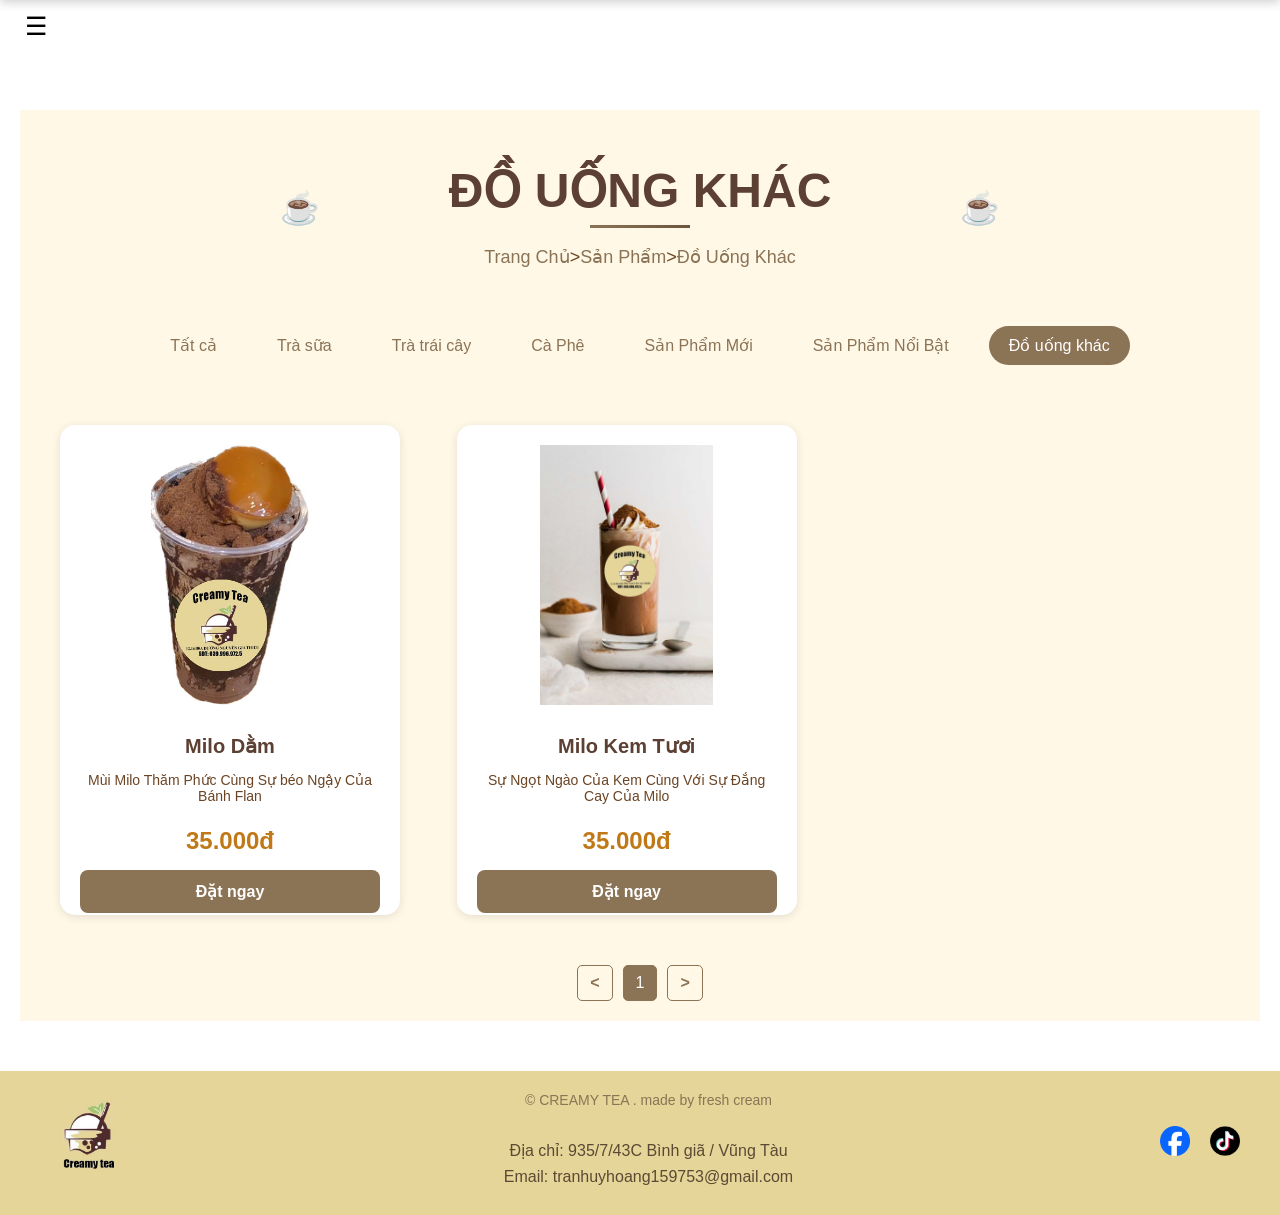
<file: others.html>
<!DOCTYPE html>
<html lang="vi">
<head>
    <meta charset="UTF-8">
    <meta name="viewport" content="width=device-width, initial-scale=1.0">
    <title>Menu - Creamy Tea</title>
    <link rel="stylesheet" href="Styles/milktea.css">
</head>
<body>
<div class="tong">
    <div class="header">
        <div class="tren">
            <div class="iconcha">
                <div class="icon">☰</div>
            </div>
            <div class="menu">
                <nav>
                    <a href="index.html">Trang Chủ</a>
                    <a href="index2.html">Về Chúng Tôi</a>
                    <a href="menu.html">Menu</a>
                    <a href="tintuc.html">Tin Tức</a>
                    <a href="#">Liên hệ</a>
                </nav>
            </div>
        </div>
    </div>

    <div class="menu-container" style="background-color: #FFF8E7;">
        <div class="menu-header">
            <h1>ĐỒ UỐNG KHÁC</h1>
                      <p><a href="index.html">Trang Chủ</a>><a href="menu.html">Sản Phẩm</a>><a href="others.html">Đồ Uống Khác</a></p>

            <p></p>
        </div>

        <div class="filter-container">
            <a href="menu.html"><button class="filter-btn">Tất cả</button></a>
            <a href="milk-tea.html"><button class="filter-btn">Trà sữa</button></a>
            <a href="fruit-tea.html"><button class="filter-btn">Trà trái cây</button></a>
            <a href="coffee.html"><button class="filter-btn">Cà Phê</button></a>
            <a href="sanphammoi.html"><button class="filter-btn">Sản Phẩm Mới</button></a>
            <a href="sanphamnoibat.html"><button class="filter-btn">Sản Phẩm Nổi Bật</button></a>
            <a href="others.html"><button class="filter-btn active">Đồ uống khác</button></a>
        </div>

        <div class="products-grid">
            <!-- Sản phẩm mẫu - có thể nhân bản và chỉnh sửa -->
         
            <div class="product-card">
                <a href="product-detail.html" class="product-link">
                    <img src="images/do uong khac/milo giam.jpg" alt="Trà sữa truyền thống">
                    <div class="product-info">
                        <h3>Milo Dằm</h3>
                        <p class="description">Mùi Milo Thăm Phức Cùng Sự béo Ngậy Của Bánh Flan</p>
                        <div class="price">35.000đ</div>
                        <button class="order-now">Đặt ngay</button>
                    </div>
                </a>
            </div>
            <div class="product-card">
                <a href="product-detail.html" class="product-link">
                    <img src="images/do uong khac/milo kem tuoi.jpg" alt="Trà sữa truyền thống">
                    <div class="product-info">
                        <h3>Milo Kem Tươi</h3>
                        <p class="description">Sự Ngọt Ngào Của Kem Cùng Với Sự Đắng Cay Của Milo</p>
                        <div class="price">35.000đ</div>
                        <button class="order-now">Đặt ngay</button>
                    </div>
                </a>
            </div>
          
            <!-- Thêm các sản phẩm khác tương tự -->
        </div>

        <!-- Thêm phan trang -->
        <div class="pagination">
            <a href="#" class="prev-page">&lt;</a>
            <div class="page-numbers">
                <a href="#" class="page active">1</a>
                <a href="#" class="page">2</a>
                <a href="#" class="page">3</a>
            </div>
            <a href="#" class="next-page">&gt;</a>
        </div>
    </div>

    <div class="bottom">
        <div class="bottom-content">
            <div class="logo">
                <img src="Logo/logo.jpg" alt="Creamy Tea Logo">
            </div>
            <div class="info-container">
                <div class="copyright">
                    © CREAMY TEA . made by fresh cream
                </div>
                <div class="contact-info">
                    <p class="address">Địa chỉ: 935/7/43C Bình giã / Vũng Tàu</p>
                    <p class="email">Email: tranhuyhoang159753@gmail.com</p>
                </div>
            </div>
            <div class="social-icons">
                <a href="https://www.facebook.com/profile.php?id=100065041573512&locale=vi_VN">
                    <img src="images/facebook logos vector (AI, EPS, SVG, PDF, CDR) free download_preview_rev_1.png" alt="Facebook">
                </a>
                <a href="https://www.tiktok.com/@hoangtran.chm?lang=vi-VN">
                    <img src="images/Tik Tok Icon Circle PNG Transparent With Clear Background ID 473286 _ TopPNG_preview_rev_1.png" alt="TikTok">
                </a>
            </div>
        </div>
    </div>
</div>

<script>
    document.querySelector('.icon').addEventListener('click', function() {
        document.querySelector('.menu').classList.toggle('active');
        this.classList.toggle('active');
        this.innerHTML = this.classList.contains('active') ? '✖' : '☰';
    });

    // Xử lý filter buttons
    const filterBtns = document.querySelectorAll('.filter-btn');
    filterBtns.forEach(btn => {
        btn.addEventListener('click', () => {
            filterBtns.forEach(b => b.classList.remove('active'));
            btn.classList.add('active');
            // Thêm logic lọc sản phẩm ở đây
        });
    });

    // Xử lý phân trang động
    const products = document.querySelectorAll('.product-card');
    let currentPage = 1;
    let itemsPerPage = 9; // Cố định số sản phẩm mỗi trang

    function showPage(page) {
        const start = (page - 1) * itemsPerPage;
        const end = start + itemsPerPage;

        products.forEach((product, index) => {
            if (index >= start && index < end) {
                product.style.display = 'block';
            } else {
                product.style.display = 'none';
            }
        });
    }

    function updatePagination() {
        const totalPages = Math.ceil(products.length / itemsPerPage);
        const pageNumbers = document.querySelector('.page-numbers');
        pageNumbers.innerHTML = '';
        
        for(let i = 1; i <= totalPages; i++) {
            const pageLink = document.createElement('a');
            pageLink.href = '#';
            pageLink.className = `page ${i === currentPage ? 'active' : ''}`;
            pageLink.textContent = i;
            pageLink.addEventListener('click', (e) => {
                e.preventDefault();
                currentPage = i;
                showPage(currentPage);
                updatePaginationUI();
            });
            pageNumbers.appendChild(pageLink);
        }
    }

    // Khởi tạo ban đầu
    updatePagination();
    showPage(1);

    // Xử lý nút Previous và Next
    document.querySelector('.prev-page').addEventListener('click', (e) => {
        e.preventDefault();
        if (currentPage > 1) {
            currentPage--;
            showPage(currentPage);
            updatePaginationUI();
        }
    });

    document.querySelector('.next-page').addEventListener('click', (e) => {
        e.preventDefault();
        const totalPages = Math.ceil(products.length / itemsPerPage);
        if (currentPage < totalPages) {
            currentPage++;
            showPage(currentPage);
            updatePaginationUI();
        }
    });

    function updatePaginationUI() {
        document.querySelectorAll('.pagination .page').forEach(pageBtn => {
            pageBtn.classList.remove('active');
            if (parseInt(pageBtn.textContent) === currentPage) {
                pageBtn.classList.add('active');
            }
        });
    }
</script>
</body>
</html>
</file>
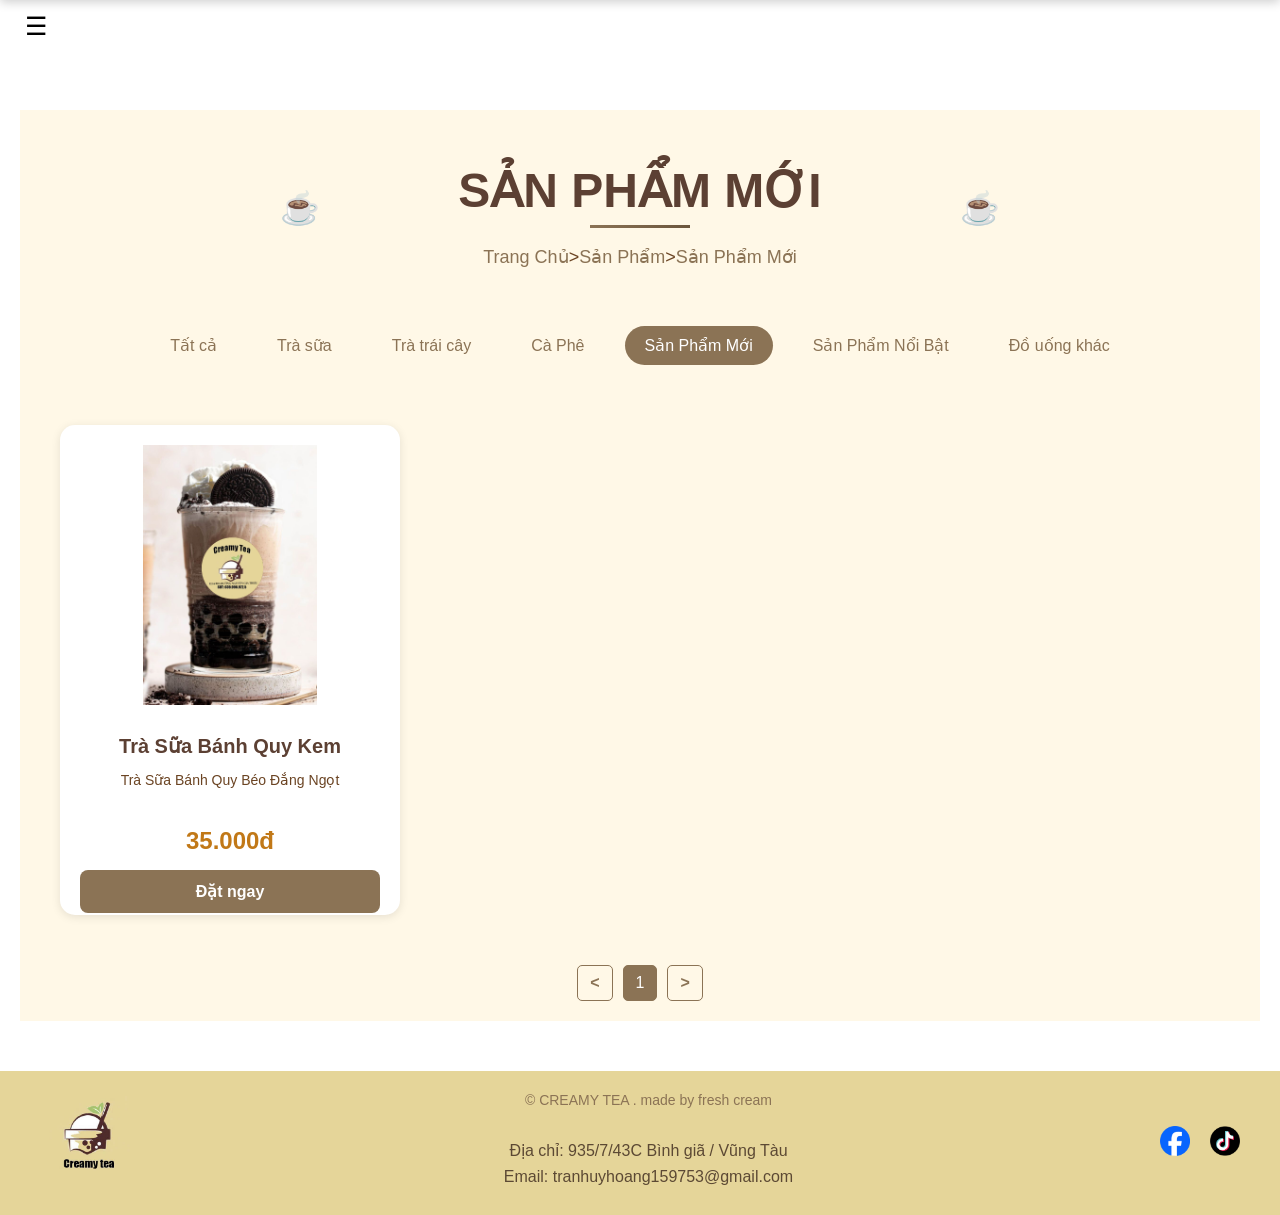
<file: sanphammoi.html>
<!DOCTYPE html>
<html lang="vi">
<head>
    <meta charset="UTF-8">
    <meta name="viewport" content="width=device-width, initial-scale=1.0">
    <title>Menu - Creamy Tea</title>
    <link rel="stylesheet" href="Styles/milktea.css">
</head>
<body>
<div class="tong">
    <div class="header">
        <div class="tren">
            <div class="iconcha">
                <div class="icon">☰</div>
            </div>
            <div class="menu">
                <nav>
                    <a href="index.html">Trang Chủ</a>
                    <a href="index2.html">Về Chúng Tôi</a>
                    <a href="menu.html">Menu</a>
                    <a href="tintuc.html">Tin Tức</a>
                    <a href="#">Liên hệ</a>
                </nav>
            </div>
        </div>
    </div>

    <div class="menu-container" style="background-color: #FFF8E7;">
        <div class="menu-header">
            <h1>SẢN PHẨM MỚI</h1>
            <p><a href="index.html">Trang Chủ</a>><a href="menu.html">Sản Phẩm</a>><a href="sanphammoi.html">Sản Phẩm Mới</a></p>

            <p></p>
        </div>

        <div class="filter-container">
            <a href="menu.html"><button class="filter-btn ">Tất cả</button></a>
            <a href="milk-tea.html"><button class="filter-btn">Trà sữa</button></a>
            <a href="fruit-tea.html"><button class="filter-btn">Trà trái cây</button></a>
            <a href="coffee.html"><button class="filter-btn">Cà Phê</button></a>
            <a href="sanphammoi.html"><button class="filter-btn active">Sản Phẩm Mới</button></a>
            <a href="sanphamnoibat.html"><button class="filter-btn">Sản Phẩm Nổi Bật</button></a>
            <a href="others.html"><button class="filter-btn">Đồ uống khác</button></a>
        </div>

        <div class="products-grid">
            <!-- Sản phẩm mẫu - có thể nhân bản và chỉnh sửa -->

            <div class="product-card">
                <a href="trasuakemdau.html" class="product-link">
                    <img src="images/Tra sua/3.jpg" alt="Trà sữa truyền thống">
                    <div class="product-info">
                        <h3>Trà Sữa Bánh Quy Kem </h3>
                        <p class="description">Trà Sữa Bánh Quy Béo Đắng Ngọt</p>
                        <div class="price">35.000đ</div>
                        <button class="order-now">Đặt ngay</button>
                    </div>
                </a>
            </div>
       
            <!-- Thêm các sản phẩm khác tương tự -->
        </div>

        <!-- Thêm phan trang -->
        <div class="pagination">
            <a href="#" class="prev-page">&lt;</a>
            <div class="page-numbers">
                <a href="#" class="page active">1</a>
                <a href="#" class="page">2</a>
                <a href="#" class="page">3</a>
            </div>
            <a href="#" class="next-page">&gt;</a>
        </div>
    </div>

    <div class="bottom">
        <div class="bottom-content">
            <div class="logo">
                <img src="Logo/logo.jpg" alt="Creamy Tea Logo">
            </div>
            <div class="info-container">
                <div class="copyright">
                    © CREAMY TEA . made by fresh cream
                </div>
                <div class="contact-info">
                    <p class="address">Địa chỉ: 935/7/43C Bình giã / Vũng Tàu</p>
                    <p class="email">Email: tranhuyhoang159753@gmail.com</p>
                </div>
            </div>
            <div class="social-icons">
                <a href="https://www.facebook.com/profile.php?id=100065041573512&locale=vi_VN">
                    <img src="images/facebook logos vector (AI, EPS, SVG, PDF, CDR) free download_preview_rev_1.png" alt="Facebook">
                </a>
                <a href="https://www.tiktok.com/@hoangtran.chm?lang=vi-VN">
                    <img src="images/Tik Tok Icon Circle PNG Transparent With Clear Background ID 473286 _ TopPNG_preview_rev_1.png" alt="TikTok">
                </a>
            </div>
        </div>
    </div>
</div>

<script>
    document.querySelector('.icon').addEventListener('click', function() {
        document.querySelector('.menu').classList.toggle('active');
        this.classList.toggle('active');
        this.innerHTML = this.classList.contains('active') ? '✖' : '☰';
    });

    // Xử lý filter buttons
    const filterBtns = document.querySelectorAll('.filter-btn');
    filterBtns.forEach(btn => {
        btn.addEventListener('click', () => {
            filterBtns.forEach(b => b.classList.remove('active'));
            btn.classList.add('active');
            // Thêm logic lọc sản phẩm ở đây
        });
    });

    // Xử lý phân trang động
    const products = document.querySelectorAll('.product-card');
    let currentPage = 1;
    let itemsPerPage = 9; // Cố định số sản phẩm mỗi trang

    function showPage(page) {
        const start = (page - 1) * itemsPerPage;
        const end = start + itemsPerPage;

        products.forEach((product, index) => {
            if (index >= start && index < end) {
                product.style.display = 'block';
            } else {
                product.style.display = 'none';
            }
        });
    }

    function updatePagination() {
        const totalPages = Math.ceil(products.length / itemsPerPage);
        const pageNumbers = document.querySelector('.page-numbers');
        pageNumbers.innerHTML = '';
        
        for(let i = 1; i <= totalPages; i++) {
            const pageLink = document.createElement('a');
            pageLink.href = '#';
            pageLink.className = `page ${i === currentPage ? 'active' : ''}`;
            pageLink.textContent = i;
            pageLink.addEventListener('click', (e) => {
                e.preventDefault();
                currentPage = i;
                showPage(currentPage);
                updatePaginationUI();
            });
            pageNumbers.appendChild(pageLink);
        }
    }

    // Khởi tạo ban đầu
    updatePagination();
    showPage(1);

    // Xử lý nút Previous và Next
    document.querySelector('.prev-page').addEventListener('click', (e) => {
        e.preventDefault();
        if (currentPage > 1) {
            currentPage--;
            showPage(currentPage);
            updatePaginationUI();
        }
    });

    document.querySelector('.next-page').addEventListener('click', (e) => {
        e.preventDefault();
        const totalPages = Math.ceil(products.length / itemsPerPage);
        if (currentPage < totalPages) {
            currentPage++;
            showPage(currentPage);
            updatePaginationUI();
        }
    });

    function updatePaginationUI() {
        document.querySelectorAll('.pagination .page').forEach(pageBtn => {
            pageBtn.classList.remove('active');
            if (parseInt(pageBtn.textContent) === currentPage) {
                pageBtn.classList.add('active');
            }
        });
    }
</script>
</body>
</html>
</file>
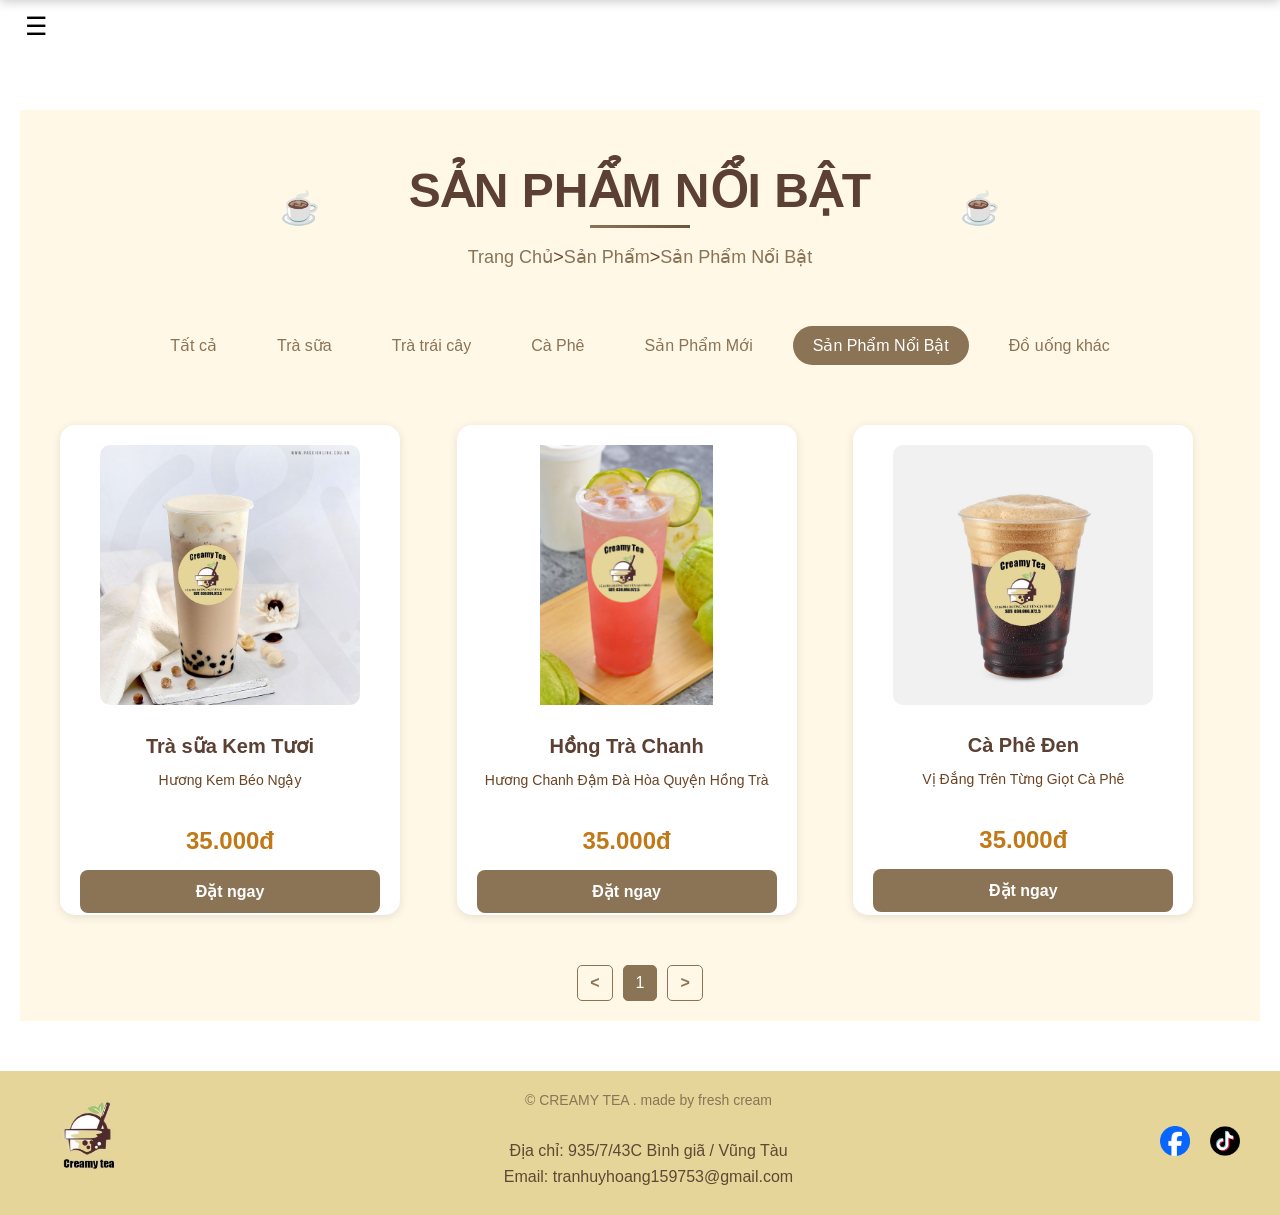
<file: sanphamnoibat.html>
<!DOCTYPE html>
<html lang="vi">
<head>
    <meta charset="UTF-8">
    <meta name="viewport" content="width=device-width, initial-scale=1.0">
    <title>Menu - Creamy Tea</title>
    <link rel="stylesheet" href="Styles/milktea.css">
</head>
<body>
<div class="tong">
    <div class="header">
        <div class="tren">
            <div class="iconcha">
                <div class="icon">☰</div>
            </div>
            <div class="menu">
                <nav>
                    <a href="index.html">Trang Chủ</a>
                    <a href="index2.html">Về Chúng Tôi</a>
                    <a href="menu.html">Menu</a>
                    <a href="tintuc.html">Tin Tức</a>
                    <a href="#">Liên hệ</a>
                </nav>
            </div>
        </div>
    </div>

    <div class="menu-container" style="background-color: #FFF8E7;">
        <div class="menu-header">
            <h1>SẢN PHẨM NỔI BẬT</h1>
            <p><a href="index.html">Trang Chủ</a>><a href="menu.html">Sản Phẩm</a>><a href="sanphamnoibat.html">Sản Phẩm Nổi Bật</a></p>

            <p></p>
        </div>

        <div class="filter-container">
            <a href="menu.html"><button class="filter-btn">Tất cả</button></a>
            <a href="milk-tea.html"><button class="filter-btn">Trà sữa</button></a>
            <a href="fruit-tea.html"><button class="filter-btn">Trà trái cây</button></a>
            <a href="coffee.html"><button class="filter-btn">Cà Phê</button></a>
            <a href="sanphammoi.html"><button class="filter-btn">Sản Phẩm Mới</button></a>
            <a href="sanphamnoibat.html"><button class="filter-btn active">Sản Phẩm Nổi Bật</button></a>
            <a href="others.html"><button class="filter-btn">Đồ uống khác</button></a>
        </div>

        <div class="products-grid">
            <!-- Sản phẩm mẫu - có thể nhân bản và chỉnh sửa -->
        
            <div class="product-card">
                <a href="trasuakemdau.html" class="product-link">
                    <img src="images/Tra sua/5.jpg" alt="Trà sữa truyền thống">
                    <div class="product-info">
                        <h3>Trà sữa Kem Tươi</h3>
                        <p class="description">Hương Kem Béo Ngậy</p>
                        <div class="price">35.000đ</div>
                        <button class="order-now">Đặt ngay</button>
                    </div>
                </a>
            </div>
            <div class="product-card">
                <a href="trasuakemdau.html" class="product-link">
                    <img src="images/tra trai cay/hong tra chanh.jpg" alt="Trà sữa truyền thống">
                    <div class="product-info">
                        <h3>Hồng Trà Chanh</h3>
                        <p class="description">Hương Chanh Đậm Đà Hòa Quyện Hồng Trà</p>
                        <div class="price">35.000đ</div>
                        <button class="order-now">Đặt ngay</button>
                    </div>
                </a>
            </div>
            <div class="product-card">
                <a href="trasuakemdau.html" class="product-link">
                    <img src="images/cafe/cafe den.jpg" alt="Trà sữa truyền thống">
                    <div class="product-info">
                        <h3>Cà Phê Đen</h3>
                        <p class="description">Vị Đắng Trên Từng Giọt Cà Phê</p>
                        <div class="price">35.000đ</div>
                        <button class="order-now">Đặt ngay</button>
                    </div>
                </a>
            </div>
        
            <!-- Thêm các sản phẩm khác tương tự -->
        </div>

        <!-- Thêm phan trang -->
        <div class="pagination">
            <a href="#" class="prev-page">&lt;</a>
            <div class="page-numbers">
                <a href="#" class="page active">1</a>
                <a href="#" class="page">2</a>
                <a href="#" class="page">3</a>
            </div>
            <a href="#" class="next-page">&gt;</a>
        </div>
    </div>

    <div class="bottom">
        <div class="bottom-content">
            <div class="logo">
                <img src="Logo/logo.jpg" alt="Creamy Tea Logo">
            </div>
            <div class="info-container">
                <div class="copyright">
                    © CREAMY TEA . made by fresh cream
                </div>
                <div class="contact-info">
                    <p class="address">Địa chỉ: 935/7/43C Bình giã / Vũng Tàu</p>
                    <p class="email">Email: tranhuyhoang159753@gmail.com</p>
                </div>
            </div>
            <div class="social-icons">
                <a href="https://www.facebook.com/profile.php?id=100065041573512&locale=vi_VN">
                    <img src="images/facebook logos vector (AI, EPS, SVG, PDF, CDR) free download_preview_rev_1.png" alt="Facebook">
                </a>
                <a href="https://www.tiktok.com/@hoangtran.chm?lang=vi-VN">
                    <img src="images/Tik Tok Icon Circle PNG Transparent With Clear Background ID 473286 _ TopPNG_preview_rev_1.png" alt="TikTok">
                </a>
            </div>
        </div>
    </div>
</div>

<script>
    document.querySelector('.icon').addEventListener('click', function() {
        document.querySelector('.menu').classList.toggle('active');
        this.classList.toggle('active');
        this.innerHTML = this.classList.contains('active') ? '✖' : '☰';
    });

    // Xử lý filter buttons
    const filterBtns = document.querySelectorAll('.filter-btn');
    filterBtns.forEach(btn => {
        btn.addEventListener('click', () => {
            filterBtns.forEach(b => b.classList.remove('active'));
            btn.classList.add('active');
            // Thêm logic lọc sản phẩm ở đây
        });
    });

    // Xử lý phân trang động
    const products = document.querySelectorAll('.product-card');
    let currentPage = 1;
    let itemsPerPage = 9; // Cố định số sản phẩm mỗi trang

    function showPage(page) {
        const start = (page - 1) * itemsPerPage;
        const end = start + itemsPerPage;

        products.forEach((product, index) => {
            if (index >= start && index < end) {
                product.style.display = 'block';
            } else {
                product.style.display = 'none';
            }
        });
    }

    function updatePagination() {
        const totalPages = Math.ceil(products.length / itemsPerPage);
        const pageNumbers = document.querySelector('.page-numbers');
        pageNumbers.innerHTML = '';
        
        for(let i = 1; i <= totalPages; i++) {
            const pageLink = document.createElement('a');
            pageLink.href = '#';
            pageLink.className = `page ${i === currentPage ? 'active' : ''}`;
            pageLink.textContent = i;
            pageLink.addEventListener('click', (e) => {
                e.preventDefault();
                currentPage = i;
                showPage(currentPage);
                updatePaginationUI();
            });
            pageNumbers.appendChild(pageLink);
        }
    }

    // Khởi tạo ban đầu
    updatePagination();
    showPage(1);

    // Xử lý nút Previous và Next
    document.querySelector('.prev-page').addEventListener('click', (e) => {
        e.preventDefault();
        if (currentPage > 1) {
            currentPage--;
            showPage(currentPage);
            updatePaginationUI();
        }
    });

    document.querySelector('.next-page').addEventListener('click', (e) => {
        e.preventDefault();
        const totalPages = Math.ceil(products.length / itemsPerPage);
        if (currentPage < totalPages) {
            currentPage++;
            showPage(currentPage);
            updatePaginationUI();
        }
    });

    function updatePaginationUI() {
        document.querySelectorAll('.pagination .page').forEach(pageBtn => {
            pageBtn.classList.remove('active');
            if (parseInt(pageBtn.textContent) === currentPage) {
                pageBtn.classList.add('active');
            }
        });
    }
</script>
</body>
</html>
</file>
<file: Styles/trasuakemdau.css>
.product-container {
    display: flex;
    max-width: 1200px;
    margin: 50px auto;
    padding: 20px;
    gap: 50px;
    background-color: white;
    border-radius: 15px;
    box-shadow: 0 5px 15px rgba(0,0,0,0.1);
}

.product-image {
    flex: 1;
    padding: 20px;
}

.product-image img {
    width: 100%;
    height: auto;
    border-radius: 10px;
}

.product-details {
    flex: 1;
    padding: 20px;
}

.product-title {
    color: #5C4033;
    font-size: 28px;
    margin-bottom: 15px;
}

.product-price {
    color: #C17817;
    font-size: 32px;
    font-weight: bold;
    margin-bottom: 20px;
}

.topping-note {
    color: #666;
    margin-bottom: 20px;
}

.topping-section, .quantity-section {
    margin-bottom: 30px;
}

.topping-section h3, .quantity-section h3 {
    color: #5C4033;
    margin-bottom: 15px;
}

.topping-options {
    display: flex;
    flex-wrap: wrap;
    gap: 10px;
}

.topping-btn {
    padding: 8px 15px;
    border: 1px solid #8B7355;
    border-radius: 20px;
    background: white;
    color: #8B7355;
    cursor: pointer;
    transition: all 0.3s ease;
}

.topping-btn:hover, .topping-btn.active {
    background: #8B7355;
    color: white;
}

.quantity-control {
    display: flex;
    align-items: center;
    gap: 10px;
}

.quantity-btn {
    width: 30px;
    height: 30px;
    border: 1px solid #8B7355;
    background: white;
    color: #8B7355;
    cursor: pointer;
    border-radius: 5px;
    transition: all 0.3s ease;
}

.quantity-btn:hover {
    background: #8B7355;
    color: white;
}

.quantity-input {
    width: 50px;
    height: 30px;
    text-align: center;
    border: 1px solid #8B7355;
    border-radius: 5px;
}

.action-buttons {
    display: flex;
    gap: 15px;
    margin-top: 30px;
}

.add-to-cart, .buy-now {
    flex: 1;
    padding: 12px 25px;
    border: none;
    border-radius: 8px;
    font-weight: bold;
    cursor: pointer;
    transition: all 0.3s ease;
}

.add-to-cart {
    background: #8B7355;
    color: white;
}

.buy-now {
    background: #6B563D;
    color: white;
}

.add-to-cart:hover, .buy-now:hover {
    transform: translateY(-2px);
    box-shadow: 0 5px 15px rgba(0,0,0,0.2);
}
.bottom {
    width: 100%;
    background-color: #e5d599;
    padding: 20px 0;
}

.bottom-content {
    display: flex;
    justify-content: space-between;
    align-items: center;
    max-width: 1200px;
    margin: 0 auto;
    padding: 0 20px;
}

.logo img {
    height: 100px;
}

.copyright {
    color: #8B7355;
    font-size: 14px;
}

.social-icons {
    display: flex;
    gap: 20px;
}

.social-icons img {
    width: 30px;
    height: 30px;
}

/* CSS Document */
body {
    font-family: Arial,sans-serif;
    margin: 0;
    padding: 0;
}

/* Menu styles */
.tong {
    width: 100%;
}

.tren {
    width: 100%;
    height: 60px;
    position: relative;
}

.menu {
    position: fixed;
    top: -60px;
    left: 0;
    width: 100%;
    height: 60px;
    background: linear-gradient(to right, #8B7355, #6B563D);
    transition: 0.5s ease;
    z-index: 999;
    display: flex;
    justify-content: center;
    align-items: center;
    box-shadow: 0 2px 10px rgba(0,0,0,0.2);
}

.menu.active {
    top: 0;
}

.menu nav {
    display: flex;
    gap: 50px;
}

.menu a {
    color: #ffffff;
    text-decoration: none;
    font-size: 18px;
    font-weight: 500;
    transition: 0.3s ease;
}

.menu a:hover {
    color: white;
    transform: scale(1.05);
}

.icon {
    font-size: 25px;
    cursor: pointer;
    padding: 10px;
    position: fixed;
    top: 2px;
    left: 15px;
    z-index: 1000;
    background: transparent;
    border-radius: 5px;
    color: black;
    transition: all 0.3s ease;
}

.icon.active {
    color: white;
}

/* About container styles */
.about-container {
    display: flex;
    max-width: 1200px;
    margin: 50px auto;
    padding: 20px;
    gap: 50px;
}

.about-left {
    flex: 1;
    display: flex;
    flex-direction: column;
    align-items: center;
    gap: 30px;
}

.brand-logo img {
    width: 150px;
    height: auto;
}

/* Brand showcase styles */
.brand-showcase {
    width: 100%;
    position: relative;
    overflow: hidden;
    border-radius: 8px;
    box-shadow: 0 4px 8px rgba(0,0,0,0.1);
}

.showcase-slides {
    display: flex;
    width: 300%;
    transition: transform 0.5s ease;
}

.showcase-slides img {
    width: 33.33%;
    height: 400px;
    object-fit: cover;
}

.showcase-prev, .showcase-next {
    position: absolute;
    top: 50%;
    transform: translateY(-50%);
    background: rgba(255,255,255,0.7);
    border: none;
    width: 40px;
    height: 40px;
    border-radius: 50%;
    cursor: pointer;
    font-size: 20px;
}

.showcase-prev { left: 10px; }
.showcase-next { right: 10px; }

/* About content styles */
.about-right {
    flex: 1;
    padding: 20px;
}

.about-title h1 {
    font-size: 36px;
    color: #1a1a1a;
    margin-bottom: 20px;
    border-left: 4px solid #8B7355;
    padding-left: 15px;
}

.about-subtitle {
    background-color: #f8f4f0;
    padding: 15px;
    border-radius: 5px;
    margin-bottom: 30px;
}

.about-description p {
    font-size: 16px;
    line-height: 1.8;
    color: #333;
    margin-bottom: 20px;
}

/* Vision section styles */
.vision-container {
    display: flex;
    max-width: 1200px;
    margin: 50px auto;
    padding: 20px;
    gap: 50px;
    background-color: #f8f4f0;
    border-radius: 8px;
}

.vision-left {
    flex: 1;
}

.vision-left h2 {
    font-size: 32px;
    color: #1a1a1a;
    margin-bottom: 20px;
    border-left: 4px solid #8B7355;
    padding-left: 15px;
}

.vision-content p {
    font-size: 16px;
    line-height: 1.8;
    color: #333;
    margin-bottom: 20px;
}

.vision-right {
    flex: 1;
    display: flex;
    align-items: center;
    justify-content: center;
}

.vision-right img {
    max-width: 100%;
    height: auto;
    transition: transform 0.5s ease;
}

.vision-right img:hover {
    transform: scale(1.05);
}

/* Bottom section styles */
.bottom {
    width: 100%;
    background-color: #e5d599;
    padding: 20px 0;
}

.bottom-content {
    display: flex;
    justify-content: space-between;
    align-items: center;
    max-width: 1200px;
    margin: 0 auto;
    padding: 0 20px;
}

.logo img {
    height: 100px;
}

.copyright {
    color: #8B7355;
    font-size: 14px;
}

.social-icons {
    display: flex;
    gap: 20px;
}

.social-icons img {
    width: 30px;
    height: 30px;
}

/* Animation styles */
.fade-in {
    opacity: 0;
    transform: translateY(50px);
    transition: all 1s ease;
}

.fade-in.active {
    opacity: 1;
    transform: translateY(0);
}

html {
    scroll-behavior: smooth;
}

/* Responsive styles */
@media screen and (max-width: 768px) {
    .about-container,
    .vision-container {
        flex-direction: column;
    }
    
    .menu nav {
        gap: 20px;
    }

    .menu a {
        font-size: 16px;
    }

    .bottom-content {
        flex-direction: column;
        text-align: center;
        gap: 20px;
    }
}

.values-section {
    max-width: 1200px;
    margin: 50px auto;
    padding: 40px 20px;
    text-align: center;
    background: linear-gradient(135deg, #fff8ef, #fff);
    border-radius: 15px;
    box-shadow: 0 10px 30px rgba(139, 115, 85, 0.1);
}

.values-section h2 {
    font-size: 36px;
    color: #8B7355;
    margin-bottom: 50px;
    position: relative;
    display: inline-block;
    text-transform: uppercase;
    letter-spacing: 2px;
}

.values-section h2:after {
    content: '';
    position: absolute;
    bottom: -15px;
    left: 50%;
    transform: translateX(-50%);
    width: 80px;
    height: 3px;
    background: linear-gradient(to right, #8B7355, #6B563D);
}

.values-grid {
    display: grid;
    grid-template-columns: repeat(3, 1fr);
    gap: 40px;
    margin-top: 50px;
}

.value-item {
    padding: 30px;
    background: #fff;
    border-radius: 15px;
    box-shadow: 0 5px 20px rgba(0,0,0,0.05);
    transition: all 0.4s ease;
    border: 1px solid rgba(139, 115, 85, 0.1);
    display: flex;
    flex-direction: column;
    align-items: center;
    min-height: 300px;
}

.value-item img {
    width: 100px;
    height: 100px;
    margin: 20px 0 30px;
    object-fit: contain;
    padding: 15px;
    background: rgba(139, 115, 85, 0.05);
    border-radius: 50%;
}

.value-item:hover img {
    transform: scale(1.1);
    background: rgba(139, 115, 85, 0.1);
}

.value-item:hover {
    transform: translateY(-10px);
    box-shadow: 0 15px 30px rgba(139, 115, 85, 0.2);
    border-color: #8B7355;
}

.value-item img {
    width: 90px;
    height: 90px;
    margin-bottom: 25px;
    filter: drop-shadow(0 5px 10px rgba(0,0,0,0.1));
    transition: transform 0.4s ease;
}

.value-item:hover img {
    transform: scale(1.1) rotate(5deg);
}

.value-item h3 {
    font-size: 24px;
    color: #8B7355;
    margin-bottom: 15px;
    font-weight: bold;
}

.value-item p {
    color: #666;
    line-height: 1.8;
    font-size: 16px;
}

@media screen and (max-width: 768px) {
    .values-grid {
        grid-template-columns: 1fr;
    }
}

.hero-section {
    position: relative;
    height: 400px;
    background-image: url('../images/image/3.jpg');
    background-size: cover;
    background-position: center;
    background-attachment: fixed;
    display: flex;
    align-items: center;
    justify-content: center;
    text-align: center;
    margin-bottom: 50px;
}

.hero-overlay {
    position: absolute;
    top: 0;
    left: 0;
    width: 100%;
    height: 100%;
    background: rgba(0, 0, 0, 0.5);
}

.hero-content {
    position: relative;
    z-index: 2;
    color: white;
    padding: 20px;
}

.hero-content h1 {
    font-size: 48px;
    margin-bottom: 20px;
    text-shadow: 2px 2px 4px rgba(0,0,0,0.5);
}

.hero-content p {
    font-size: 24px;
    text-shadow: 1px 1px 2px rgba(0,0,0,0.5);
}

@media screen and (max-width: 768px) {
    .hero-section {
        height: 300px;
    }
    
    .hero-content h1 {
        font-size: 36px;
    }
    
    .hero-content p {
        font-size: 18px;
    }
}
.contact-info {
    text-align: center;
    margin-top: 10px;
}

.contact-info p {
    margin: 8px 0;
    font-size: 16px;
    color: #5c4934;
    font-weight: 500;
    transition: all 0.3s ease;
}

.contact-info p:hover {
    color: #8B7355;
    transform: scale(1.02);
    text-shadow: 1px 1px 2px rgba(0,0,0,0.1);
}
.info-container {
    display: flex;
    flex-direction: column;
    align-items: center;
    gap: 15px;
}

/* Thêm background pattern cho menu-container */
.menu-container {
    max-width: 1200px;
    margin: 50px auto;
    padding: 20px;
}

.menu-header {
    text-align: center;
    margin-bottom: 40px;
     width: 100%;
    display: flex;
    flex-direction: column;
    align-items: center;
}

.menu-header h1 {
    font-size: 48px;
    color: #5C4033;
    margin-bottom: 10px;
    position: relative;
    display: inline-block;
}
.menu-header p {
    color: #6B4423;
    font-size: 14px;
}

.menu-header a {
    color: #8B7355;
    text-decoration: none;
    transition: color 0.3s ease;
}
.menu-header a:hover {
    color: #6B563D;
}


.menu-header:before,
.menu-header:after {
    content: '☕';
    position: absolute;
    font-size: 32px;
    color: #8B7355;
    top: 50%;
    transform: translateY(-50%);
}

.menu-header:before {
    left: -150px;
}

.menu-header:after {
    right: -150px;
}

.menu-header p {
    color: #6B4423;
    font-size: 18px;
}

.filter-container {
    display: flex;
    justify-content: center;
    gap: 20px;
    margin-bottom: 40px;
    flex-wrap: wrap;
}

.filter-btn {
    padding: 12px 25px;
    border: 2px solid #8B7355;
    border-radius: 25px;
    background: transparent;
    color: #8B7355;
    font-size: 16px;
    cursor: pointer;
    transition: all 0.3s ease;
}

.filter-btn a {
    color: #8B7355;
    text-decoration: none;
    transition: all 0.3s ease;
}

.filter-btn:hover,
.filter-btn.active {
    background: #8B7355;
    color: white;
}

.filter-btn:hover a,
.filter-btn.active a {
    color: white;
}


.products-grid {
    display: grid;
    grid-template-columns: repeat(auto-fill, minmax(280px, 1fr));
    gap: 30px;
    padding: 20px 0;
}

/* Hiệu ứng cho menu */
.menu a {
    position: relative;
    transition: color 0.3s ease;
}

.menu a::after {
    content: '';
    position: absolute;
    width: 0;
    height: 2px;
    bottom: -5px;
    left: 50%;
    background-color: #8B7355;
    transition: all 0.3s ease;
    transform: translateX(-50%);
}

.menu a:hover::after {
    width: 100%;
}

/* Hiệu ứng cho product cards */
.product-card {
    transition: transform 0.3s ease, box-shadow 0.3s ease;
}

.product-card:hover {
    transform: translateY(-5px);
    box-shadow: 0 5px 20px rgba(0,0,0,0.15);
}

.product-card img {
    transition: transform 0.5s ease;
}

.product-card:hover img {
    transform: scale(1.05);
}

/* Hiệu ứng cho buttons */
.filter-btn {
    transition: all 0.3s ease;
    position: relative;
    overflow: hidden;
}

.filter-btn::before {
    content: '';
    position: absolute;
    top: 0;
    left: -100%;
    width: 100%;
    height: 100%;
    background: rgba(139, 115, 85, 0.2);
    transition: all 0.5s ease;
}

.filter-btn:hover::before {
    left: 100%;
}

.order-now {
    transition: all 0.3s ease;
    position: relative;
    overflow: hidden;
}

.order-now:hover {
    transform: scale(1.05);
    box-shadow: 0 5px 15px rgba(0,0,0,0.1);
}

/* Hiệu ứng cho pagination */
.pagination a {
    transition: all 0.3s ease;
}

.pagination a:hover {
    transform: scale(1.1);
}

/* Animation khi load trang */
@keyframes fadeInUp {
    from {
        opacity: 0;
        transform: translateY(20px);
    }
    to {
        opacity: 1;
        transform: translateY(0);
    }
}

.product-card {
    animation: fadeInUp 0.6s ease backwards;
}

.product-card:nth-child(2) { animation-delay: 0.2s; }
.product-card:nth-child(3) { animation-delay: 0.3s; }
.product-card:nth-child(4) { animation-delay: 0.4s; }
.product-card:nth-child(5) { animation-delay: 0.5s; }
.product-card:nth-child(6) { animation-delay: 0.6s; }

/* Hiệu ứng cho menu icon */
.icon {
    transition: transform 0.3s ease;
}

.icon.active {
    transform: rotate(180deg);
}

@media screen and (max-width: 768px) {
    .menu-header h1 {
        font-size: 36px;
    }

    .filter-container {
        gap: 10px;
    }

    .filter-btn {
        padding: 10px 20px;
        font-size: 14px;
    }

    .products-grid {
        grid-template-columns: repeat(auto-fill, minmax(250px, 1fr));
        gap: 20px;
    }
}

/* Thêm hiệu ứng cho menu header */
.menu-header {
    position: relative;
    display: inline-block;
}

.menu-header:before,
.menu-header:after {
    content: '☕';
    position: absolute;
    font-size: 32px;
    color: #8B7355;
    top: 50%;
    transform: translateY(-50%);
}

.menu-header:before {
    left: 20%;
}

.menu-header:after {
    right: 20%;
}

/* Trang trí cho filter container */
.filter-container {
    display: flex;
    justify-content: center;
    gap: 20px;
    margin-bottom: 40px;
    flex-wrap: wrap;
}

.filter-container a {
    text-decoration: none;
    color: inherit;
}

.filter-container button {
    width: 100%;
    height: 100%;
    border: none;
    background: none;
    cursor: pointer;
    padding: 10px 20px;
    transition: all 0.3s ease;
}

.filter-container button:hover {
    background-color: #8B7355;
    color: white;
}

.filter-container button.active {
    background-color: #8B7355;
    color: white;
}

.products-grid {
    display: grid;
    grid-template-columns: repeat(auto-fill, minmax(280px, 1fr));
    gap: 30px;
    padding: 20px 0;
}

/* Thêm hiệu ứng cho product card */
.product-card {
    background: white;
    border-radius: 15px;
    padding: 20px;
    text-align: center;
    box-shadow: 0 2px 10px rgba(0,0,0,0.1);
    transition: all 0.3s ease;
    width: 300px;
    height: 450px;
    display: flex;
    flex-direction: column;
}

.product-card img {
    width: 260px;
    height: 260px;
    object-fit: contain; /* Thay đổi từ cover sang contain */
    border-radius: 10px;
    margin: 0 auto 15px;
}

.product-info {
    flex: 1;
    display: flex;
    flex-direction: column;
    justify-content: space-between;
    padding: 10px 0;
    margin-top: -20px;
}

.product-info h3 {
    color: #5C4033;
    font-size: 20px;
    margin-bottom: 0px;
}

.description {
    color: #6B4423;
    font-size: 14px;
    margin-bottom: 15px;
    height: 40px;
    overflow: hidden;
}

.price {
    color: #C17817;
    font-size: 24px;
    font-weight: bold;
    margin-bottom: 15px;
}

.order-now {
    width: 100%;
    padding: 12px 0;
    background-color: #8B7355;
    color: white;
    border: none;
    border-radius: 8px;
    font-size: 16px;
    font-weight: bold;
    cursor: pointer;
    transition: all 0.3s ease;
}

.order-now:hover {
    background-color: #6B563D;
    transform: translateY(-2px);
}

@media screen and (max-width: 768px) {
    .menu-header h1 {
        font-size: 36px;
    }

    .filter-container {
        gap: 10px;
    }

    .filter-btn {
        padding: 10px 20px;
        font-size: 14px;
    }

    .products-grid {
        grid-template-columns: repeat(auto-fill, minmax(250px, 1fr));
        gap: 20px;
    }
}

/* Thêm hiệu ứng cho menu header */
.menu-header h1 {
    position: relative;
    display: inline-block;
}

.menu-header h1:after {
    content: '';
    position: absolute;
    bottom: -10px;
    left: 50%;
    transform: translateX(-50%);
    width: 100px;
    height: 3px;
    background: linear-gradient(to right, #8B7355, #6B563D);
}

/* Thêm hiệu ứng cho filter buttons */
.filter-btn {
    position: relative;
    overflow: hidden;
}

.filter-btn:before {
    content: '';
    position: absolute;
    top: 0;
    left: -100%;
    width: 100%;
    height: 100%;
    background: rgba(139, 115, 85, 0.2);
    transition: all 0.5s ease;
}

.filter-btn:hover:before {
    left: 100%;
}

/* Thêm hiệu ứng cho order now button */
.order-now {
    position: relative;
    overflow: hidden;
    z-index: 1;
}

.order-now:before {
    content: '';
    position: absolute;
    top: 0;
    left: 0;
    width: 0;
    height: 100%;
    background: linear-gradient(to right, #6B563D, #8B7355);
    transition: all 0.5s;
    z-index: -1;
}

.order-now:hover:before {
    width: 100%;
}

/* Thêm animation cho giá */
.price {
    position: relative;
    display: inline-block;
}

.price:before {
    content: '';
    position: absolute;
    bottom: -5px;
    left: 0;
    width: 0;
    height: 2px;
    background: #C17817;
    transition: width 0.3s ease;
}

.price:hover:before {
    width: 100%;
}

.pagination {
    display: flex;
    justify-content: center;
    align-items: center;
    margin: 30px 0;
    gap: 10px;
}

.pagination a {
    color: #8B7355;
    padding: 8px 16px;
    text-decoration: none;
    border: 1px solid #8B7355;
    border-radius: 4px;
    transition: all 0.3s ease;
}

.pagination a:hover {
    background-color: #8B7355;
    color: white;
}

.pagination .active {
    background-color: #8B7355;
    color: white;
}

.products-grid {
    display: grid;
    grid-template-columns: repeat(3, 1fr);
    gap: 30px;
    padding: 20px;
    max-width: 1200px;
    margin: 0 auto;
}

/* Hiển thị 6 sản phẩm mỗi trang */
.product-card:nth-child(n+7) {
    display: none;
}

/* Thêm style cho product link */
.product-link {
    text-decoration: none;
    color: inherit;
    display: block;
}

.product-link:hover {
    transform: translateY(-5px);
}

/* Chỉnh sửa lại product-card để phù hợp với link bọc ngoài */
.product-card {
    cursor: pointer;
    overflow: hidden;
}

/* Đảm bảo button vẫn có thể click được */
.order-now {
    position: relative;
    z-index: 2;
}

/* Thêm hiệu ứng hover cho toàn bộ card */
.product-card:hover {
    box-shadow: 0 15px 30px rgba(139, 115, 85, 0.2);
}
</file>
<file: Styles/milktea.css>
@charset "utf-8";
/* CSS Document */
body {
    font-family: Arial,sans-serif;
    margin: 0;
    padding: 0;
}

/* Menu styles */
.tong {
    width: 100%;
}

.tren {
    width: 100%;
    height: 60px;
    position: relative;
}

.menu {
    position: fixed;
    top: -60px;
    left: 0;
    width: 100%;
    height: 60px;
    background: linear-gradient(to right, #8B7355, #6B563D);
    transition: 0.5s ease;
    z-index: 999;
    display: flex;
    justify-content: center;
    align-items: center;
    box-shadow: 0 2px 10px rgba(0,0,0,0.2);
}

.menu.active {
    top: 0;
}

.menu nav {
    display: flex;
    gap: 50px;
}

.menu a {
    color: #ffffff;
    text-decoration: none;
    font-size: 18px;
    font-weight: 500;
    transition: 0.3s ease;
}

.menu a:hover {
    color: white;
    transform: scale(1.05);
}

.icon {
    font-size: 25px;
    cursor: pointer;
    padding: 10px;
    position: fixed;
    top: 2px;
    left: 15px;
    z-index: 1000;
    background: transparent;
    border-radius: 5px;
    color: black;
    transition: all 0.3s ease;
}

.icon.active {
    color: white;
}

/* About container styles */
.about-container {
    display: flex;
    max-width: 1200px;
    margin: 50px auto;
    padding: 20px;
    gap: 50px;
}

.about-left {
    flex: 1;
    display: flex;
    flex-direction: column;
    align-items: center;
    gap: 30px;
}

.brand-logo img {
    width: 150px;
    height: auto;
}

/* Brand showcase styles */
.brand-showcase {
    width: 100%;
    position: relative;
    overflow: hidden;
    border-radius: 8px;
    box-shadow: 0 4px 8px rgba(0,0,0,0.1);
}

.showcase-slides {
    display: flex;
    width: 300%;
    transition: transform 0.5s ease;
}

.showcase-slides img {
    width: 33.33%;
    height: 400px;
    object-fit: cover;
}

.showcase-prev, .showcase-next {
    position: absolute;
    top: 50%;
    transform: translateY(-50%);
    background: rgba(255,255,255,0.7);
    border: none;
    width: 40px;
    height: 40px;
    border-radius: 50%;
    cursor: pointer;
    font-size: 20px;
}

.showcase-prev { left: 10px; }
.showcase-next { right: 10px; }

/* About content styles */
.about-right {
    flex: 1;
    padding: 20px;
}

.about-title h1 {
    font-size: 36px;
    color: #1a1a1a;
    margin-bottom: 20px;
    border-left: 4px solid #8B7355;
    padding-left: 15px;
}

.about-subtitle {
    background-color: #f8f4f0;
    padding: 15px;
    border-radius: 5px;
    margin-bottom: 30px;
}

.about-description p {
    font-size: 16px;
    line-height: 1.8;
    color: #333;
    margin-bottom: 20px;
}

/* Vision section styles */
.vision-container {
    display: flex;
    max-width: 1200px;
    margin: 50px auto;
    padding: 20px;
    gap: 50px;
    background-color: #f8f4f0;
    border-radius: 8px;
}

.vision-left {
    flex: 1;
}

.vision-left h2 {
    font-size: 32px;
    color: #1a1a1a;
    margin-bottom: 20px;
    border-left: 4px solid #8B7355;
    padding-left: 15px;
}

.vision-content p {
    font-size: 16px;
    line-height: 1.8;
    color: #333;
    margin-bottom: 20px;
}

.vision-right {
    flex: 1;
    display: flex;
    align-items: center;
    justify-content: center;
}

.vision-right img {
    max-width: 100%;
    height: auto;
    transition: transform 0.5s ease;
}

.vision-right img:hover {
    transform: scale(1.05);
}

/* Bottom section styles */
.bottom {
    width: 100%;
    background-color: #e5d599;
    padding: 20px 0;
}

.bottom-content {
    display: flex;
    justify-content: space-between;
    align-items: center;
    max-width: 1200px;
    margin: 0 auto;
    padding: 0 20px;
}

.logo img {
    height: 100px;
}

.copyright {
    color: #8B7355;
    font-size: 14px;
}

.social-icons {
    display: flex;
    gap: 20px;
}

.social-icons img {
    width: 30px;
    height: 30px;
}

/* Animation styles */
.fade-in {
    opacity: 0;
    transform: translateY(50px);
    transition: all 1s ease;
}

.fade-in.active {
    opacity: 1;
    transform: translateY(0);
}

html {
    scroll-behavior: smooth;
}

/* Responsive styles */
@media screen and (max-width: 768px) {
    .about-container,
    .vision-container {
        flex-direction: column;
    }
    
    .menu nav {
        gap: 20px;
    }

    .menu a {
        font-size: 16px;
    }

    .bottom-content {
        flex-direction: column;
        text-align: center;
        gap: 20px;
    }
}

.values-section {
    max-width: 1200px;
    margin: 50px auto;
    padding: 40px 20px;
    text-align: center;
    background: linear-gradient(135deg, #fff8ef, #fff);
    border-radius: 15px;
    box-shadow: 0 10px 30px rgba(139, 115, 85, 0.1);
}

.values-section h2 {
    font-size: 36px;
    color: #8B7355;
    margin-bottom: 50px;
    position: relative;
    display: inline-block;
    text-transform: uppercase;
    letter-spacing: 2px;
}

.values-section h2:after {
    content: '';
    position: absolute;
    bottom: -15px;
    left: 50%;
    transform: translateX(-50%);
    width: 80px;
    height: 3px;
    background: linear-gradient(to right, #8B7355, #6B563D);
}

.values-grid {
    display: grid;
    grid-template-columns: repeat(3, 1fr);
    gap: 40px;
    margin-top: 50px;
}

.value-item {
    padding: 30px;
    background: #fff;
    border-radius: 15px;
    box-shadow: 0 5px 20px rgba(0,0,0,0.05);
    transition: all 0.4s ease;
    border: 1px solid rgba(139, 115, 85, 0.1);
    display: flex;
    flex-direction: column;
    align-items: center;
    min-height: 300px;
}

.value-item img {
    width: 100px;
    height: 100px;
    margin: 20px 0 30px;
    object-fit: contain;
    padding: 15px;
    background: rgba(139, 115, 85, 0.05);
    border-radius: 50%;
}

.value-item:hover img {
    transform: scale(1.1);
    background: rgba(139, 115, 85, 0.1);
}

.value-item:hover {
    transform: translateY(-10px);
    box-shadow: 0 15px 30px rgba(139, 115, 85, 0.2);
    border-color: #8B7355;
}

.value-item img {
    width: 90px;
    height: 90px;
    margin-bottom: 25px;
    filter: drop-shadow(0 5px 10px rgba(0,0,0,0.1));
    transition: transform 0.4s ease;
}

.value-item:hover img {
    transform: scale(1.1) rotate(5deg);
}

.value-item h3 {
    font-size: 24px;
    color: #8B7355;
    margin-bottom: 15px;
    font-weight: bold;
}

.value-item p {
    color: #666;
    line-height: 1.8;
    font-size: 16px;
}

@media screen and (max-width: 768px) {
    .values-grid {
        grid-template-columns: 1fr;
    }
}

.hero-section {
    position: relative;
    height: 400px;
    background-image: url('../images/image/3.jpg');
    background-size: cover;
    background-position: center;
    background-attachment: fixed;
    display: flex;
    align-items: center;
    justify-content: center;
    text-align: center;
    margin-bottom: 50px;
}

.hero-overlay {
    position: absolute;
    top: 0;
    left: 0;
    width: 100%;
    height: 100%;
    background: rgba(0, 0, 0, 0.5);
}

.hero-content {
    position: relative;
    z-index: 2;
    color: white;
    padding: 20px;
}

.hero-content h1 {
    font-size: 48px;
    margin-bottom: 20px;
    text-shadow: 2px 2px 4px rgba(0,0,0,0.5);
}

.hero-content p {
    font-size: 24px;
    text-shadow: 1px 1px 2px rgba(0,0,0,0.5);
}

@media screen and (max-width: 768px) {
    .hero-section {
        height: 300px;
    }
    
    .hero-content h1 {
        font-size: 36px;
    }
    
    .hero-content p {
        font-size: 18px;
    }
}
.contact-info {
    text-align: center;
    margin-top: 10px;
}

.contact-info p {
    margin: 8px 0;
    font-size: 16px;
    color: #5c4934;
    font-weight: 500;
    transition: all 0.3s ease;
}

.contact-info p:hover {
    color: #8B7355;
    transform: scale(1.02);
    text-shadow: 1px 1px 2px rgba(0,0,0,0.1);
}
.info-container {
    display: flex;
    flex-direction: column;
    align-items: center;
    gap: 15px;
}

/* Thêm background pattern cho menu-container */
.menu-container {
    max-width: 1200px;
    margin: 50px auto;
    padding: 20px;
}

.menu-header {
    text-align: center;
    margin-bottom: 40px;
     width: 100%;
    display: flex;
    flex-direction: column;
    align-items: center;
}

.menu-header h1 {
    font-size: 48px;
    color: #5C4033;
    margin-bottom: 10px;
    position: relative;
    display: inline-block;
}
.menu-header p {
    color: #6B4423;
    font-size: 14px;
}

.menu-header a {
    color: #8B7355;
    text-decoration: none;
    transition: color 0.3s ease;
}
.menu-header a:hover {
    color: #6B563D;
}


.menu-header:before,
.menu-header:after {
    content: '☕';
    position: absolute;
    font-size: 32px;
    color: #8B7355;
    top: 50%;
    transform: translateY(-50%);
}

.menu-header:before {
    left: -150px;
}

.menu-header:after {
    right: -150px;
}

.menu-header p {
    color: #6B4423;
    font-size: 18px;
}

.filter-container {
    display: flex;
    justify-content: center;
    gap: 20px;
    margin-bottom: 40px;
    flex-wrap: wrap;
}

.filter-btn {
    padding: 12px 25px;
    border: 2px solid #8B7355;
    border-radius: 25px;
    background: transparent;
    color: #8B7355;
    font-size: 16px;
    cursor: pointer;
    transition: all 0.3s ease;
}

.filter-btn a {
    color: #8B7355;
    text-decoration: none;
    transition: all 0.3s ease;
}

.filter-btn:hover,
.filter-btn.active {
    background: #8B7355;
    color: white;
}

.filter-btn:hover a,
.filter-btn.active a {
    color: white;
}


.products-grid {
    display: grid;
    grid-template-columns: repeat(auto-fill, minmax(280px, 1fr));
    gap: 30px;
    padding: 20px 0;
}

/* Hiệu ứng cho menu */
.menu a {
    position: relative;
    transition: color 0.3s ease;
}

.menu a::after {
    content: '';
    position: absolute;
    width: 0;
    height: 2px;
    bottom: -5px;
    left: 50%;
    background-color: #8B7355;
    transition: all 0.3s ease;
    transform: translateX(-50%);
}

.menu a:hover::after {
    width: 100%;
}

/* Hiệu ứng cho product cards */
.product-card {
    transition: transform 0.3s ease, box-shadow 0.3s ease;
}

.product-card:hover {
    transform: translateY(-5px);
    box-shadow: 0 5px 20px rgba(0,0,0,0.15);
}

.product-card img {
    transition: transform 0.5s ease;
}

.product-card:hover img {
    transform: scale(1.05);
}

/* Hiệu ứng cho buttons */
.filter-btn {
    transition: all 0.3s ease;
    position: relative;
    overflow: hidden;
}

.filter-btn::before {
    content: '';
    position: absolute;
    top: 0;
    left: -100%;
    width: 100%;
    height: 100%;
    background: rgba(139, 115, 85, 0.2);
    transition: all 0.5s ease;
}

.filter-btn:hover::before {
    left: 100%;
}

.order-now {
    transition: all 0.3s ease;
    position: relative;
    overflow: hidden;
}

.order-now:hover {
    transform: scale(1.05);
    box-shadow: 0 5px 15px rgba(0,0,0,0.1);
}

/* Hiệu ứng cho pagination */
.pagination a {
    transition: all 0.3s ease;
}

.pagination a:hover {
    transform: scale(1.1);
}

/* Animation khi load trang */
@keyframes fadeInUp {
    from {
        opacity: 0;
        transform: translateY(20px);
    }
    to {
        opacity: 1;
        transform: translateY(0);
    }
}

.product-card {
    animation: fadeInUp 0.6s ease backwards;
}

.product-card:nth-child(2) { animation-delay: 0.2s; }
.product-card:nth-child(3) { animation-delay: 0.3s; }
.product-card:nth-child(4) { animation-delay: 0.4s; }
.product-card:nth-child(5) { animation-delay: 0.5s; }
.product-card:nth-child(6) { animation-delay: 0.6s; }

/* Hiệu ứng cho menu icon */
.icon {
    transition: transform 0.3s ease;
}

.icon.active {
    transform: rotate(180deg);
}

@media screen and (max-width: 768px) {
    .menu-header h1 {
        font-size: 36px;
    }

    .filter-container {
        gap: 10px;
    }

    .filter-btn {
        padding: 10px 20px;
        font-size: 14px;
    }

    .products-grid {
        grid-template-columns: repeat(auto-fill, minmax(250px, 1fr));
        gap: 20px;
    }
}

/* Thêm hiệu ứng cho menu header */
.menu-header {
    position: relative;
    display: inline-block;
}

.menu-header:before,
.menu-header:after {
    content: '☕';
    position: absolute;
    font-size: 32px;
    color: #8B7355;
    top: 50%;
    transform: translateY(-50%);
}

.menu-header:before {
    left: 20%;
}

.menu-header:after {
    right: 20%;
}

/* Trang trí cho filter container */
.filter-container {
    display: flex;
    justify-content: center;
    gap: 20px;
    margin-bottom: 40px;
    flex-wrap: wrap;
}

.filter-container a {
    text-decoration: none;
    color: inherit;
}

.filter-container button {
    width: 100%;
    height: 100%;
    border: none;
    background: none;
    cursor: pointer;
    padding: 10px 20px;
    transition: all 0.3s ease;
}

.filter-container button:hover {
    background-color: #8B7355;
    color: white;
}

.filter-container button.active {
    background-color: #8B7355;
    color: white;
}

.products-grid {
    display: grid;
    grid-template-columns: repeat(auto-fill, minmax(280px, 1fr));
    gap: 30px;
    padding: 20px 0;
}

/* Thêm hiệu ứng cho product card */
.product-card {
    background: white;
    border-radius: 15px;
    padding: 20px;
    text-align: center;
    box-shadow: 0 2px 10px rgba(0,0,0,0.1);
    transition: all 0.3s ease;
    width: 300px;
    height: 450px;
    display: flex;
    flex-direction: column;
}

.product-card img {
    width: 260px;
    height: 260px;
    object-fit: contain; /* Thay đổi từ cover sang contain */
    border-radius: 10px;
    margin: 0 auto 15px;
}

.product-info {
    flex: 1;
    display: flex;
    flex-direction: column;
    justify-content: space-between;
    padding: 10px 0;
    margin-top: -20px;
}

.product-info h3 {
    color: #5C4033;
    font-size: 20px;
    margin-bottom: 0px;
}

.description {
    color: #6B4423;
    font-size: 14px;
    margin-bottom: 15px;
    height: 40px;
    overflow: hidden;
}

.price {
    color: #C17817;
    font-size: 24px;
    font-weight: bold;
    margin-bottom: 15px;
}

.order-now {
    width: 100%;
    padding: 12px 0;
    background-color: #8B7355;
    color: white;
    border: none;
    border-radius: 8px;
    font-size: 16px;
    font-weight: bold;
    cursor: pointer;
    transition: all 0.3s ease;
}

.order-now:hover {
    background-color: #6B563D;
    transform: translateY(-2px);
}

@media screen and (max-width: 768px) {
    .menu-header h1 {
        font-size: 36px;
    }

    .filter-container {
        gap: 10px;
    }

    .filter-btn {
        padding: 10px 20px;
        font-size: 14px;
    }

    .products-grid {
        grid-template-columns: repeat(auto-fill, minmax(250px, 1fr));
        gap: 20px;
    }
}

/* Thêm hiệu ứng cho menu header */
.menu-header h1 {
    position: relative;
    display: inline-block;
}

.menu-header h1:after {
    content: '';
    position: absolute;
    bottom: -10px;
    left: 50%;
    transform: translateX(-50%);
    width: 100px;
    height: 3px;
    background: linear-gradient(to right, #8B7355, #6B563D);
}

/* Thêm hiệu ứng cho filter buttons */
.filter-btn {
    position: relative;
    overflow: hidden;
}

.filter-btn:before {
    content: '';
    position: absolute;
    top: 0;
    left: -100%;
    width: 100%;
    height: 100%;
    background: rgba(139, 115, 85, 0.2);
    transition: all 0.5s ease;
}

.filter-btn:hover:before {
    left: 100%;
}

/* Thêm hiệu ứng cho order now button */
.order-now {
    position: relative;
    overflow: hidden;
    z-index: 1;
}

.order-now:before {
    content: '';
    position: absolute;
    top: 0;
    left: 0;
    width: 0;
    height: 100%;
    background: linear-gradient(to right, #6B563D, #8B7355);
    transition: all 0.5s;
    z-index: -1;
}

.order-now:hover:before {
    width: 100%;
}

/* Thêm animation cho giá */
.price {
    position: relative;
    display: inline-block;
}

.price:before {
    content: '';
    position: absolute;
    bottom: -5px;
    left: 0;
    width: 0;
    height: 2px;
    background: #C17817;
    transition: width 0.3s ease;
}

.price:hover:before {
    width: 100%;
}

.pagination {
    display: flex;
    justify-content: center;
    align-items: center;
    gap: 10px;
    margin-top: 30px;
}

.page-numbers {
    display: flex;
    gap: 5px;
}

.pagination a {
    padding: 8px 12px;
    border: 1px solid #8B7355;
    border-radius: 5px;
    color: #8B7355;
    text-decoration: none;
    transition: all 0.3s ease;
}

.pagination a:hover,
.pagination a.active {
    background-color: #8B7355;
    color: white;
}

.prev-page,
.next-page {
    font-weight: bold;
}

.products-grid {
    display: grid;
    grid-template-columns: repeat(3, 1fr);
    gap: 30px;
    padding: 20px;
    max-width: 1200px;
    margin: 0 auto;
}

/* Hiển thị 6 sản phẩm mỗi trang */
.product-card:nth-child(n+7) {
    display: none;
}

/* Thêm style cho product link */
.product-link {
    text-decoration: none;
    color: inherit;
    display: block;
}

.product-link:hover {
    transform: translateY(-5px);
}

/* Chỉnh sửa lại product-card để phù hợp với link bọc ngoài */
.product-card {
    cursor: pointer;
    overflow: hidden;
}

/* Đảm bảo button vẫn có thể click được */
.order-now {
    position: relative;
    z-index: 2;
}

/* Thêm hiệu ứng hover cho toàn bộ card */
.product-card:hover {
    box-shadow: 0 15px 30px rgba(139, 115, 85, 0.2);
}
</file>
<file: Styles/css3.css>
/* Reset & Base styles */
body {
    font-family: Arial,sans-serif;
    margin: 0;
    padding: 0;
}

.tong {
    width: 100%;
    min-height: 100vh;
    background-color: #fff;
}

/* Header & Menu styles */
.header {
    width: 100%;
    height: 60px;
    position: fixed;
    top: -60px;
    left: 0;
    background: linear-gradient(to right, #8B7355, #6B563D);
    transition: 0.5s ease;
    z-index: 999;
    box-shadow: 0 2px 10px rgba(0,0,0,0.2);
}

.menu {
    position: fixed;
    top: -60px;
    left: 0;
    width: 100%;
    height: 60px;
    background: linear-gradient(to right, #8B7355, #6B563D);
    transition: 0.5s ease;
    z-index: 999;
    display: flex;
    justify-content: center;
    align-items: center;
    box-shadow: 0 2px 10px rgba(0,0,0,0.2);
}

.menu.active {
    top: 0;
}

.menu nav {
    display: flex;
    gap: 50px;
}

.menu a {
    color: #ffffff;
    text-decoration: none;
    font-size: 18px;
    font-weight: 500;
    transition: 0.3s ease;
    position: relative;
}

.menu a:hover {
    color: white;
    transform: scale(1.05);
}

.menu a::after {
    content: '';
    position: absolute;
    width: 0;
    height: 2px;
    bottom: -5px;
    left: 50%;
    background-color: white;
    transition: all 0.3s ease;
    transform: translateX(-50%);
}

.menu a:hover::after {
    width: 100%;
}

.icon {
    font-size: 25px;
    cursor: pointer;
    padding: 10px;
    position: fixed;
    top: 2px;
    left: 12px;
    z-index: 1001;
    background: transparent;
    border-radius: 5px;
    color: black;
    transition: all 0.3s ease;
    display: flex;
    align-items: center;
    justify-content: center;
    width: 50px;
    height: 40px;
}

.icon.active {
    color: white;
    transform: rotate(90deg); /* Thay đổi từ 150deg thành 90deg để X quay đúng góc */
}

/* Hero Section */
.hero-section {
    height: 600px;
    background-image: url('../images/image/3.jpg');
    background-size: cover;
    background-position: center;
    background-attachment: fixed;
    position: relative;
    margin-top: 0;
}

.header {
    width: 100%;
    height: 60px;
    position: fixed;
    top: -60px;
    left: 0;
    background: linear-gradient(to right, #8B7355, #6B563D);
    transition: 0.5s ease;
    z-index: 999;
    box-shadow: 0 2px 10px rgba(0,0,0,0.2);
}

.hero-overlay {
    position: absolute;
    top: 0;
    left: 0;
    width: 100%;
    height: 100%;
    background: rgba(0,0,0,0.4);
}

.hero-content {
    position: relative;
    z-index: 2;
    height: 100%;
    display: flex;
    flex-direction: column;
    justify-content: center;
    align-items: center;
    color: white;
    text-align: center;
}

.hero-content h1 {
    font-size: 48px;
    margin-bottom: 20px;
    letter-spacing: 5px;
}

.hero-content p {
    font-size: 20px;
    letter-spacing: 2px;
}

/* About Container */
.about-container {
    max-width: 1200px;
    margin: 80px auto;
    padding: 0 20px;
    display: grid;
    grid-template-columns: 1fr 1fr;
    gap: 50px;
    align-items: center;
}

.about-left {
    position: relative;
}

.brand-logo img {
    width: 200px;
    margin-bottom: -120px;
}

.brand-showcase {
    width: 100%;
    overflow: hidden;
    position: relative;
    margin: 20px 0;
}

.showcase-slides {
    display: flex;
    width: 300%;  /* Để chứa 3 ảnh */
    transition: transform 0.5s ease;
}

.showcase-slides img {
    width: 33.33%;  /* Mỗi ảnh chiếm 1/3 tổng chiều rộng */
    height: 400px;  /* Chiều cao cố định */
    object-fit: cover;  /* Đảm bảo ảnh không bị méo */
    padding: 0 10px;  /* Tạo khoảng cách giữa các ảnh */
    box-sizing: border-box;
}

.showcase-prev, .showcase-next {
    position: absolute;
    top: 50%;
    transform: translateY(-50%);
    background: rgba(0, 0, 0, 0.5);
    color: white;
    border: none;
    padding: 10px 15px;
    cursor: pointer;
    z-index: 2;
}

.showcase-prev {
    left: 10px;
}

.showcase-next {
    right: 10px;
}

/* About Right Content */
.about-right {
    padding: 30px;
}

.about-title h1 {
    font-size: 36px;
    color: #333;
    margin-bottom: 20px;
    position: relative;
}

.about-title h1:after {
    content: '';
    position: absolute;
    bottom: -10px;
    left: 0;
    width: 60px;
    height: 3px;
    background: #8B7355;
}

.about-subtitle p {
    color: #666;
    font-size: 18px;
    margin-bottom: 30px;
    line-height: 1.6;
}

.about-description p {
    color: #666;
    line-height: 1.8;
    margin-bottom: 20px;
}

/* Vision Container */
.vision-container {
    background: #f9f9f9;
    padding: 80px 0;
    display: grid;
    grid-template-columns: 1fr 1fr;
    gap: 50px;
    max-width: 1200px;
    margin: 0 auto;
}

.vision-left {
    padding: 0 50px;
}

.vision-left h2 {
    font-size: 36px;
    color: #333;
    margin-bottom: 30px;
    position: relative;
}

.vision-left h2:after {
    content: '';
    position: absolute;
    bottom: -10px;
    left: 0;
    width: 60px;
    height: 3px;
    background: #8B7355;
}

.vision-content p {
    color: #666;
    line-height: 1.8;
    margin-bottom: 20px;
}

.vision-right img {
    width: 100%;
    border-radius: 10px;
}

/* Values Section */
.values-section {
    padding: 80px 0;
    max-width: 1200px;
    margin: 0 auto;
}

.values-section h2 {
    text-align: center;
    font-size: 36px;
    color: #333;
    margin-bottom: 50px;
    position: relative;
}

.values-section h2:after {
    content: '';
    position: absolute;
    bottom: -15px;
    left: 50%;
    transform: translateX(-50%);
    width: 60px;
    height: 3px;
    background: #8B7355;
}

.values-grid {
    display: grid;
    grid-template-columns: repeat(3, 1fr);
    gap: 30px;
    padding: 0 20px;
}

.value-item {
    text-align: center;
    padding: 30px;
    background: #fff;
    border-radius: 10px;
    box-shadow: 0 5px 15px rgba(0,0,0,0.1);
    transition: transform 0.3s ease;
}

.value-item:hover {
    transform: translateY(-10px);
}

.value-item img {
    width: 80px;
    margin-bottom: 20px;
}

.value-item h3 {
    color: #333;
    font-size: 24px;
    margin-bottom: 15px;
}

.value-item p {
    color: #666;
    line-height: 1.6;
}

/* Bottom Section */
.bottom {
    background: #e5d599;
    padding: 40px 0;
    color: white;
}

.bottom-content {
    max-width: 1200px;
    margin: 0 auto;
    display: grid;
    grid-template-columns: repeat(3, 1fr);
    gap: 30px;
    padding: 0 20px;
}

.bottom .logo img {
    height: 80px;
}

.info-container {
    text-align: center;
}

.copyright {
    margin-bottom: 15px;
}

.contact-info p {
    margin: 10px 0;
}

.social-icons {
    display: flex;
    justify-content: center;
    gap: 20px;
}

.social-icons img {
    width: 30px;
    transition: transform 0.3s ease;
}

.social-icons img:hover {
    transform: scale(1.1);
}

/* Responsive Design */
@media screen and (max-width: 768px) {
    .menu {
        display: none;
        width: 100%;
        position: fixed;
        top: -100%;
        left: 0;
        background: linear-gradient(to right, #8B7355, #6B563D);
        padding: 20px 0;
        transition: top 0.3s ease;
    }

    .menu.active {
        top: 60px;
        display: block;
    }

    .menu nav {
        flex-direction: column;
        align-items: center;
        gap: 20px;
    }

    .about-container,
    .vision-container,
    .values-grid,
    .bottom-content {
        grid-template-columns: 1fr;
    }

    .hero-content h1 {
        font-size: 36px;
    }
}

/* Animations */
.fade-in {
    opacity: 0;
    transform: translateY(30px);
    transition: all 0.8s cubic-bezier(0.4, 0, 0.2, 1);
}

.fade-in.visible {
    opacity: 1;
    transform: translateY(0);
}

/* Hiệu ứng cho các card sản phẩm */
.value-item {
    text-align: center;
    padding: 30px;
    background: #fff;
    border-radius: 10px;
    box-shadow: 0 5px 15px rgba(0,0,0,0.1);
    transition: transform 0.3s ease;
}

.value-item:hover {
    transform: translateY(-10px);
    box-shadow: 0 10px 20px rgba(0,0,0,0.1);
}

/* Hiệu ứng cho nút đặt hàng */
.order-now {
    position: relative;
}

.order-now::before {
    content: '';
    position: absolute;
    top: 0;
    left: -100%;
    width: 100%;
    height: 100%;
    background: rgba(255,255,255,0.2);
    transition: all 0.5s ease;
}

.order-now:hover::before {
    left: 100%;
}

/* Hiệu ứng cho ảnh sản phẩm */
.product-card img {
    position: relative;
}

.product-card:hover img {
    transform: scale(1.05);
}

/* Thêm JavaScript để kích hoạt hiệu ứng fade-in khi scroll */
</file>
<file: Styles/menu.css>
@charset "utf-8";
/* CSS Document */
body {
    font-family: Arial,sans-serif;
    margin: 0;
    padding: 0;
}

/* Menu styles */
.tong {
    width: 100%;
}

.tren {
    width: 100%;
    height: 60px;
    position: relative;
}

.menu {
    position: fixed;
    top: -60px;
    left: 0;
    width: 100%;
    height: 60px;
    background: linear-gradient(to right, #8B7355, #6B563D);
    transition: 0.5s ease;
    z-index: 999;
    display: flex;
    justify-content: center;
    align-items: center;
    box-shadow: 0 2px 10px rgba(0,0,0,0.2);
}

.menu.active {
    top: 0;
}

.menu nav {
    display: flex;
    gap: 50px;
}

.menu a {
    color: #ffffff;
    text-decoration: none;
    font-size: 18px;
    font-weight: 500;
    transition: 0.3s ease;
}

.menu a:hover {
    color: white;
    transform: scale(1.05);
}

.icon {
    font-size: 25px;
    cursor: pointer;
    padding: 10px;
    position: fixed;
    top: 2px;
    left: 15px;
    z-index: 1000;
    background: transparent;
    border-radius: 5px;
    color: black;
    transition: all 0.3s ease;
}

.icon.active {
    color: white;
}

/* About container styles */
.about-container {
    display: flex;
    max-width: 1200px;
    margin: 50px auto;
    padding: 20px;
    gap: 50px;
}

.about-left {
    flex: 1;
    display: flex;
    flex-direction: column;
    align-items: center;
    gap: 30px;
}

.brand-logo img {
    width: 150px;
    height: auto;
}

/* Brand showcase styles */
.brand-showcase {
    width: 100%;
    position: relative;
    overflow: hidden;
    border-radius: 8px;
    box-shadow: 0 4px 8px rgba(0,0,0,0.1);
}

.showcase-slides {
    display: flex;
    width: 300%;
    transition: transform 0.5s ease;
}

.showcase-slides img {
    width: 33.33%;
    height: 400px;
    object-fit: cover;
}

.showcase-prev, .showcase-next {
    position: absolute;
    top: 50%;
    transform: translateY(-50%);
    background: rgba(255,255,255,0.7);
    border: none;
    width: 40px;
    height: 40px;
    border-radius: 50%;
    cursor: pointer;
    font-size: 20px;
}

.showcase-prev { left: 10px; }
.showcase-next { right: 10px; }

/* About content styles */
.about-right {
    flex: 1;
    padding: 20px;
}

.about-title h1 {
    font-size: 36px;
    color: #1a1a1a;
    margin-bottom: 20px;
    border-left: 4px solid #8B7355;
    padding-left: 15px;
}

.about-subtitle {
    background-color: #f8f4f0;
    padding: 15px;
    border-radius: 5px;
    margin-bottom: 30px;
}

.about-description p {
    font-size: 16px;
    line-height: 1.8;
    color: #333;
    margin-bottom: 20px;
}

/* Vision section styles */
.vision-container {
    display: flex;
    max-width: 1200px;
    margin: 50px auto;
    padding: 20px;
    gap: 50px;
    background-color: #f8f4f0;
    border-radius: 8px;
}

.vision-left {
    flex: 1;
}

.vision-left h2 {
    font-size: 32px;
    color: #1a1a1a;
    margin-bottom: 20px;
    border-left: 4px solid #8B7355;
    padding-left: 15px;
}

.vision-content p {
    font-size: 16px;
    line-height: 1.8;
    color: #333;
    margin-bottom: 20px;
}

.vision-right {
    flex: 1;
    display: flex;
    align-items: center;
    justify-content: center;
}

.vision-right img {
    max-width: 100%;
    height: auto;
    transition: transform 0.5s ease;
}

.vision-right img:hover {
    transform: scale(1.05);
}

/* Bottom section styles */
.bottom {
    width: 100%;
    background-color: #e5d599;
    padding: 20px 0;
}

.bottom-content {
    display: flex;
    justify-content: space-between;
    align-items: center;
    max-width: 1200px;
    margin: 0 auto;
    padding: 0 20px;
}

.logo img {
    height: 100px;
}

.copyright {
    color: #8B7355;
    font-size: 14px;
}

.social-icons {
    display: flex;
    gap: 20px;
}

.social-icons img {
    width: 30px;
    height: 30px;
}

/* Animation styles */
.fade-in {
    opacity: 0;
    transform: translateY(50px);
    transition: all 1s ease;
}

.fade-in.active {
    opacity: 1;
    transform: translateY(0);
}

html {
    scroll-behavior: smooth;
}

/* Responsive styles */
@media screen and (max-width: 768px) {
    .about-container,
    .vision-container {
        flex-direction: column;
    }
    
    .menu nav {
        gap: 20px;
    }

    .menu a {
        font-size: 16px;
    }

    .bottom-content {
        flex-direction: column;
        text-align: center;
        gap: 20px;
    }
}

.values-section {
    max-width: 1200px;
    margin: 50px auto;
    padding: 40px 20px;
    text-align: center;
    background: linear-gradient(135deg, #fff8ef, #fff);
    border-radius: 15px;
    box-shadow: 0 10px 30px rgba(139, 115, 85, 0.1);
}

.values-section h2 {
    font-size: 36px;
    color: #8B7355;
    margin-bottom: 50px;
    position: relative;
    display: inline-block;
    text-transform: uppercase;
    letter-spacing: 2px;
}

.values-section h2:after {
    content: '';
    position: absolute;
    bottom: -15px;
    left: 50%;
    transform: translateX(-50%);
    width: 80px;
    height: 3px;
    background: linear-gradient(to right, #8B7355, #6B563D);
}

.values-grid {
    display: grid;
    grid-template-columns: repeat(3, 1fr);
    gap: 40px;
    margin-top: 50px;
}

.value-item {
    padding: 30px;
    background: #fff;
    border-radius: 15px;
    box-shadow: 0 5px 20px rgba(0,0,0,0.05);
    transition: all 0.4s ease;
    border: 1px solid rgba(139, 115, 85, 0.1);
    display: flex;
    flex-direction: column;
    align-items: center;
    min-height: 300px;
}

.value-item img {
    width: 100px;
    height: 100px;
    margin: 20px 0 30px;
    object-fit: contain;
    padding: 15px;
    background: rgba(139, 115, 85, 0.05);
    border-radius: 50%;
}

.value-item:hover img {
    transform: scale(1.1);
    background: rgba(139, 115, 85, 0.1);
}

.value-item:hover {
    transform: translateY(-10px);
    box-shadow: 0 15px 30px rgba(139, 115, 85, 0.2);
    border-color: #8B7355;
}

.value-item img {
    width: 90px;
    height: 90px;
    margin-bottom: 25px;
    filter: drop-shadow(0 5px 10px rgba(0,0,0,0.1));
    transition: transform 0.4s ease;
}

.value-item:hover img {
    transform: scale(1.1) rotate(5deg);
}

.value-item h3 {
    font-size: 24px;
    color: #8B7355;
    margin-bottom: 15px;
    font-weight: bold;
}

.value-item p {
    color: #666;
    line-height: 1.8;
    font-size: 16px;
}

@media screen and (max-width: 768px) {
    .values-grid {
        grid-template-columns: 1fr;
    }
}

.hero-section {
    position: relative;
    height: 400px;
    background-image: url('../images/image/3.jpg');
    background-size: cover;
    background-position: center;
    background-attachment: fixed;
    display: flex;
    align-items: center;
    justify-content: center;
    text-align: center;
    margin-bottom: 50px;
}

.hero-overlay {
    position: absolute;
    top: 0;
    left: 0;
    width: 100%;
    height: 100%;
    background: rgba(0, 0, 0, 0.5);
}

.hero-content {
    position: relative;
    z-index: 2;
    color: white;
    padding: 20px;
}

.hero-content h1 {
    font-size: 48px;
    margin-bottom: 20px;
    text-shadow: 2px 2px 4px rgba(0,0,0,0.5);
}

.hero-content p {
    font-size: 24px;
    text-shadow: 1px 1px 2px rgba(0,0,0,0.5);
}

@media screen and (max-width: 768px) {
    .hero-section {
        height: 300px;
    }
    
    .hero-content h1 {
        font-size: 36px;
    }
    
    .hero-content p {
        font-size: 18px;
    }
}
.contact-info {
    text-align: center;
    margin-top: 10px;
}

.contact-info p {
    margin: 8px 0;
    font-size: 16px;
    color: #5c4934;
    font-weight: 500;
    transition: all 0.3s ease;
}

.contact-info p:hover {
    color: #8B7355;
    transform: scale(1.02);
    text-shadow: 1px 1px 2px rgba(0,0,0,0.1);
}
.info-container {
    display: flex;
    flex-direction: column;
    align-items: center;
    gap: 15px;
}

/* Thêm background pattern cho menu-container */
.menu-container {
    max-width: 1200px;
    margin: 50px auto;
    padding: 20px;
}

.menu-header {
    text-align: center;
    margin-bottom: 40px;
     width: 100%;
    display: flex;
    flex-direction: column;
    align-items: center;
}

.menu-header h1 {
    font-size: 48px;
    color: #5C4033;
    margin-bottom: 10px;
    position: relative;
    display: inline-block;
}
.menu-header p {
    color: #6B4423;
    font-size: 14px;
}

.menu-header a {
    color: #8B7355;
    text-decoration: none;
    transition: color 0.3s ease;
}
.menu-header a:hover {
    color: #6B563D;
}


.menu-header:before,
.menu-header:after {
    content: '☕';
    position: absolute;
    font-size: 32px;
    color: #8B7355;
    top: 50%;
    transform: translateY(-50%);
}

.menu-header:before {
    left: -150px;
}

.menu-header:after {
    right: -150px;
}

.menu-header p {
    color: #6B4423;
    font-size: 18px;
}

.filter-container {
    display: flex;
    justify-content: center;
    gap: 20px;
    margin-bottom: 40px;
    flex-wrap: wrap;
}

.filter-btn {
    padding: 12px 25px;
    border: 2px solid #8B7355;
    border-radius: 25px;
    background: transparent;
    color: #8B7355;
    font-size: 16px;
    cursor: pointer;
    transition: all 0.3s ease;
}

.filter-btn a {
    color: #8B7355;
    text-decoration: none;
    transition: all 0.3s ease;
}

.filter-btn:hover,
.filter-btn.active {
    background: #8B7355;
    color: white;
}

.filter-btn:hover a,
.filter-btn.active a {
    color: white;
}


.products-grid {
    display: grid;
    grid-template-columns: repeat(auto-fill, minmax(280px, 1fr));
    gap: 30px;
    padding: 20px 0;
}

/* Hiệu ứng cho menu */
.menu a {
    position: relative;
    transition: color 0.3s ease;
}

.menu a::after {
    content: '';
    position: absolute;
    width: 0;
    height: 2px;
    bottom: -5px;
    left: 50%;
    background-color: #8B7355;
    transition: all 0.3s ease;
    transform: translateX(-50%);
}

.menu a:hover::after {
    width: 100%;
}

/* Hiệu ứng cho product cards */
.product-card {
    transition: transform 0.3s ease, box-shadow 0.3s ease;
}

.product-card:hover {
    transform: translateY(-5px);
    box-shadow: 0 5px 20px rgba(0,0,0,0.15);
}

.product-card img {
    transition: transform 0.5s ease;
}

.product-card:hover img {
    transform: scale(1.05);
}

/* Hiệu ứng cho buttons */
.filter-btn {
    transition: all 0.3s ease;
    position: relative;
    overflow: hidden;
}

.filter-btn::before {
    content: '';
    position: absolute;
    top: 0;
    left: -100%;
    width: 100%;
    height: 100%;
    background: rgba(139, 115, 85, 0.2);
    transition: all 0.5s ease;
}

.filter-btn:hover::before {
    left: 100%;
}

.order-now {
    transition: all 0.3s ease;
    position: relative;
    overflow: hidden;
}

.order-now:hover {
    transform: scale(1.05);
    box-shadow: 0 5px 15px rgba(0,0,0,0.1);
}

/* Hiệu ứng cho pagination */
.pagination a {
    transition: all 0.3s ease;
}

.pagination a:hover {
    transform: scale(1.1);
}

/* Animation khi load trang */
@keyframes fadeInUp {
    from {
        opacity: 0;
        transform: translateY(20px);
    }
    to {
        opacity: 1;
        transform: translateY(0);
    }
}

.product-card {
    animation: fadeInUp 0.6s ease backwards;
}

.product-card:nth-child(2) { animation-delay: 0.2s; }
.product-card:nth-child(3) { animation-delay: 0.3s; }
.product-card:nth-child(4) { animation-delay: 0.4s; }
.product-card:nth-child(5) { animation-delay: 0.5s; }
.product-card:nth-child(6) { animation-delay: 0.6s; }

/* Hiệu ứng cho menu icon */
.icon {
    transition: transform 0.3s ease;
}

.icon.active {
    transform: rotate(180deg);
}

@media screen and (max-width: 768px) {
    .menu-header h1 {
        font-size: 36px;
    }

    .filter-container {
        gap: 10px;
    }

    .filter-btn {
        padding: 10px 20px;
        font-size: 14px;
    }

    .products-grid {
        grid-template-columns: repeat(auto-fill, minmax(250px, 1fr));
        gap: 20px;
    }
}

/* Thêm hiệu ứng cho menu header */
.menu-header {
    position: relative;
    display: inline-block;
}

.menu-header:before,
.menu-header:after {
    content: '☕';
    position: absolute;
    font-size: 32px;
    color: #8B7355;
    top: 50%;
    transform: translateY(-50%);
}

.menu-header:before {
    left: 20%;
}

.menu-header:after {
    right: 20%;
}

/* Trang trí cho filter container */
.filter-container {
    display: flex;
    justify-content: center;
    gap: 20px;
    margin-bottom: 40px;
    flex-wrap: wrap;
}

.filter-container a {
    text-decoration: none;
    color: inherit;
}

.filter-container button {
    width: 100%;
    height: 100%;
    border: none;
    background: none;
    cursor: pointer;
    padding: 10px 20px;
    transition: all 0.3s ease;
}

.filter-container button:hover {
    background-color: #8B7355;
    color: white;
}

.filter-container button.active {
    background-color: #8B7355;
    color: white;
}

.products-grid {
    display: grid;
    grid-template-columns: repeat(auto-fill, minmax(280px, 1fr));
    gap: 30px;
    padding: 20px 0;
}

/* Thêm hiệu ứng cho product card */
.product-card {
    background: white;
    border-radius: 15px;
    padding: 20px;
    text-align: center;
    box-shadow: 0 2px 10px rgba(0,0,0,0.1);
    transition: all 0.3s ease;
    width: 300px;
    height: 450px;
    display: flex;
    flex-direction: column;
}

.product-card img {
    width: 260px;
    height: 260px;
    object-fit: contain; /* Thay đổi từ cover sang contain */
    border-radius: 10px;
    margin: 0 auto 15px;
}

.product-info {
    flex: 1;
    display: flex;
    flex-direction: column;
    justify-content: space-between;
    padding: 10px 0;
    margin-top: -20px;
}

.product-info h3 {
    color: #5C4033;
    font-size: 20px;
    margin-bottom: 0px;
}

.description {
    color: #6B4423;
    font-size: 14px;
    margin-bottom: 15px;
    height: 40px;
    overflow: hidden;
}

.price {
    color: #C17817;
    font-size: 24px;
    font-weight: bold;
    margin-bottom: 15px;
}

.order-now {
    width: 100%;
    padding: 12px 0;
    background-color: #8B7355;
    color: white;
    border: none;
    border-radius: 8px;
    font-size: 16px;
    font-weight: bold;
    cursor: pointer;
    transition: all 0.3s ease;
}

.order-now:hover {
    background-color: #6B563D;
    transform: translateY(-2px);
}

@media screen and (max-width: 768px) {
    .menu-header h1 {
        font-size: 36px;
    }

    .filter-container {
        gap: 10px;
    }

    .filter-btn {
        padding: 10px 20px;
        font-size: 14px;
    }

    .products-grid {
        grid-template-columns: repeat(auto-fill, minmax(250px, 1fr));
        gap: 20px;
    }
}

/* Thêm hiệu ứng cho menu header */
.menu-header h1 {
    position: relative;
    display: inline-block;
}

.menu-header h1:after {
    content: '';
    position: absolute;
    bottom: -10px;
    left: 50%;
    transform: translateX(-50%);
    width: 100px;
    height: 3px;
    background: linear-gradient(to right, #8B7355, #6B563D);
}

/* Thêm hiệu ứng cho filter buttons */
.filter-btn {
    position: relative;
    overflow: hidden;
}

.filter-btn:before {
    content: '';
    position: absolute;
    top: 0;
    left: -100%;
    width: 100%;
    height: 100%;
    background: rgba(139, 115, 85, 0.2);
    transition: all 0.5s ease;
}

.filter-btn:hover:before {
    left: 100%;
}

/* Thêm hiệu ứng cho order now button */
.order-now {
    position: relative;
    overflow: hidden;
    z-index: 1;
}

.order-now:before {
    content: '';
    position: absolute;
    top: 0;
    left: 0;
    width: 0;
    height: 100%;
    background: linear-gradient(to right, #6B563D, #8B7355);
    transition: all 0.5s;
    z-index: -1;
}

.order-now:hover:before {
    width: 100%;
}

/* Thêm animation cho giá */
.price {
    position: relative;
    display: inline-block;
}

.price:before {
    content: '';
    position: absolute;
    bottom: -5px;
    left: 0;
    width: 0;
    height: 2px;
    background: #C17817;
    transition: width 0.3s ease;
}

.price:hover:before {
    width: 100%;
}

.pagination {
    display: flex;
    justify-content: center;
    align-items: center;
    gap: 10px;
    margin-top: 30px;
}

.page-numbers {
    display: flex;
    gap: 5px;
}

.pagination a {
    padding: 8px 12px;
    border: 1px solid #8B7355;
    border-radius: 5px;
    color: #8B7355;
    text-decoration: none;
    transition: all 0.3s ease;
}

.pagination a:hover,
.pagination a.active {
    background-color: #8B7355;
    color: white;
}

.prev-page,
.next-page {
    font-weight: bold;
}

.products-grid {
    display: grid;
    grid-template-columns: repeat(3, 1fr);
    gap: 30px;
    padding: 20px;
    max-width: 1200px;
    margin: 0 auto;
}

/* Hiển thị 6 sản phẩm mỗi trang */
.product-card:nth-child(n+7) {
    display: none;
}

/* Thêm style cho product link */
.product-link {
    text-decoration: none;
    color: inherit;
    display: block;
}

.product-link:hover {
    transform: translateY(-5px);
}

/* Chỉnh sửa lại product-card để phù hợp với link bọc ngoài */
.product-card {
    cursor: pointer;
    overflow: hidden;
}

/* Đảm bảo button vẫn có thể click được */
.order-now {
    position: relative;
    z-index: 2;
}

/* Thêm hiệu ứng hover cho toàn bộ card */
.product-card:hover {
    box-shadow: 0 15px 30px rgba(139, 115, 85, 0.2);
}
</file>
